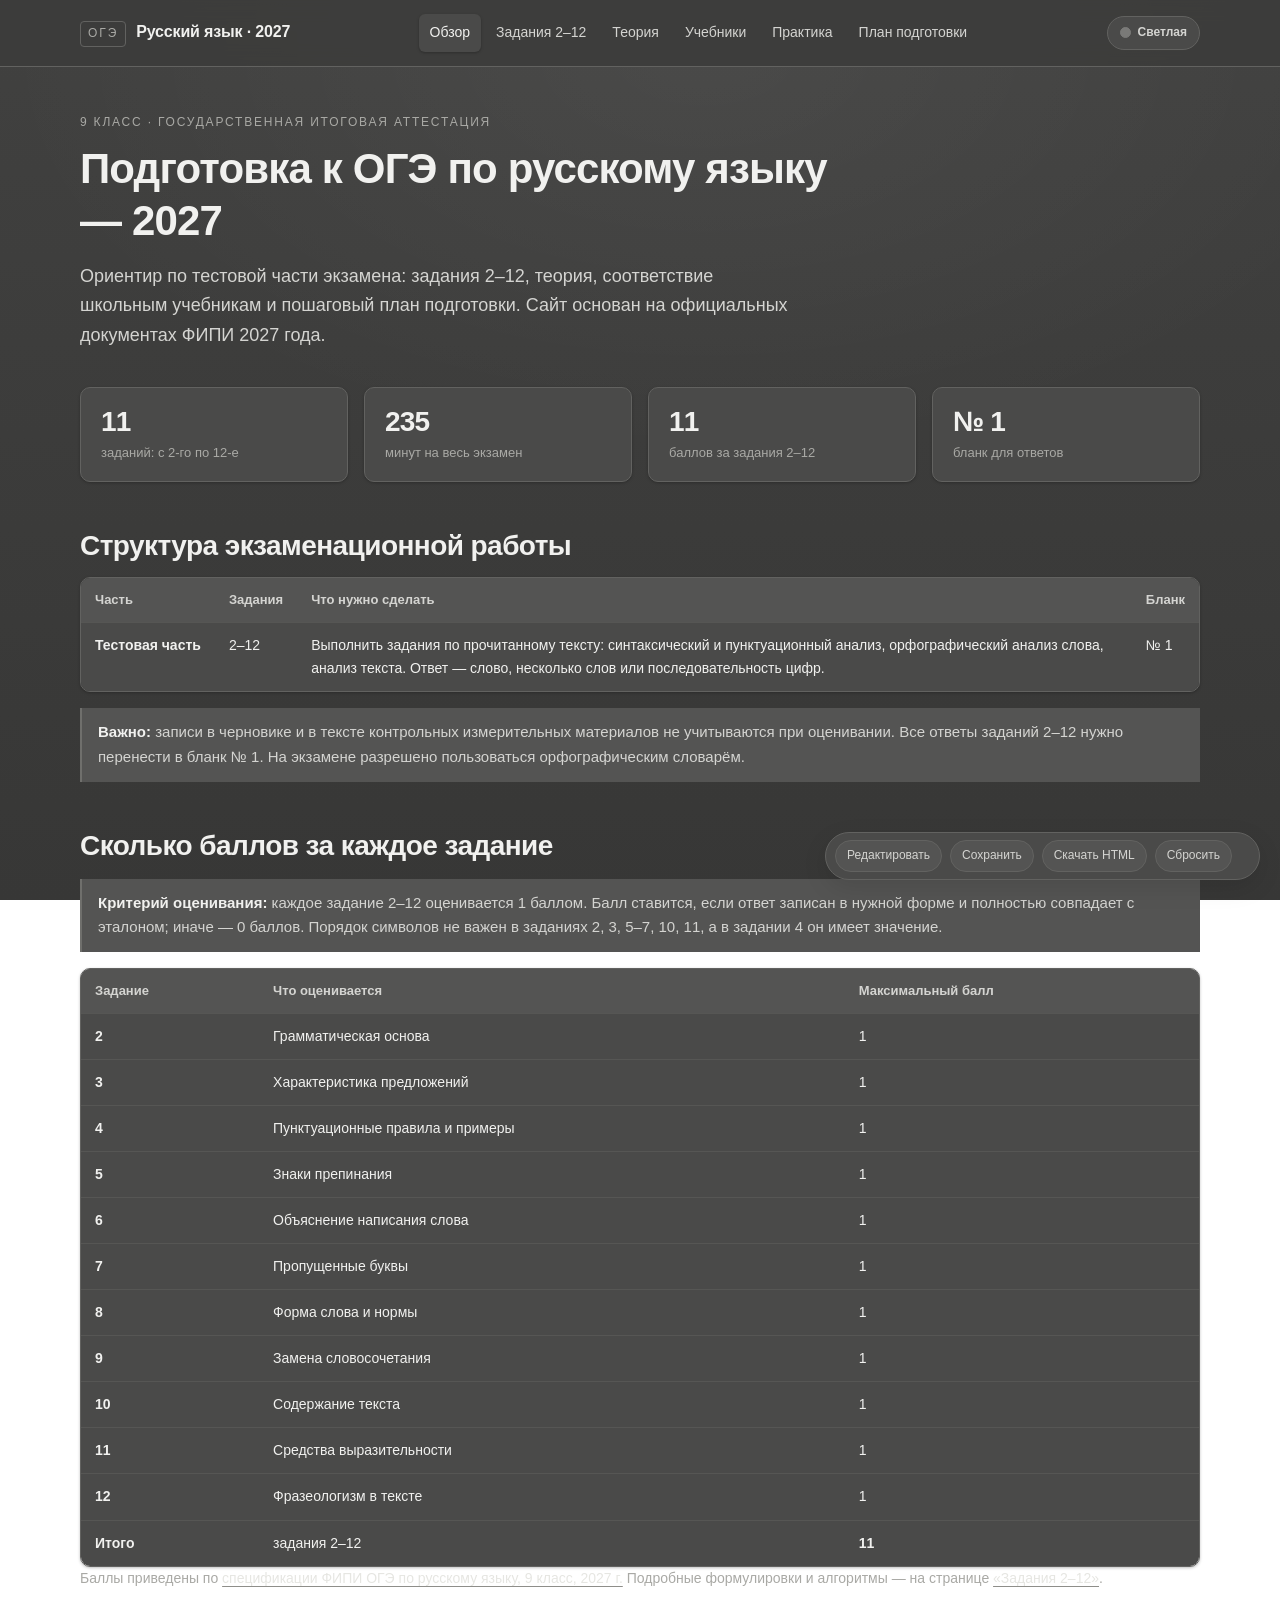
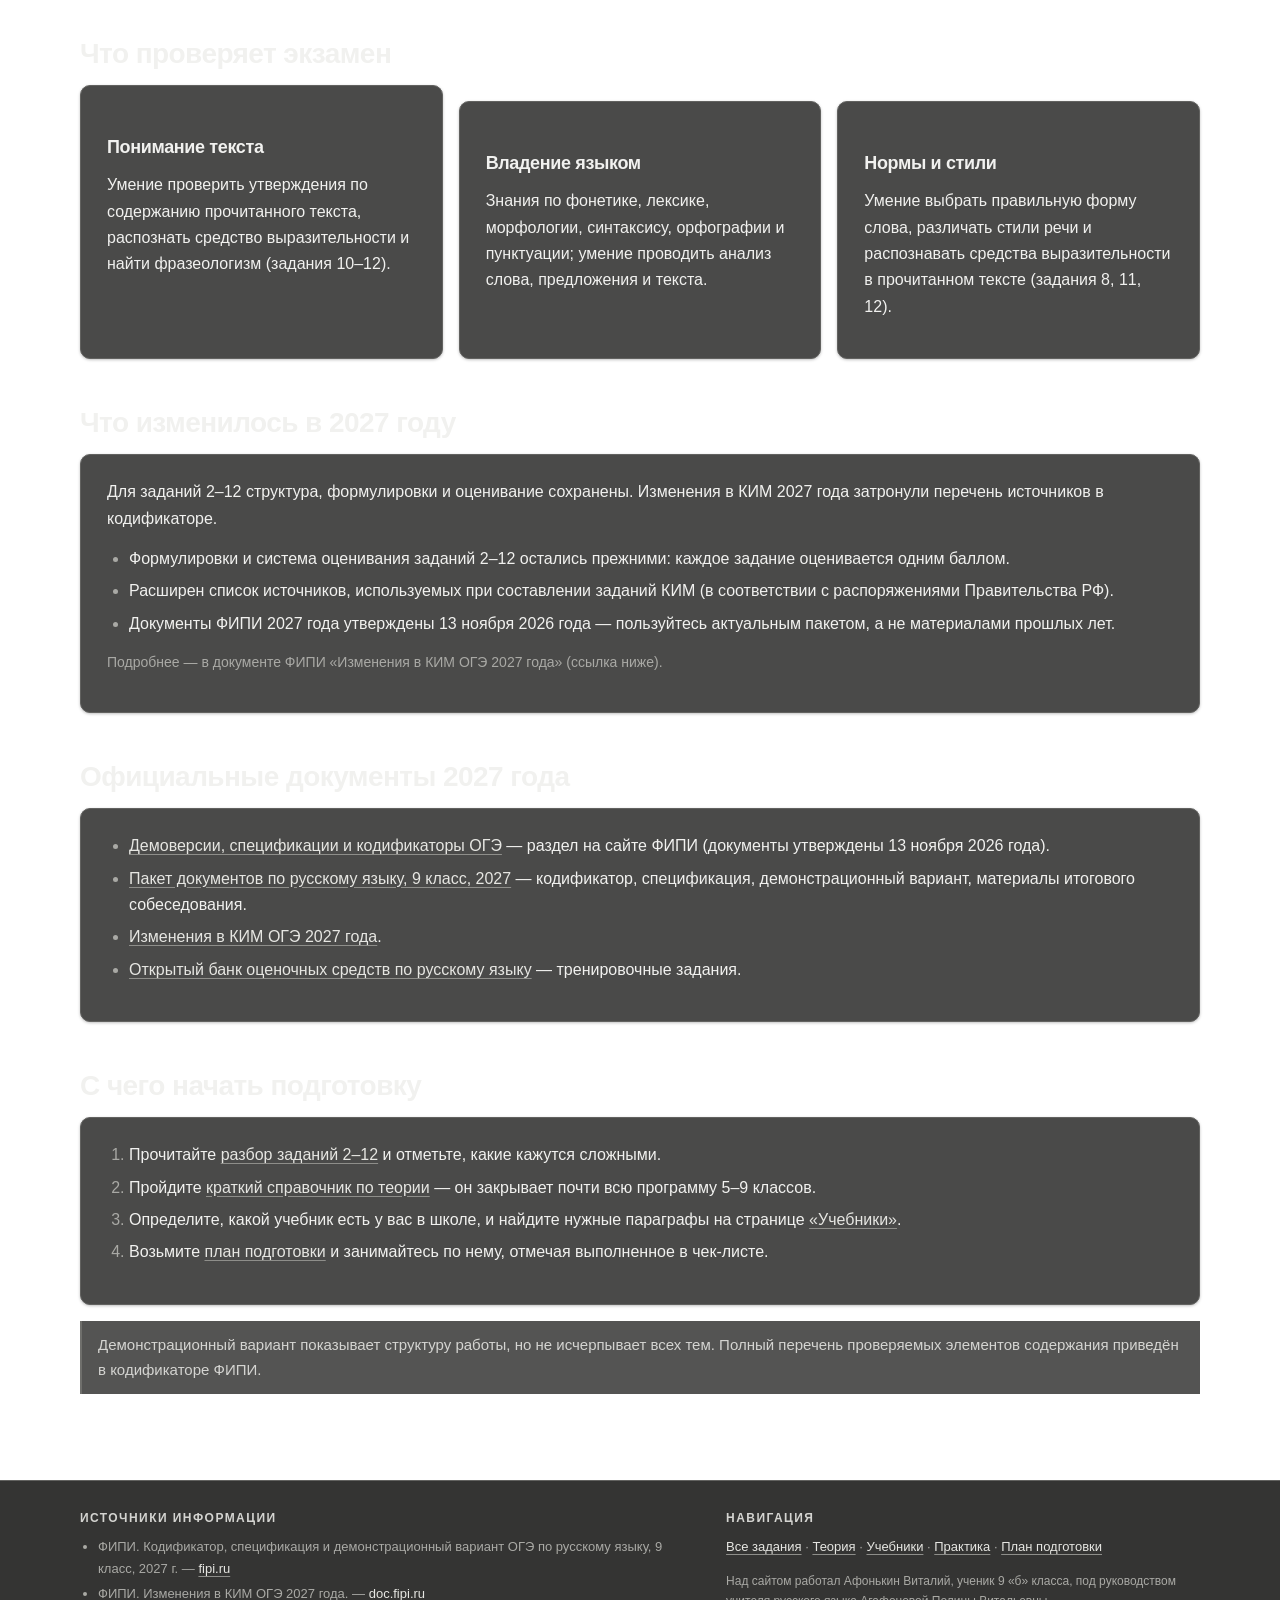
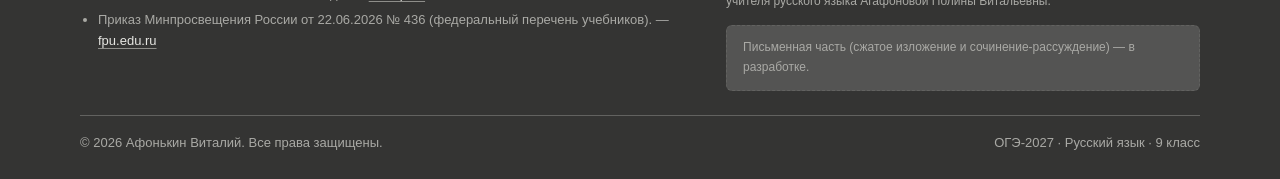
<file: index.html>
<!doctype html>
<html lang="ru">
<head>
  <meta charset="utf-8">
  <meta name="viewport" content="width=device-width, initial-scale=1">
  <meta name="description" content="Подготовка к ОГЭ по русскому языку в 9 классе в 2027 году: задания 2–12, баллы за каждое задание, теория, учебники и план подготовки.">
  <title>ОГЭ‑2027 · Русский язык · Обзор экзамена</title>
  <link rel="stylesheet" href="assets/styles.css">
  <script src="assets/app.js" defer></script>
</head>
<body>

<header class="site-header">
  <div class="wrap header-inner">
    <a class="brand" href="index.html">
      <span class="brand-mark">ОГЭ</span>
      <span class="brand-name">Русский язык · 2027</span>
    </a>
    <button class="menu-toggle" aria-expanded="false">Меню</button>
    <nav class="nav" aria-label="Основная навигация">
      <a href="index.html">Обзор</a>
      <a href="tasks.html">Задания 2–12</a>
      <a href="theory.html">Теория</a>
      <a href="textbooks.html">Учебники</a>
      <a href="practice.html">Практика</a>
      <a href="plan.html">План подготовки</a>
    </nav>
  </div>
</header>

<main class="wrap">
  <div class="page-head">
    <p class="eyebrow" data-editable data-edit-id="index-eyebrow">9 класс · государственная итоговая аттестация</p>
    <h1 data-editable data-edit-id="index-title">Подготовка к ОГЭ по русскому языку — 2027</h1>
    <p class="lead" data-editable data-edit-id="index-lead">Ориентир по тестовой части экзамена: задания 2–12, теория, соответствие школьным учебникам и пошаговый план подготовки. Сайт основан на официальных документах ФИПИ 2027 года.</p>
  </div>

  <section class="grid grid-4" aria-label="Краткие сведения о тестовой части экзамена">
    <div class="fact"><div class="fact-value">11</div><div class="fact-label">заданий: с 2-го по 12-е</div></div>
    <div class="fact"><div class="fact-value">235</div><div class="fact-label">минут на весь экзамен</div></div>
    <div class="fact"><div class="fact-value">11</div><div class="fact-label">баллов за задания 2–12</div></div>
    <div class="fact"><div class="fact-value">№ 1</div><div class="fact-label">бланк для ответов</div></div>
  </section>

  <h2 data-editable data-edit-id="index-h2-structure">Структура экзаменационной работы</h2>
  <div class="table-wrap">
    <table>
      <thead>
        <tr><th>Часть</th><th>Задания</th><th>Что нужно сделать</th><th>Бланк</th></tr>
      </thead>
      <tbody>
        <tr>
          <td>Тестовая часть</td>
          <td>2–12</td>
          <td data-editable data-edit-id="index-part2">Выполнить задания по прочитанному тексту: синтаксический и пунктуационный анализ, орфографический анализ слова, анализ текста. Ответ — слово, несколько слов или последовательность цифр.</td>
          <td>№ 1</td>
        </tr>
      </tbody>
    </table>
  </div>

  <div class="rule" data-editable data-edit-id="index-rule">
    <strong>Важно:</strong> записи в черновике и в тексте контрольных измерительных материалов не учитываются при оценивании. Все ответы заданий 2–12 нужно перенести в бланк № 1. На экзамене разрешено пользоваться орфографическим словарём.
  </div>

  <h2 data-editable data-edit-id="index-h2-scores">Сколько баллов за каждое задание</h2>
  <div class="rule" data-editable data-edit-id="index-scores-rule">
    <strong>Критерий оценивания:</strong> каждое задание 2–12 оценивается 1 баллом. Балл ставится, если ответ записан в нужной форме и полностью совпадает с эталоном; иначе — 0 баллов. Порядок символов не важен в заданиях 2, 3, 5–7, 10, 11, а в задании 4 он имеет значение.
  </div>
  <div class="table-wrap">
    <table>
      <thead>
        <tr><th>Задание</th><th>Что оценивается</th><th>Максимальный балл</th></tr>
      </thead>
      <tbody>
        <tr><td data-editable data-edit-id="index-score-2-task">2</td><td data-editable data-edit-id="index-score-2-name">Грамматическая основа</td><td data-editable data-edit-id="index-score-2-points">1</td></tr>
        <tr><td data-editable data-edit-id="index-score-3-task">3</td><td data-editable data-edit-id="index-score-3-name">Характеристика предложений</td><td data-editable data-edit-id="index-score-3-points">1</td></tr>
        <tr><td data-editable data-edit-id="index-score-4-task">4</td><td data-editable data-edit-id="index-score-4-name">Пунктуационные правила и примеры</td><td data-editable data-edit-id="index-score-4-points">1</td></tr>
        <tr><td data-editable data-edit-id="index-score-5-task">5</td><td data-editable data-edit-id="index-score-5-name">Знаки препинания</td><td data-editable data-edit-id="index-score-5-points">1</td></tr>
        <tr><td data-editable data-edit-id="index-score-6-task">6</td><td data-editable data-edit-id="index-score-6-name">Объяснение написания слова</td><td data-editable data-edit-id="index-score-6-points">1</td></tr>
        <tr><td data-editable data-edit-id="index-score-7-task">7</td><td data-editable data-edit-id="index-score-7-name">Пропущенные буквы</td><td data-editable data-edit-id="index-score-7-points">1</td></tr>
        <tr><td data-editable data-edit-id="index-score-8-task">8</td><td data-editable data-edit-id="index-score-8-name">Форма слова и нормы</td><td data-editable data-edit-id="index-score-8-points">1</td></tr>
        <tr><td data-editable data-edit-id="index-score-9-task">9</td><td data-editable data-edit-id="index-score-9-name">Замена словосочетания</td><td data-editable data-edit-id="index-score-9-points">1</td></tr>
        <tr><td data-editable data-edit-id="index-score-10-task">10</td><td data-editable data-edit-id="index-score-10-name">Содержание текста</td><td data-editable data-edit-id="index-score-10-points">1</td></tr>
        <tr><td data-editable data-edit-id="index-score-11-task">11</td><td data-editable data-edit-id="index-score-11-name">Средства выразительности</td><td data-editable data-edit-id="index-score-11-points">1</td></tr>
        <tr><td data-editable data-edit-id="index-score-12-task">12</td><td data-editable data-edit-id="index-score-12-name">Фразеологизм в тексте</td><td data-editable data-edit-id="index-score-12-points">1</td></tr>
        <tr><td><strong>Итого</strong></td><td data-editable data-edit-id="index-score-total-name">задания 2–12</td><td><strong>11</strong></td></tr>
      </tbody>
    </table>
  </div>
  <p class="note" data-editable data-edit-id="index-scores-note">Баллы приведены по <a href="https://doc.fipi.ru/oge/demoversii-specifikacii-kodifikatory/2027/ru_9_2027.zip" target="_blank" rel="noopener">спецификации ФИПИ ОГЭ по русскому языку, 9 класс, 2027 г.</a> Подробные формулировки и алгоритмы — на странице <a href="tasks.html">«Задания 2–12»</a>.</p>

  <h2 data-editable data-edit-id="index-h2-what">Что проверяет экзамен</h2>
  <div class="grid grid-3">
    <div class="card">
      <h3>Понимание текста</h3>
      <p data-editable data-edit-id="index-card1">Умение проверить утверждения по содержанию прочитанного текста, распознать средство выразительности и найти фразеологизм (задания 10–12).</p>
    </div>
    <div class="card">
      <h3>Владение языком</h3>
      <p data-editable data-edit-id="index-card2">Знания по фонетике, лексике, морфологии, синтаксису, орфографии и пунктуации; умение проводить анализ слова, предложения и текста.</p>
    </div>
    <div class="card">
      <h3>Нормы и стили</h3>
      <p data-editable data-edit-id="index-card3">Умение выбрать правильную форму слова, различать стили речи и распознавать средства выразительности в прочитанном тексте (задания 8, 11, 12).</p>
    </div>
  </div>

  <h2 data-editable data-edit-id="index-h2-changes">Что изменилось в 2027 году</h2>
  <div class="card">
    <p data-editable data-edit-id="index-changes-intro">Для заданий 2–12 структура, формулировки и оценивание сохранены. Изменения в КИМ 2027 года затронули перечень источников в кодификаторе.</p>
    <ul data-editable data-edit-id="index-changes-list">
      <li>Формулировки и система оценивания заданий 2–12 остались прежними: каждое задание оценивается одним баллом.</li>
      <li>Расширен список источников, используемых при составлении заданий КИМ (в соответствии с распоряжениями Правительства РФ).</li>
      <li>Документы ФИПИ 2027 года утверждены 13 ноября 2026 года — пользуйтесь актуальным пакетом, а не материалами прошлых лет.</li>
    </ul>
    <p class="note">Подробнее — в документе ФИПИ «Изменения в КИМ ОГЭ 2027 года» (ссылка ниже).</p>
  </div>

  <h2 data-editable data-edit-id="index-h2-docs">Официальные документы 2027 года</h2>
  <div class="card">
    <ul data-editable data-edit-id="index-docs-list">
      <li><a href="https://fipi.ru/oge/demoversii-specifikacii-kodifikatory" target="_blank" rel="noopener">Демоверсии, спецификации и кодификаторы ОГЭ</a> — раздел на сайте ФИПИ (документы утверждены 13 ноября 2026 года).</li>
      <li><a href="https://doc.fipi.ru/oge/demoversii-specifikacii-kodifikatory/2027/ru_9_2027.zip" target="_blank" rel="noopener">Пакет документов по русскому языку, 9 класс, 2027</a> — кодификатор, спецификация, демонстрационный вариант, материалы итогового собеседования.</li>
      <li><a href="https://doc.fipi.ru/oge/demoversii-specifikacii-kodifikatory/2027/Izmeneniya_KIM_OGE_2027.pdf" target="_blank" rel="noopener">Изменения в КИМ ОГЭ 2027 года</a>.</li>
      <li><a href="https://oge.fipi.ru/bank/index.php?proj=BD98FF424631BFE24D6010A4B1266CA8" target="_blank" rel="noopener">Открытый банк оценочных средств по русскому языку</a> — тренировочные задания.</li>
    </ul>
  </div>

  <h2 data-editable data-edit-id="index-h2-start">С чего начать подготовку</h2>
  <div class="card">
    <ol data-editable data-edit-id="index-start-list">
      <li>Прочитайте <a href="tasks.html">разбор заданий 2–12</a> и отметьте, какие кажутся сложными.</li>
      <li>Пройдите <a href="theory.html">краткий справочник по теории</a> — он закрывает почти всю программу 5–9 классов.</li>
      <li>Определите, какой учебник есть у вас в школе, и найдите нужные параграфы на странице <a href="textbooks.html">«Учебники»</a>.</li>
      <li>Возьмите <a href="plan.html">план подготовки</a> и занимайтесь по нему, отмечая выполненное в чек-листе.</li>
    </ol>
  </div>

  <div class="rule" data-editable data-edit-id="index-note">
    Демонстрационный вариант показывает структуру работы, но не исчерпывает всех тем. Полный перечень проверяемых элементов содержания приведён в кодификаторе ФИПИ.
  </div>
</main>

<footer class="site-footer">
  <div class="wrap">
    <div class="footer-grid">
      <div>
        <h4>Источники информации</h4>
        <ul>
          <li>ФИПИ. Кодификатор, спецификация и демонстрационный вариант ОГЭ по русскому языку, 9 класс, 2027 г. — <a href="https://fipi.ru/oge/demoversii-specifikacii-kodifikatory" target="_blank" rel="noopener">fipi.ru</a></li>
          <li>ФИПИ. Изменения в КИМ ОГЭ 2027 года. — <a href="https://doc.fipi.ru/oge/demoversii-specifikacii-kodifikatory/2027/Izmeneniya_KIM_OGE_2027.pdf" target="_blank" rel="noopener">doc.fipi.ru</a></li>
          <li>Приказ Минпросвещения России от 22.06.2026 № 436 (федеральный перечень учебников). — <a href="https://fpu.edu.ru/" target="_blank" rel="noopener">fpu.edu.ru</a></li>
        </ul>
      </div>
      <div>
        <h4>Навигация</h4>
        <p><a href="tasks.html">Все задания</a> · <a href="theory.html">Теория</a> · <a href="textbooks.html">Учебники</a> · <a href="practice.html">Практика</a> · <a href="plan.html">План подготовки</a></p>
        <p class="credit">Над сайтом работал Афонькин Виталий, ученик 9 «б» класса, под руководством учителя русского языка Агафоновой Полины Витальевны.</p>
        <p class="dev-note footer-note">Письменная часть (сжатое изложение и сочинение-рассуждение) — в разработке.</p>
      </div>
    </div>
    <div class="footer-bottom">
      <span>© 2026 Афонькин Виталий. Все права защищены.</span>
      <span>ОГЭ‑2027 · Русский язык · 9 класс</span>
    </div>
  </div>
</footer>

<div class="edit-hint">Режим редактирования включён — нажимайте на текст и меняйте его</div>
<div class="edit-bar" id="editBar" role="toolbar" aria-label="Редактирование страницы">
  <button id="editToggle" type="button">Редактировать</button>
  <button id="editSave" type="button">Сохранить</button>
  <button id="editExport" type="button">Скачать HTML</button>
  <button id="editReset" type="button">Сбросить</button>
  <span id="editStatus" class="note" style="align-self:center;min-width:10px"></span>
</div>

</body>
</html>
</file>
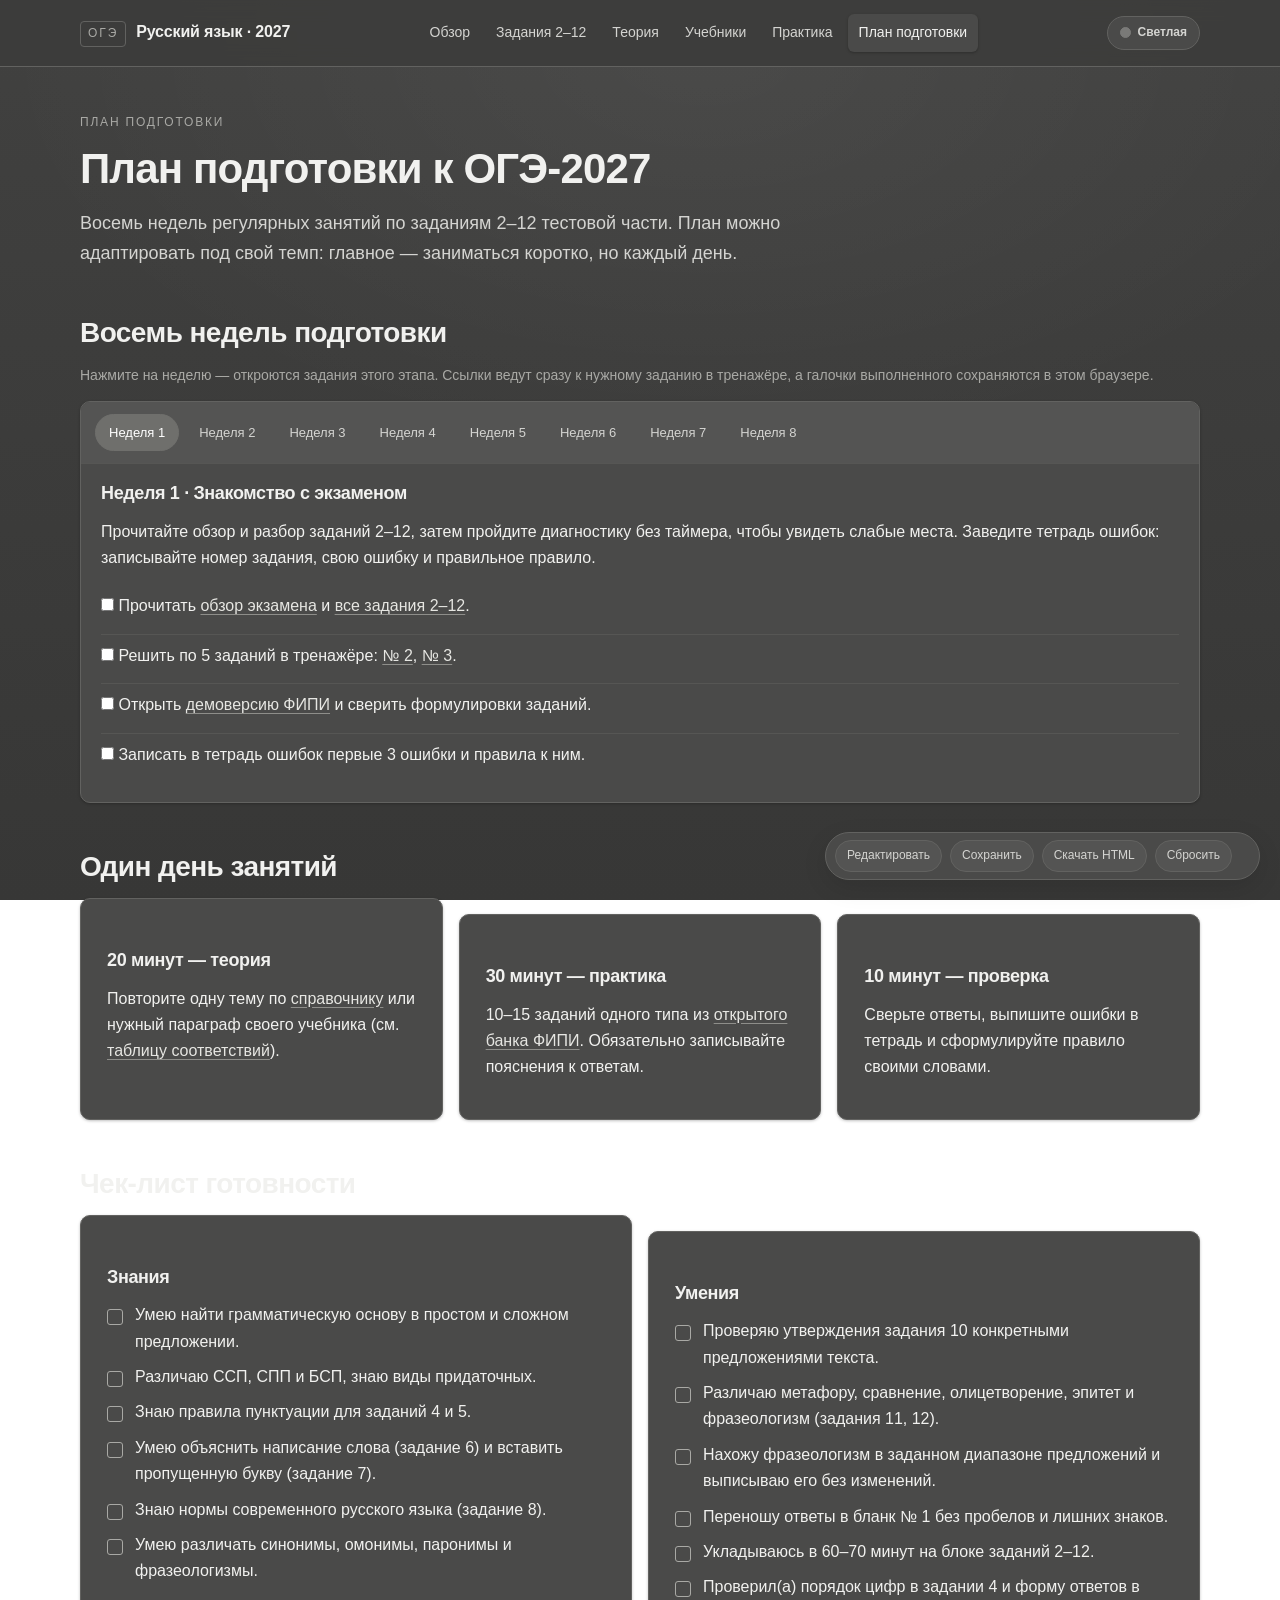
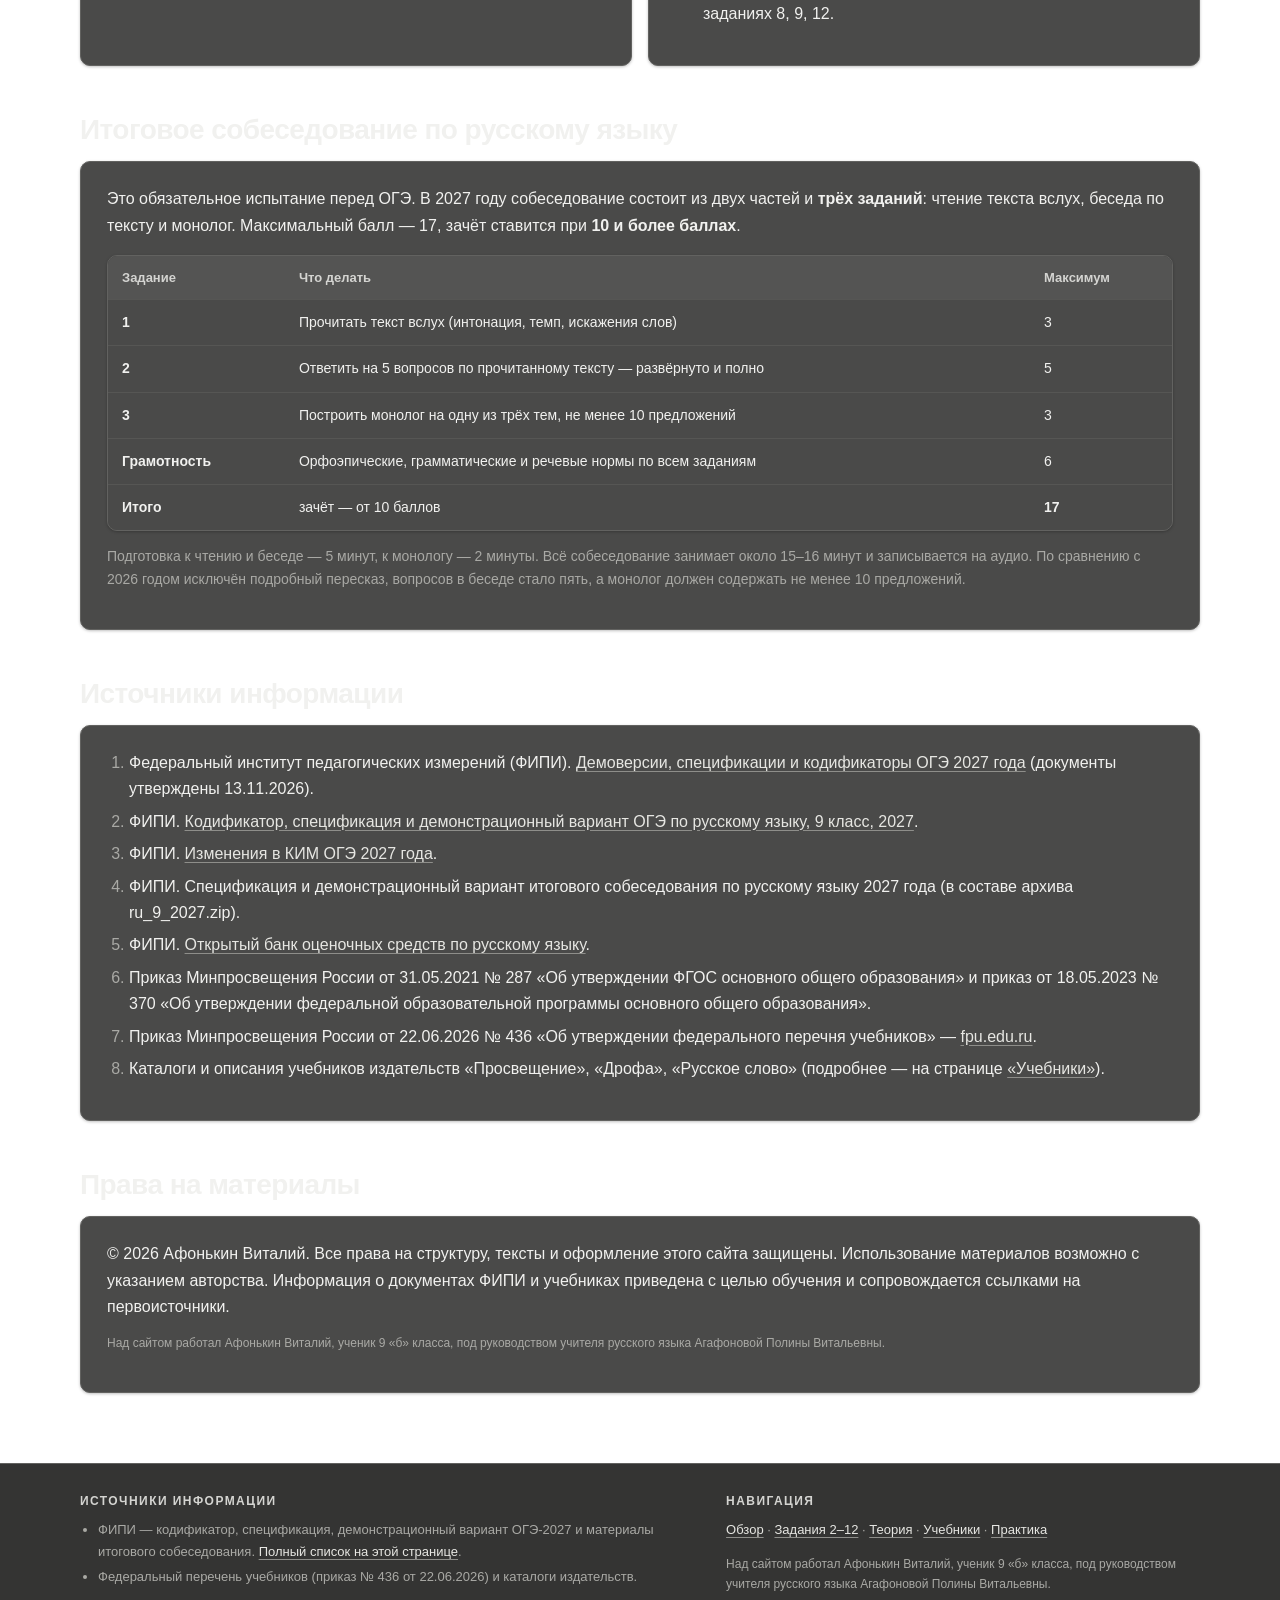
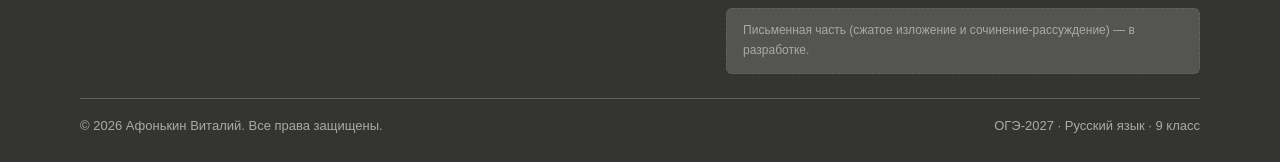
<file: plan.html>
<!doctype html>
<html lang="ru">
<head>
  <meta charset="utf-8">
  <meta name="viewport" content="width=device-width, initial-scale=1">
  <meta name="description" content="План подготовки к заданиям 2–12 ОГЭ по русскому языку 2027: 8 недель, ежедневный режим, чек-листы, источники.">
  <title>ОГЭ‑2027 · Русский язык · План подготовки</title>
  <link rel="stylesheet" href="assets/styles.css">
  <script src="assets/app.js" defer></script>
</head>
<body>

<header class="site-header">
  <div class="wrap header-inner">
    <a class="brand" href="index.html"><span class="brand-mark">ОГЭ</span><span class="brand-name">Русский язык · 2027</span></a>
    <button class="menu-toggle" aria-expanded="false">Меню</button>
    <nav class="nav" aria-label="Основная навигация">
      <a href="index.html">Обзор</a>
      <a href="tasks.html">Задания 2–12</a>
      <a href="theory.html">Теория</a>
      <a href="textbooks.html">Учебники</a>
      <a href="practice.html">Практика</a>
      <a href="plan.html">План подготовки</a>
    </nav>
  </div>
</header>

<main class="wrap">
  <div class="page-head">
    <p class="eyebrow" data-editable data-edit-id="plan-eyebrow">План подготовки</p>
    <h1 data-editable data-edit-id="plan-title">План подготовки к ОГЭ‑2027</h1>
    <p class="lead" data-editable data-edit-id="plan-lead">Восемь недель регулярных занятий по заданиям 2–12 тестовой части. План можно адаптировать под свой темп: главное — заниматься коротко, но каждый день.</p>
  </div>

  <h2 data-editable data-edit-id="plan-h2-weeks">Восемь недель подготовки</h2>
  <p class="note" data-editable data-edit-id="plan-weeks-hint">Нажмите на неделю — откроются задания этого этапа. Ссылки ведут сразу к нужному заданию в тренажёре, а галочки выполненного сохраняются в этом браузере.</p>
  <div class="tabs" data-tabs="plan-weeks">
    <div class="tab-list" role="tablist" aria-label="Недели подготовки">
      <button class="tab-btn is-active" type="button" role="tab" aria-selected="true" data-tab="week1">Неделя 1</button>
      <button class="tab-btn" type="button" role="tab" aria-selected="false" data-tab="week2">Неделя 2</button>
      <button class="tab-btn" type="button" role="tab" aria-selected="false" data-tab="week3">Неделя 3</button>
      <button class="tab-btn" type="button" role="tab" aria-selected="false" data-tab="week4">Неделя 4</button>
      <button class="tab-btn" type="button" role="tab" aria-selected="false" data-tab="week5">Неделя 5</button>
      <button class="tab-btn" type="button" role="tab" aria-selected="false" data-tab="week6">Неделя 6</button>
      <button class="tab-btn" type="button" role="tab" aria-selected="false" data-tab="week7">Неделя 7</button>
      <button class="tab-btn" type="button" role="tab" aria-selected="false" data-tab="week8">Неделя 8</button>
    </div>
    <div class="tab-panels">
      <section class="tab-panel" data-panel="week1" role="tabpanel">
        <h3>Неделя 1 · Знакомство с экзаменом</h3>
        <p data-editable data-edit-id="plan-week1">Прочитайте обзор и разбор заданий 2–12, затем пройдите диагностику без таймера, чтобы увидеть слабые места. Заведите тетрадь ошибок: записывайте номер задания, свою ошибку и правильное правило.</p>
        <ul class="week-task-list">
          <li><label><input type="checkbox" data-progress="w1a"> Прочитать <a href="index.html">обзор экзамена</a> и <a href="tasks.html">все задания 2–12</a>.</label></li>
          <li><label><input type="checkbox" data-progress="w1b"> Решить по 5 заданий в тренажёре: <a href="practice.html?task=2">№ 2</a>, <a href="practice.html?task=3">№ 3</a>.</label></li>
          <li><label><input type="checkbox" data-progress="w1c"> Открыть <a href="https://fipi.ru/oge/demoversii-specifikacii-kodifikatory" target="_blank" rel="noopener">демоверсию ФИПИ</a> и сверить формулировки заданий.</label></li>
          <li><label><input type="checkbox" data-progress="w1d"> Записать в тетрадь ошибок первые 3 ошибки и правила к ним.</label></li>
        </ul>
      </section>
      <section class="tab-panel" data-panel="week2" role="tabpanel" hidden>
        <h3>Неделя 2 · Лексика и выразительность (задания 11, 12)</h3>
        <p data-editable data-edit-id="plan-week2">Повторите лексику и средства выразительности. Составьте словарик тропов и фразеологизмов: метафора, сравнение, олицетворение, эпитет, гипербола. Ежедневно находите по 3–5 примеров в текстах и объясняйте их значение.</p>
        <ul class="week-task-list">
          <li><label><input type="checkbox" data-progress="w2a"> Прочитать <a href="theory.html#phonetics">лексику и тропы в справочнике</a>.</label></li>
          <li><label><input type="checkbox" data-progress="w2b"> Разобрать формулировки <a href="tasks.html#task11">задания 11</a> и <a href="tasks.html#task12">задания 12</a>.</label></li>
          <li><label><input type="checkbox" data-progress="w2c"> Решить по 10 заданий: <a href="practice.html?task=11">тренажёр № 11</a>, <a href="practice.html?task=12">тренажёр № 12</a>.</label></li>
          <li><label><input type="checkbox" data-progress="w2d"> Выписать 10 фразеологизмов и объяснить их значение.</label></li>
        </ul>
      </section>
      <section class="tab-panel" data-panel="week3" role="tabpanel" hidden>
        <h3>Неделя 3 · Синтаксис (задания 2, 3, 9)</h3>
        <p data-editable data-edit-id="plan-week3">Повторите грамматическую основу, типы предложений и виды связи. По 10–15 заданий в день на поиск основ и характеристику предложений. Для задания 9 тренируйте замену «управление → согласование».</p>
        <ul class="week-task-list">
          <li><label><input type="checkbox" data-progress="w3a"> Повторить <a href="theory.html#syntax">синтаксис в справочнике</a>.</label></li>
          <li><label><input type="checkbox" data-progress="w3b"> Выполнить <a href="practice.html?task=2">задания № 2</a> на грамматическую основу.</label></li>
          <li><label><input type="checkbox" data-progress="w3c"> Выполнить <a href="practice.html?task=3">задания № 3</a> на характеристику предложений.</label></li>
          <li><label><input type="checkbox" data-progress="w3d"> Потренировать <a href="practice.html?task=9">задание № 9</a> на замену словосочетания.</label></li>
        </ul>
      </section>
      <section class="tab-panel" data-panel="week4" role="tabpanel" hidden>
        <h3>Неделя 4 · Пунктуация (задания 4, 5)</h3>
        <p data-editable data-edit-id="plan-week4">Составьте таблицу правил и решайте задания на соответствие правила и примера. В задании 5 тренируйтесь расставлять знаки, а потом выписывать только цифры.</p>
        <ul class="week-task-list">
          <li><label><input type="checkbox" data-progress="w4a"> Составить таблицу по <a href="theory.html#punctuation">пунктуации</a>.</label></li>
          <li><label><input type="checkbox" data-progress="w4b"> Разобрать <a href="tasks.html#task4">задание 4</a> и сделать 10 заданий в <a href="practice.html?task=4">тренажёре № 4</a>.</label></li>
          <li><label><input type="checkbox" data-progress="w4c"> Разобрать <a href="tasks.html#task5">задание 5</a> и сделать 10 заданий в <a href="practice.html?task=5">тренажёре № 5</a>.</label></li>
          <li><label><input type="checkbox" data-progress="w4d"> Проверить порядок цифр в задании 4 по <a href="index.html">таблице баллов</a>.</label></li>
        </ul>
      </section>
      <section class="tab-panel" data-panel="week5" role="tabpanel" hidden>
        <h3>Неделя 5 · Орфография и нормы (задания 6, 7, 8)</h3>
        <p data-editable data-edit-id="plan-week5">Повторите корни, приставки и суффиксы. Заведите список «своих» слов, в которых ошибаетесь чаще всего. Задание 8 тренируйте как диктант: записывайте форму слова без подсказки.</p>
        <ul class="week-task-list">
          <li><label><input type="checkbox" data-progress="w5a"> Повторить <a href="theory.html#orthography">орфографию</a> и <a href="theory.html#morphology">морфологию</a>.</label></li>
          <li><label><input type="checkbox" data-progress="w5b"> Решить 10 заданий <a href="practice.html?task=6">№ 6</a> (объяснение написания).</label></li>
          <li><label><input type="checkbox" data-progress="w5c"> Решить 10 заданий <a href="practice.html?task=7">№ 7</a> (пропущенные буквы).</label></li>
          <li><label><input type="checkbox" data-progress="w5d"> Решить 10 заданий <a href="practice.html?task=8">№ 8</a> (форма слова и нормы).</label></li>
        </ul>
      </section>
      <section class="tab-panel" data-panel="week6" role="tabpanel" hidden>
        <h3>Неделя 6 · Анализ текста (задания 10, 11, 12)</h3>
        <p data-editable data-edit-id="plan-week6">Читайте текст дважды: сначала — о чём он, затем — как устроен. Выписывайте тропы и фразеологизмы в отдельный словарик. Проверяйте каждое утверждение задания 10 конкретным номером предложения.</p>
        <ul class="week-task-list">
          <li><label><input type="checkbox" data-progress="w6a"> Прочитать раздел <a href="theory.html#text">«Анализ текста»</a>.</label></li>
          <li><label><input type="checkbox" data-progress="w6b"> Проверить 10 утверждений в <a href="practice.html?task=10">тренажёре № 10</a>.</label></li>
          <li><label><input type="checkbox" data-progress="w6c"> Найти средства выразительности: <a href="practice.html?task=11">№ 11</a>.</label></li>
          <li><label><input type="checkbox" data-progress="w6d"> Выписать фразеологизмы: <a href="practice.html?task=12">№ 12</a>.</label></li>
        </ul>
      </section>
      <section class="tab-panel" data-panel="week7" role="tabpanel" hidden>
        <h3>Неделя 7 · Повторение по учебнику и смешанные задания</h3>
        <p data-editable data-edit-id="plan-week7">Откройте страницу учебников, найдите свой и повторите темы из таблицы соответствий. Затем решите 3–4 смешанных набора заданий 2–12, чтобы научиться переключаться между разделами.</p>
        <ul class="week-task-list">
          <li><label><input type="checkbox" data-progress="w7a"> Выбрать свой учебник на странице <a href="textbooks.html">«Учебники»</a> и открыть его.</label></li>
          <li><label><input type="checkbox" data-progress="w7b"> Повторить 3 темы по таблице соответствий в учебнике.</label></li>
          <li><label><input type="checkbox" data-progress="w7c"> Решить 20 случайных заданий в <a href="practice.html">общем тренажёре</a>.</label></li>
          <li><label><input type="checkbox" data-progress="w7d"> Записать в тетрадь ошибок всё, что не получилось с первого раза.</label></li>
        </ul>
      </section>
      <section class="tab-panel" data-panel="week8" role="tabpanel" hidden>
        <h3>Неделя 8 · Пробники и повторение</h3>
        <p data-editable data-edit-id="plan-week8">Решите 2–3 подборки заданий 2–12 за 60–70 минут с переносом ответов в бланк № 1. Разберите все ошибки, вернитесь к тетради ошибок. За день до экзамена — только повторение правил и отдых.</p>
        <ul class="week-task-list">
          <li><label><input type="checkbox" data-progress="w8a"> Пройти пробник из <a href="practice.html">тренажёра</a> на время (60–70 минут).</label></li>
          <li><label><input type="checkbox" data-progress="w8b"> Выполнить задания из <a href="https://oge.fipi.ru/bank/index.php?proj=BD98FF424631BFE24D6010A4B1266CA8" target="_blank" rel="noopener">открытого банка ФИПИ</a>.</label></li>
          <li><label><input type="checkbox" data-progress="w8c"> Проверить <a href="plan.html#checklist">чек-лист готовности</a> ниже.</label></li>
          <li><label><input type="checkbox" data-progress="w8d"> Ещё раз просмотреть <a href="index.html">таблицу баллов</a> и правила переноса ответов.</label></li>
        </ul>
      </section>
    </div>
  </div>

  <h2 data-editable data-edit-id="plan-h2-day">Один день занятий</h2>
  <div class="grid grid-3">
    <div class="card">
      <h3>20 минут — теория</h3>
      <p data-editable data-edit-id="plan-day-theory">Повторите одну тему по <a href="theory.html">справочнику</a> или нужный параграф своего учебника (см. <a href="textbooks.html">таблицу соответствий</a>).</p>
    </div>
    <div class="card">
      <h3>30 минут — практика</h3>
      <p data-editable data-edit-id="plan-day-practice">10–15 заданий одного типа из <a href="https://oge.fipi.ru/bank/index.php?proj=BD98FF424631BFE24D6010A4B1266CA8" target="_blank" rel="noopener">открытого банка ФИПИ</a>. Обязательно записывайте пояснения к ответам.</p>
    </div>
    <div class="card">
      <h3>10 минут — проверка</h3>
      <p data-editable data-edit-id="plan-day-check">Сверьте ответы, выпишите ошибки в тетрадь и сформулируйте правило своими словами.</p>
    </div>
  </div>

  <h2 id="checklist" data-editable data-edit-id="plan-h2-checklist">Чек-лист готовности</h2>
  <div class="grid grid-2">
    <div class="card">
      <h3>Знания</h3>
      <ul class="checklist" data-editable data-edit-id="plan-knowledge">
        <li>Умею найти грамматическую основу в простом и сложном предложении.</li>
        <li>Различаю ССП, СПП и БСП, знаю виды придаточных.</li>
        <li>Знаю правила пунктуации для заданий 4 и 5.</li>
        <li>Умею объяснить написание слова (задание 6) и вставить пропущенную букву (задание 7).</li>
        <li>Знаю нормы современного русского языка (задание 8).</li>
        <li>Умею различать синонимы, омонимы, паронимы и фразеологизмы.</li>
      </ul>
    </div>
    <div class="card">
      <h3>Умения</h3>
      <ul class="checklist" data-editable data-edit-id="plan-skills">
        <li>Проверяю утверждения задания 10 конкретными предложениями текста.</li>
        <li>Различаю метафору, сравнение, олицетворение, эпитет и фразеологизм (задания 11, 12).</li>
        <li>Нахожу фразеологизм в заданном диапазоне предложений и выписываю его без изменений.</li>
        <li>Переношу ответы в бланк № 1 без пробелов и лишних знаков.</li>
        <li>Укладываюсь в 60–70 минут на блоке заданий 2–12.</li>
        <li>Проверил(а) порядок цифр в задании 4 и форму ответов в заданиях 8, 9, 12.</li>
      </ul>
    </div>
  </div>

  <h2 data-editable data-edit-id="plan-h2-sobesed">Итоговое собеседование по русскому языку</h2>
  <div class="card">
    <p data-editable data-edit-id="plan-sobesed-intro">Это обязательное испытание перед ОГЭ. В 2027 году собеседование состоит из двух частей и <strong>трёх заданий</strong>: чтение текста вслух, беседа по тексту и монолог. Максимальный балл — 17, зачёт ставится при <strong>10 и более баллах</strong>.</p>
    <div class="table-wrap" style="margin-top:16px">
      <table>
        <thead><tr><th>Задание</th><th>Что делать</th><th>Максимум</th></tr></thead>
        <tbody>
          <tr><td>1</td><td>Прочитать текст вслух (интонация, темп, искажения слов)</td><td>3</td></tr>
          <tr><td>2</td><td>Ответить на 5 вопросов по прочитанному тексту — развёрнуто и полно</td><td>5</td></tr>
          <tr><td>3</td><td>Построить монолог на одну из трёх тем, не менее 10 предложений</td><td>3</td></tr>
          <tr><td>Грамотность</td><td>Орфоэпические, грамматические и речевые нормы по всем заданиям</td><td>6</td></tr>
          <tr><td><strong>Итого</strong></td><td>зачёт — от 10 баллов</td><td><strong>17</strong></td></tr>
        </tbody>
      </table>
    </div>
    <p class="note" style="margin-top:14px" data-editable data-edit-id="plan-sobesed-note">Подготовка к чтению и беседе — 5 минут, к монологу — 2 минуты. Всё собеседование занимает около 15–16 минут и записывается на аудио. По сравнению с 2026 годом исключён подробный пересказ, вопросов в беседе стало пять, а монолог должен содержать не менее 10 предложений.</p>
  </div>

  <h2 id="sources" data-editable data-edit-id="plan-h2-sources">Источники информации</h2>
  <div class="card">
    <ol data-editable data-edit-id="plan-sources">
      <li>Федеральный институт педагогических измерений (ФИПИ). <a href="https://fipi.ru/oge/demoversii-specifikacii-kodifikatory" target="_blank" rel="noopener">Демоверсии, спецификации и кодификаторы ОГЭ 2027 года</a> (документы утверждены 13.11.2026).</li>
      <li>ФИПИ. <a href="https://doc.fipi.ru/oge/demoversii-specifikacii-kodifikatory/2027/ru_9_2027.zip" target="_blank" rel="noopener">Кодификатор, спецификация и демонстрационный вариант ОГЭ по русскому языку, 9 класс, 2027</a>.</li>
      <li>ФИПИ. <a href="https://doc.fipi.ru/oge/demoversii-specifikacii-kodifikatory/2027/Izmeneniya_KIM_OGE_2027.pdf" target="_blank" rel="noopener">Изменения в КИМ ОГЭ 2027 года</a>.</li>
      <li>ФИПИ. Спецификация и демонстрационный вариант итогового собеседования по русскому языку 2027 года (в составе архива ru_9_2027.zip).</li>
      <li>ФИПИ. <a href="https://oge.fipi.ru/bank/index.php?proj=BD98FF424631BFE24D6010A4B1266CA8" target="_blank" rel="noopener">Открытый банк оценочных средств по русскому языку</a>.</li>
      <li>Приказ Минпросвещения России от 31.05.2021 № 287 «Об утверждении ФГОС основного общего образования» и приказ от 18.05.2023 № 370 «Об утверждении федеральной образовательной программы основного общего образования».</li>
      <li>Приказ Минпросвещения России от 22.06.2026 № 436 «Об утверждении федерального перечня учебников» — <a href="https://fpu.edu.ru/" target="_blank" rel="noopener">fpu.edu.ru</a>.</li>
      <li>Каталоги и описания учебников издательств «Просвещение», «Дрофа», «Русское слово» (подробнее — на странице <a href="textbooks.html">«Учебники»</a>).</li>
    </ol>
  </div>

  <h2 data-editable data-edit-id="plan-h2-rights">Права на материалы</h2>
  <div class="card">
    <p data-editable data-edit-id="plan-rights">© 2026 Афонькин Виталий. Все права на структуру, тексты и оформление этого сайта защищены. Использование материалов возможно с указанием авторства. Информация о документах ФИПИ и учебниках приведена с целью обучения и сопровождается ссылками на первоисточники.</p>
    <p class="credit" data-editable data-edit-id="plan-credit">Над сайтом работал Афонькин Виталий, ученик 9 «б» класса, под руководством учителя русского языка Агафоновой Полины Витальевны.</p>
  </div>
</main>

<footer class="site-footer">
  <div class="wrap">
    <div class="footer-grid">
      <div>
        <h4>Источники информации</h4>
        <ul>
          <li>ФИПИ — кодификатор, спецификация, демонстрационный вариант ОГЭ‑2027 и материалы итогового собеседования. <a href="#sources">Полный список на этой странице</a>.</li>
          <li>Федеральный перечень учебников (приказ № 436 от 22.06.2026) и каталоги издательств.</li>
        </ul>
      </div>
      <div>
        <h4>Навигация</h4>
        <p><a href="index.html">Обзор</a> · <a href="tasks.html">Задания 2–12</a> · <a href="theory.html">Теория</a> · <a href="textbooks.html">Учебники</a> · <a href="practice.html">Практика</a></p>
        <p class="credit">Над сайтом работал Афонькин Виталий, ученик 9 «б» класса, под руководством учителя русского языка Агафоновой Полины Витальевны.</p>
        <p class="dev-note footer-note">Письменная часть (сжатое изложение и сочинение-рассуждение) — в разработке.</p>
      </div>
    </div>
    <div class="footer-bottom">
      <span>© 2026 Афонькин Виталий. Все права защищены.</span>
      <span>ОГЭ‑2027 · Русский язык · 9 класс</span>
    </div>
  </div>
</footer>

<div class="edit-hint">Режим редактирования включён — нажимайте на текст и меняйте его</div>
<div class="edit-bar" id="editBar" role="toolbar" aria-label="Редактирование страницы">
  <button id="editToggle" type="button">Редактировать</button>
  <button id="editSave" type="button">Сохранить</button>
  <button id="editExport" type="button">Скачать HTML</button>
  <button id="editReset" type="button">Сбросить</button>
  <span id="editStatus" class="note" style="align-self:center;min-width:10px"></span>
</div>

</body>
</html>
</file>
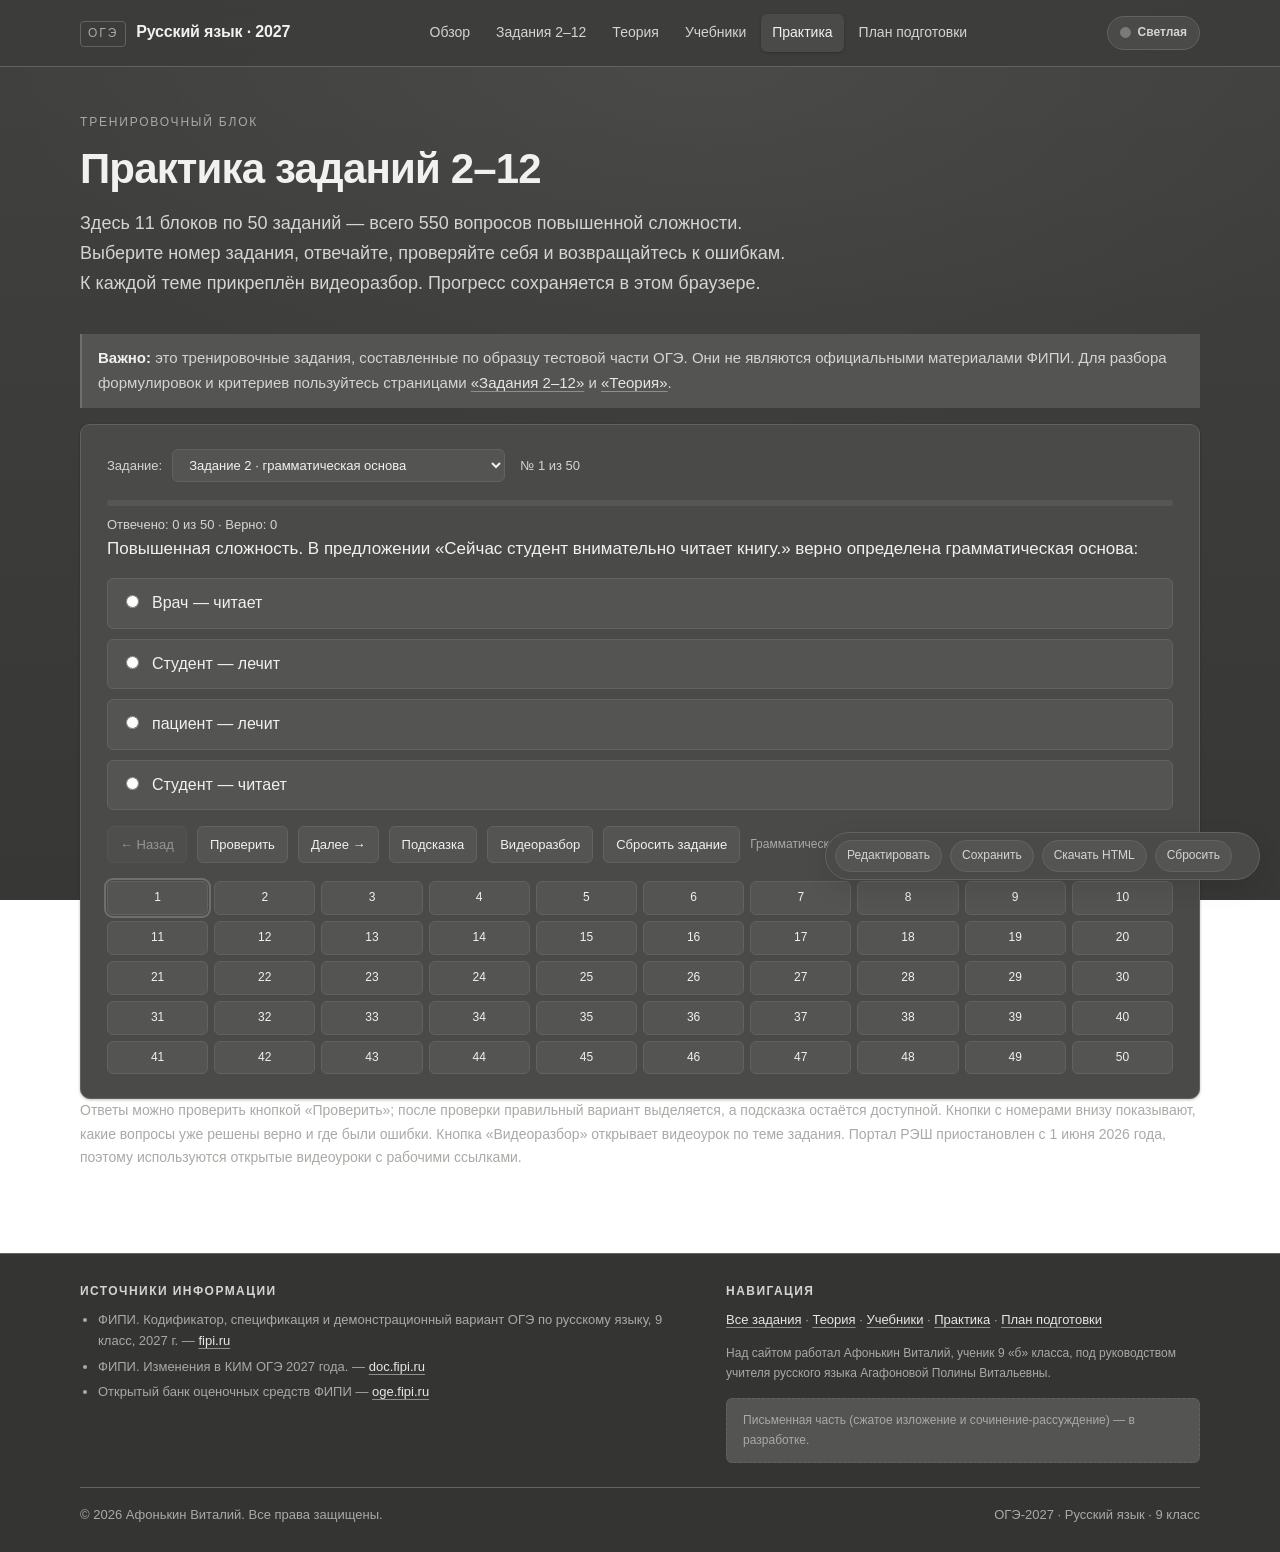
<file: practice.html>
<!doctype html>
<html lang="ru">
<head>
  <meta charset="utf-8">
  <meta name="viewport" content="width=device-width, initial-scale=1">
  <meta name="description" content="Практика по заданиям 2–12 ОГЭ по русскому языку 2027: по 50 тренировочных заданий на каждое задание с проверкой ответов и сохранением прогресса.">
  <title>ОГЭ‑2027 · Русский язык · Практика заданий 2–12</title>
  <link rel="stylesheet" href="assets/styles.css">
  <script src="assets/practice-data.js" defer></script>
  <script src="assets/practice-video.js" defer></script>
  <script src="assets/app.js" defer></script>
  <script src="assets/practice.js" defer></script>
</head>
<body>

<header class="site-header">
  <div class="wrap header-inner">
    <a class="brand" href="index.html"><span class="brand-mark">ОГЭ</span><span class="brand-name">Русский язык · 2027</span></a>
    <button class="menu-toggle" aria-expanded="false">Меню</button>
    <nav class="nav" aria-label="Основная навигация">
      <a href="index.html">Обзор</a>
      <a href="tasks.html">Задания 2–12</a>
      <a href="theory.html">Теория</a>
      <a href="textbooks.html">Учебники</a>
      <a href="practice.html">Практика</a>
      <a href="plan.html">План подготовки</a>
    </nav>
  </div>
</header>

<main class="wrap">
  <div class="page-head">
    <p class="eyebrow" data-editable data-edit-id="practice-eyebrow">Тренировочный блок</p>
    <h1 data-editable data-edit-id="practice-title">Практика заданий 2–12</h1>
    <p class="lead" data-editable data-edit-id="practice-lead">Здесь 11 блоков по 50 заданий — всего 550 вопросов повышенной сложности. Выберите номер задания, отвечайте, проверяйте себя и возвращайтесь к ошибкам. К каждой теме прикреплён видеоразбор. Прогресс сохраняется в этом браузере.</p>
  </div>

  <div class="rule" data-editable data-edit-id="practice-note">
    <strong>Важно:</strong> это тренировочные задания, составленные по образцу тестовой части ОГЭ. Они не являются официальными материалами ФИПИ. Для разбора формулировок и критериев пользуйтесь страницами <a href="tasks.html">«Задания 2–12»</a> и <a href="theory.html">«Теория»</a>.
  </div>

  <section class="card" aria-label="Тренажёр по заданиям 2–12">
    <div class="practice-toolbar">
      <label for="taskSelect">Задание:</label>
      <select id="taskSelect">
        <option value="2">Задание 2 · грамматическая основа</option>
        <option value="3">Задание 3 · характеристика предложения</option>
        <option value="4">Задание 4 · пунктуационное правило</option>
        <option value="5">Задание 5 · знаки под номерами</option>
        <option value="6">Задание 6 · объяснение написания</option>
        <option value="7">Задание 7 · буква на месте пропуска</option>
        <option value="8">Задание 8 · форма слова</option>
        <option value="9">Задание 9 · замена управления согласованием</option>
        <option value="10">Задание 10 · соответствие тексту</option>
        <option value="11">Задание 11 · средство выразительности</option>
        <option value="12">Задание 12 · фразеологизм</option>
      </select>
      <span class="practice-counter" id="qCounter">№ 1 из 50</span>
    </div>

    <div class="practice-progress"><div class="practice-bar" id="progressBar"></div></div>
    <p class="practice-stats" id="practiceStats">Отвечено: 0 из 50 · Верно: 0</p>

    <p class="practice-question" id="questionText">Загрузка заданий…</p>

    <div class="practice-options" id="options" role="group" aria-label="Варианты ответа"></div>
    <p class="practice-hint" id="hintText" hidden></p>

    <div class="practice-controls">
      <button id="prevBtn" type="button">← Назад</button>
      <button id="checkBtn" type="button">Проверить</button>
      <button id="nextBtn" type="button">Далее →</button>
      <button id="hintBtn" type="button">Подсказка</button>
      <button id="videoBtn" type="button">Видеоразбор</button>
      <button id="resetBtn" type="button">Сбросить задание</button>
      <span class="practice-video-label" id="videoLabel"></span>
    </div>

    <div class="feedback" id="feedback" hidden></div>

    <div class="q-grid" id="qGrid" aria-label="Переход к вопросу"></div>
  </section>

  <p class="note" data-editable data-edit-id="practice-bottom-note">Ответы можно проверить кнопкой «Проверить»; после проверки правильный вариант выделяется, а подсказка остаётся доступной. Кнопки с номерами внизу показывают, какие вопросы уже решены верно и где были ошибки. Кнопка «Видеоразбор» открывает видеоурок по теме задания. Портал РЭШ приостановлен с 1 июня 2026 года, поэтому используются открытые видеоуроки с рабочими ссылками.</p>
</main>

<footer class="site-footer">
  <div class="wrap">
    <div class="footer-grid">
      <div>
        <h4>Источники информации</h4>
        <ul>
          <li>ФИПИ. Кодификатор, спецификация и демонстрационный вариант ОГЭ по русскому языку, 9 класс, 2027 г. — <a href="https://fipi.ru/oge/demoversii-specifikacii-kodifikatory" target="_blank" rel="noopener">fipi.ru</a></li>
          <li>ФИПИ. Изменения в КИМ ОГЭ 2027 года. — <a href="https://doc.fipi.ru/oge/demoversii-specifikacii-kodifikatory/2027/Izmeneniya_KIM_OGE_2027.pdf" target="_blank" rel="noopener">doc.fipi.ru</a></li>
          <li>Открытый банк оценочных средств ФИПИ — <a href="https://oge.fipi.ru/bank/index.php?proj=BD98FF424631BFE24D6010A4B1266CA8" target="_blank" rel="noopener">oge.fipi.ru</a></li>
        </ul>
      </div>
      <div>
        <h4>Навигация</h4>
        <p><a href="tasks.html">Все задания</a> · <a href="theory.html">Теория</a> · <a href="textbooks.html">Учебники</a> · <a href="practice.html">Практика</a> · <a href="plan.html">План подготовки</a></p>
        <p class="credit">Над сайтом работал Афонькин Виталий, ученик 9 «б» класса, под руководством учителя русского языка Агафоновой Полины Витальевны.</p>
        <p class="dev-note footer-note">Письменная часть (сжатое изложение и сочинение-рассуждение) — в разработке.</p>
      </div>
    </div>
    <div class="footer-bottom">
      <span>© 2026 Афонькин Виталий. Все права защищены.</span>
      <span>ОГЭ‑2027 · Русский язык · 9 класс</span>
    </div>
  </div>
</footer>

<div class="edit-hint">Режим редактирования включён — нажимайте на текст и меняйте его</div>
<div class="edit-bar" id="editBar" role="toolbar" aria-label="Редактирование страницы">
  <button id="editToggle" type="button">Редактировать</button>
  <button id="editSave" type="button">Сохранить</button>
  <button id="editExport" type="button">Скачать HTML</button>
  <button id="editReset" type="button">Сбросить</button>
  <span id="editStatus" class="note" style="align-self:center;min-width:10px"></span>
</div>

</body>
</html>
</file>
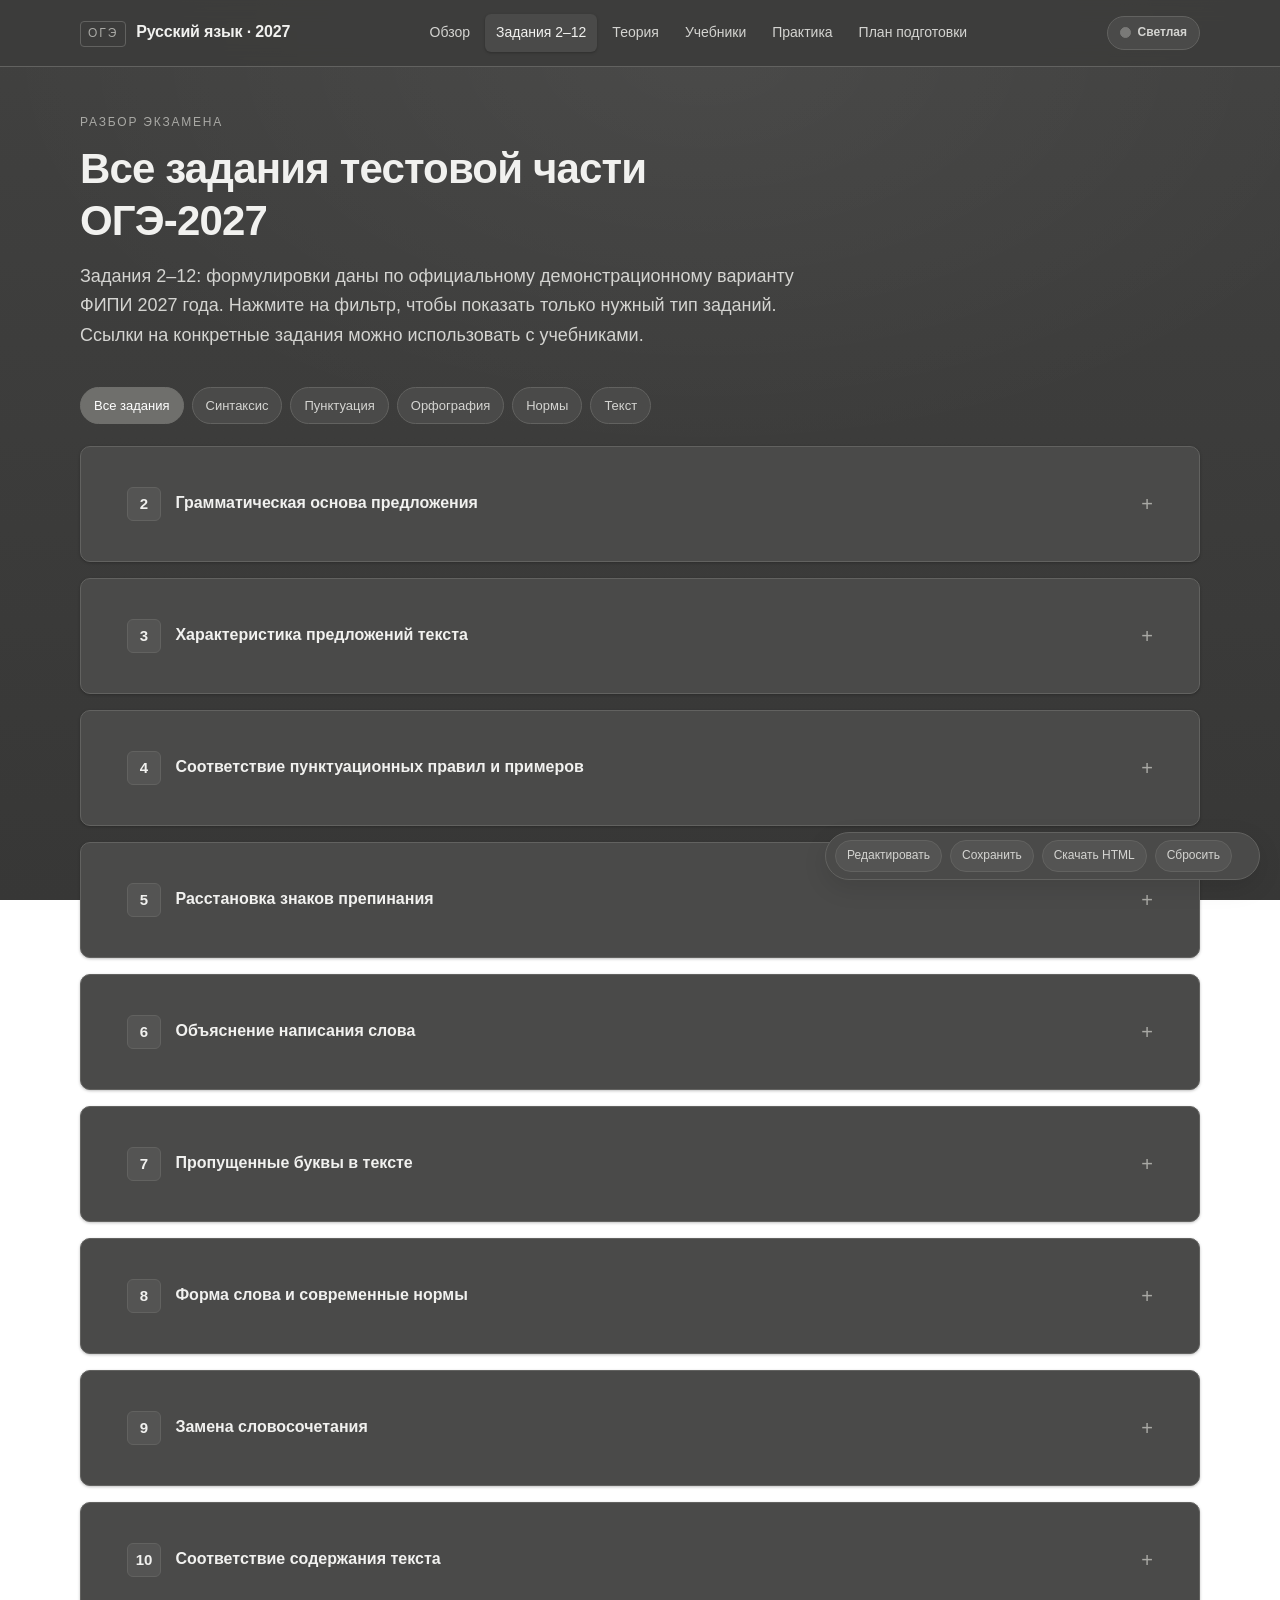
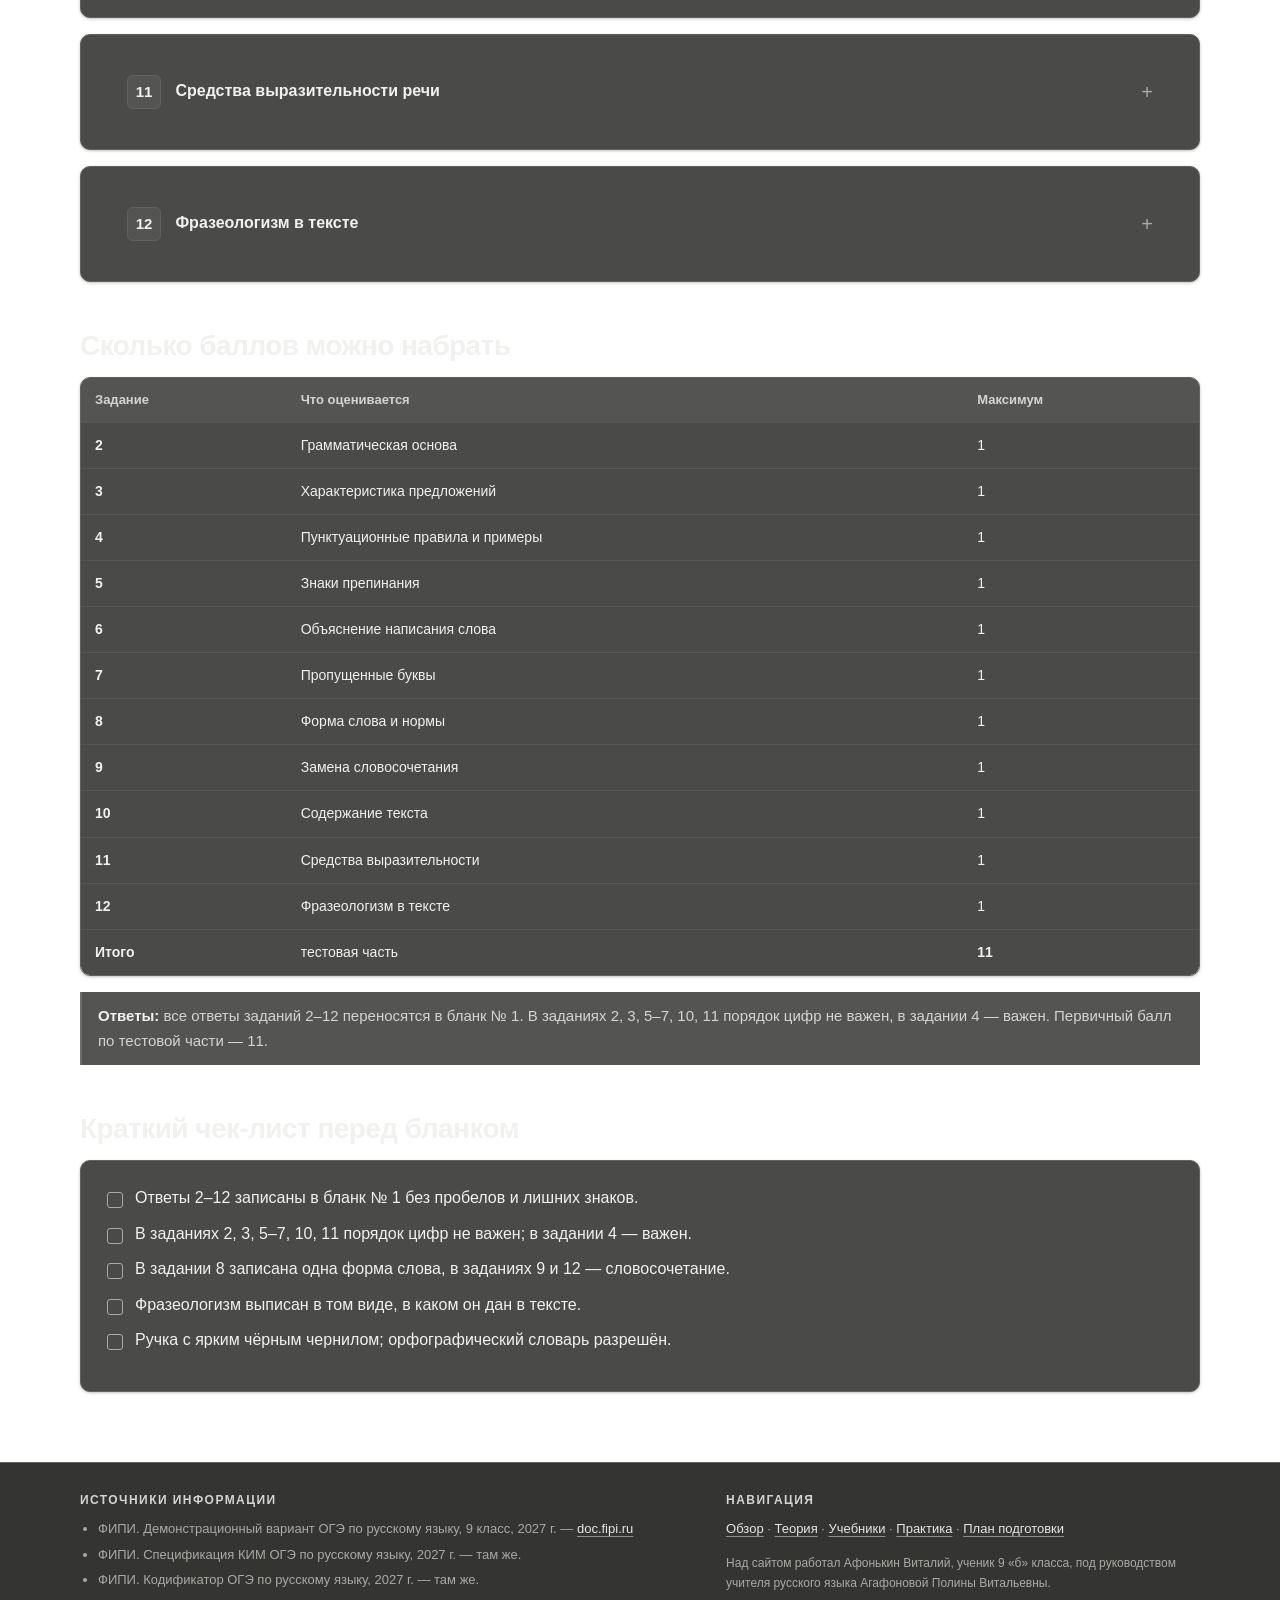
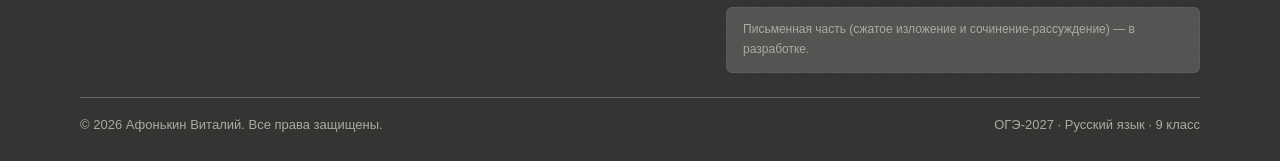
<file: tasks.html>
<!doctype html>
<html lang="ru">
<head>
  <meta charset="utf-8">
  <meta name="viewport" content="width=device-width, initial-scale=1">
  <meta name="description" content="Все задания тестовой части ОГЭ по русскому языку 2027 (2–12): формулировки, алгоритмы выполнения, типичные ошибки и баллы.">
  <title>ОГЭ‑2027 · Русский язык · Задания 2–12</title>
  <link rel="stylesheet" href="assets/styles.css">
  <script src="assets/app.js" defer></script>
</head>
<body>

<header class="site-header">
  <div class="wrap header-inner">
    <a class="brand" href="index.html"><span class="brand-mark">ОГЭ</span><span class="brand-name">Русский язык · 2027</span></a>
    <button class="menu-toggle" aria-expanded="false">Меню</button>
    <nav class="nav" aria-label="Основная навигация">
      <a href="index.html">Обзор</a>
      <a href="tasks.html">Задания 2–12</a>
      <a href="theory.html">Теория</a>
      <a href="textbooks.html">Учебники</a>
      <a href="practice.html">Практика</a>
      <a href="plan.html">План подготовки</a>
    </nav>
  </div>
</header>

<main class="wrap">
  <div class="page-head">
    <p class="eyebrow" data-editable data-edit-id="tasks-eyebrow">Разбор экзамена</p>
    <h1 data-editable data-edit-id="tasks-title">Все задания тестовой части ОГЭ‑2027</h1>
    <p class="lead" data-editable data-edit-id="tasks-lead">Задания 2–12: формулировки даны по официальному демонстрационному варианту ФИПИ 2027 года. Нажмите на фильтр, чтобы показать только нужный тип заданий. Ссылки на конкретные задания можно использовать с учебниками.</p>
  </div>

  <div class="filters" data-filter-group="tasks">
    <button class="filter-btn active" type="button" data-filter-group="tasks" data-filter="all">Все задания</button>
    <button class="filter-btn" type="button" data-filter-group="tasks" data-filter="syntax">Синтаксис</button>
    <button class="filter-btn" type="button" data-filter-group="tasks" data-filter="punctuation">Пунктуация</button>
    <button class="filter-btn" type="button" data-filter-group="tasks" data-filter="orthography">Орфография</button>
    <button class="filter-btn" type="button" data-filter-group="tasks" data-filter="norms">Нормы</button>
    <button class="filter-btn" type="button" data-filter-group="tasks" data-filter="text">Текст</button>
  </div>

  <div data-filter-target="tasks">

    <!-- 2 -->
    <details class="card task-card" id="task2" data-tags="syntax">
      <summary><span><span class="task-num" style="display:inline-grid;width:34px;height:34px;vertical-align:middle;margin-right:10px">2</span> Грамматическая основа предложения</span></summary>
      <div class="details-body task-body">
        <p class="task-meta">1 балл · ответ — номера вариантов</p>
        <h4>Формулировка</h4>
        <p data-editable data-edit-id="task2-text">Укажите варианты ответов, в которых верно определена грамматическая основа в одном из предложений или в одной из частей сложного предложения текста. Запишите номера ответов.</p>
        <h4>Как выполнять</h4>
        <ol data-editable data-edit-id="task2-alg">
          <li>Найдите в тексте предложение, указанное в варианте ответа.</li>
          <li>Выделите подлежащее и сказуемое; для сложного предложения — в каждой части отдельно.</li>
          <li>Помните: основа не включает союзы, частицы и вводные слова; сказуемое может быть составным глагольным или именным.</li>
          <li>Сверьте свою пару с предложенным вариантом.</li>
        </ol>
        <p class="note">Порядок цифр в ответе значения не имеет.</p>
      </div>
    </details>

    <!-- 3 -->
    <details class="card task-card" id="task3" data-tags="syntax">
      <summary><span><span class="task-num" style="display:inline-grid;width:34px;height:34px;vertical-align:middle;margin-right:10px">3</span> Характеристика предложений текста</span></summary>
      <div class="details-body task-body">
        <p class="task-meta">1 балл</p>
        <h4>Формулировка</h4>
        <p data-editable data-edit-id="task3-text">Укажите варианты ответов, в которых даны верные характеристики предложений текста. Запишите номера ответов.</p>
        <h4>Что нужно знать</h4>
        <ul data-editable data-edit-id="task3-alg">
          <li>Вид предложения по цели высказывания и эмоциональной окраске.</li>
          <li>Простое или сложное; осложнённое или неосложнённое.</li>
          <li>Вид сложного предложения: союзное (ССП, СПП) или бессоюзное; вид придаточного.</li>
          <li>Состав сказуемого, обособленные члены, вводные конструкции, прямая речь.</li>
        </ul>
        <h4>Типичные ошибки</h4>
        <p data-editable data-edit-id="task3-err">Путаница между ССП и БСП, неверное определение вида придаточного, причисление однородных членов к осложнениям простого предложения.</p>
      </div>
    </details>

    <!-- 4 -->
    <details class="card task-card" id="task4" data-tags="punctuation">
      <summary><span><span class="task-num" style="display:inline-grid;width:34px;height:34px;vertical-align:middle;margin-right:10px">4</span> Соответствие пунктуационных правил и примеров</span></summary>
      <div class="details-body task-body">
        <p class="task-meta">1 балл · порядок цифр имеет значение</p>
        <h4>Формулировка</h4>
        <p data-editable data-edit-id="task4-text">Установите соответствие между пунктуационными правилами и предложениями, которые могут служить примерами для приведённых правил. К каждой позиции первого столбца подберите соответствующую позицию из второго столбца. Запишите цифры под буквами.</p>
        <h4>Алгоритм</h4>
        <ol data-editable data-edit-id="task4-alg">
          <li>Прочитайте правило А и найдите пример, где знак объясняется именно этим правилом.</li>
          <li>Проверьте остальные правила, исключая уже использованные примеры.</li>
          <li>Запишите ответ в виде трёх цифр под буквами А, Б, В строго в этом порядке.</li>
        </ol>
        <p class="note">Источником языкового материала могут быть не только предложения из микротекста к заданиям 2, 3.</p>
      </div>
    </details>

    <!-- 5 -->
    <details class="card task-card" id="task5" data-tags="punctuation">
      <summary><span><span class="task-num" style="display:inline-grid;width:34px;height:34px;vertical-align:middle;margin-right:10px">5</span> Расстановка знаков препинания</span></summary>
      <div class="details-body task-body">
        <p class="task-meta">1 балл</p>
        <h4>Формулировка</h4>
        <p data-editable data-edit-id="task5-text">Расставьте знаки препинания. Укажите все цифры, на месте которых должны стоять запятые (в формулировке может быть указан и другой знак).</p>
        <h4>Алгоритм</h4>
        <ol data-editable data-edit-id="task5-alg">
          <li>Определите грамматические основы — границы предложений.</li>
          <li>Отметьте союзы, союзные слова, причастные и деепричастные обороты, однородные члены, вводные слова.</li>
          <li>Для каждого номера решите: нужен знак или нет. Не пропускайте номера, стоящие перед союзом «и» или «что».</li>
          <li>Запишите все подходящие цифры без пробелов и запятых.</li>
        </ol>
        <p class="note">В демоверсии 2027 правильный ответ на задание 5 — 1234568.</p>
      </div>
    </details>

    <!-- 6 -->
    <details class="card task-card" id="task6" data-tags="orthography">
      <summary><span><span class="task-num" style="display:inline-grid;width:34px;height:34px;vertical-align:middle;margin-right:10px">6</span> Объяснение написания слова</span></summary>
      <div class="details-body task-body">
        <p class="task-meta">1 балл</p>
        <h4>Формулировка</h4>
        <p data-editable data-edit-id="task6-text">Укажите варианты ответов, в которых дано верное объяснение написания выделенного слова. Запишите номера ответов.</p>
        <h4>Что проверяется</h4>
        <ul data-editable data-edit-id="task6-alg">
          <li>Приставки на З/С перед глухими и звонкими согласными.</li>
          <li>Ь после шипящих, сочетания ЧН/ЩН, чередующиеся и безударные гласные корня.</li>
          <li>Написание Н/НН в причастиях и прилагательных.</li>
          <li>Слитное, дефисное и раздельное написание НЕ, а также правила для частей речи.</li>
        </ul>
        <p class="note">В ответе может быть несколько верных номеров; порядок не важен.</p>
      </div>
    </details>

    <!-- 7 -->
    <details class="card task-card" id="task7" data-tags="orthography">
      <summary><span><span class="task-num" style="display:inline-grid;width:34px;height:34px;vertical-align:middle;margin-right:10px">7</span> Пропущенные буквы в тексте</span></summary>
      <div class="details-body task-body">
        <p class="task-meta">1 балл</p>
        <h4>Формулировка</h4>
        <p data-editable data-edit-id="task7-text">Прочитайте текст. Вставьте пропущенные буквы. Укажите все цифры, на месте которых пишется буква И (в формулировке может быть названа другая гласная).</p>
        <h4>Алгоритм</h4>
        <ol data-editable data-edit-id="task7-alg">
          <li>Определите часть речи и морфему, в которой пропущена буква.</li>
          <li>Подберите проверочное слово или примените правило (чередование, суффикс, окончание).</li>
          <li>Выпишите только те номера, где нужна именно указанная в задании буква.</li>
        </ol>
      </div>
    </details>

    <!-- 8 -->
    <details class="card task-card" id="task8" data-tags="norms">
      <summary><span><span class="task-num" style="display:inline-grid;width:34px;height:34px;vertical-align:middle;margin-right:10px">8</span> Форма слова и современные нормы</span></summary>
      <div class="details-body task-body">
        <p class="task-meta">1 балл · ответ — одно слово</p>
        <h4>Формулировка</h4>
        <p data-editable data-edit-id="task8-text">Раскройте скобки и запишите слово в соответствующей форме, соблюдая нормы современного русского литературного языка.</p>
        <h4>Пример из демоверсии</h4>
        <p data-editable data-edit-id="task8-example">«Собирайте крапиву в перчатках: она обычно очень больно (жечься)». Правильный ответ: <strong>жжётся</strong>.</p>
        <h4>Что тренировать</h4>
        <ul data-editable data-edit-id="task8-alg">
          <li>Возвратные глаголы и их формы (мыться, жечься, купаться).</li>
          <li>Ударения и формы прилагательных, числительных, местоимений.</li>
          <li>Согласование и управление в словосочетаниях.</li>
        </ul>
      </div>
    </details>

    <!-- 9 -->
    <details class="card task-card" id="task9" data-tags="syntax">
      <summary><span><span class="task-num" style="display:inline-grid;width:34px;height:34px;vertical-align:middle;margin-right:10px">9</span> Замена словосочетания</span></summary>
      <div class="details-body task-body">
        <p class="task-meta">1 балл · ответ — словосочетание</p>
        <h4>Формулировка</h4>
        <p data-editable data-edit-id="task9-text">Замените словосочетание, построенное на основе управления, синонимичным словосочетанием со связью согласование. Напишите получившееся словосочетание, соблюдая нормы современного русского литературного языка.</p>
        <h4>Пример из демоверсии</h4>
        <p data-editable data-edit-id="task9-example">«река без имени» → <strong>безымянная река</strong> (или <strong>река безымянная</strong>).</p>
        <h4>Алгоритм</h4>
        <ol data-editable data-edit-id="task9-alg">
          <li>Найдите главное и зависимое слово, определите тип связи.</li>
          <li>Подберите синоним, который согласуется с главным словом в роде, числе и падеже.</li>
          <li>Проверьте, не изменилось ли значение и не возникла ли речевая ошибка.</li>
        </ol>
      </div>
    </details>

    <!-- 10 -->
    <details class="card task-card" id="task10" data-tags="text">
      <summary><span><span class="task-num" style="display:inline-grid;width:34px;height:34px;vertical-align:middle;margin-right:10px">10</span> Соответствие содержания текста</span></summary>
      <div class="details-body task-body">
        <p class="task-meta">1 балл</p>
        <h4>Формулировка</h4>
        <p data-editable data-edit-id="task10-text">Какие из высказываний соответствуют содержанию текста? Укажите номера ответов.</p>
        <h4>Как выполнять</h4>
        <ol data-editable data-edit-id="task10-alg">
          <li>Прочитайте каждое высказывание и найдите подтверждение в тексте.</li>
          <li>Сверьте детали: время, место, имя героя, кто именно совершил действие.</li>
          <li>Отбросьте варианты с подменой героя или преувеличением.</li>
        </ol>
        <p class="note">Обращайте внимание на слова «всегда», «никогда», «только» — они часто делают утверждение неверным.</p>
      </div>
    </details>

    <!-- 11 -->
    <details class="card task-card" id="task11" data-tags="text">
      <summary><span><span class="task-num" style="display:inline-grid;width:34px;height:34px;vertical-align:middle;margin-right:10px">11</span> Средства выразительности речи</span></summary>
      <div class="details-body task-body">
        <p class="task-meta">1 балл</p>
        <h4>Формулировка</h4>
        <p data-editable data-edit-id="task11-text">Укажите варианты ответов, в которых средством выразительности речи является метафора (также могут спрашивать сравнение, олицетворение, эпитет, гиперболу и др.). Запишите номера ответов.</p>
        <h4>Как отличить</h4>
        <ul data-editable data-edit-id="task11-alg">
          <li><strong>Метафора</strong> — переносное значение на основе сходства: «чёрным шатром поднималась чаща».</li>
          <li><strong>Сравнение</strong> — есть «как», «точно», «словно»: «ели как большие птицы».</li>
          <li><strong>Олицетворение</strong> — неодушевлённому приписываются действия человека: «лес двигается навстречу».</li>
          <li><strong>Фразеологизм</strong> — устойчивое сочетание с цельным значением.</li>
        </ul>
      </div>
    </details>

    <!-- 12 -->
    <details class="card task-card" id="task12" data-tags="text">
      <summary><span><span class="task-num" style="display:inline-grid;width:34px;height:34px;vertical-align:middle;margin-right:10px">12</span> Фразеологизм в тексте</span></summary>
      <div class="details-body task-body">
        <p class="task-meta">1 балл · ответ — словосочетание</p>
        <h4>Формулировка</h4>
        <p data-editable data-edit-id="task12-text">В предложениях 1–5 найдите один фразеологизм. Выпишите этот фразеологизм.</p>
        <h4>Пример из демоверсии</h4>
        <p data-editable data-edit-id="task12-example">В тексте М. Горького таким фразеологизмом является <strong>чуть свет</strong> — «очень рано, на рассвете».</p>
        <h4>Памятка</h4>
        <ul data-editable data-edit-id="task12-alg">
          <li>Фразеологизм воспроизводится готовым, а не создаётся в речи.</li>
          <li>Его значение не равно сумме значений слов.</li>
          <li>Выписывайте именно тот оборот, который есть в тексте, без изменений.</li>
        </ul>
      </div>
    </details>

  </div>

  <h2 data-editable data-edit-id="tasks-h2-scores">Сколько баллов можно набрать</h2>
  <div class="table-wrap">
    <table>
      <thead><tr><th>Задание</th><th>Что оценивается</th><th>Максимум</th></tr></thead>
      <tbody>
        <tr><td>2</td><td>Грамматическая основа</td><td>1</td></tr>
        <tr><td>3</td><td>Характеристика предложений</td><td>1</td></tr>
        <tr><td>4</td><td>Пунктуационные правила и примеры</td><td>1</td></tr>
        <tr><td>5</td><td>Знаки препинания</td><td>1</td></tr>
        <tr><td>6</td><td>Объяснение написания слова</td><td>1</td></tr>
        <tr><td>7</td><td>Пропущенные буквы</td><td>1</td></tr>
        <tr><td>8</td><td>Форма слова и нормы</td><td>1</td></tr>
        <tr><td>9</td><td>Замена словосочетания</td><td>1</td></tr>
        <tr><td>10</td><td>Содержание текста</td><td>1</td></tr>
        <tr><td>11</td><td>Средства выразительности</td><td>1</td></tr>
        <tr><td>12</td><td>Фразеологизм в тексте</td><td>1</td></tr>
        <tr><td><strong>Итого</strong></td><td>тестовая часть</td><td><strong>11</strong></td></tr>
      </tbody>
    </table>
  </div>

  <div class="rule" data-editable data-edit-id="tasks-note">
    <strong>Ответы:</strong> все ответы заданий 2–12 переносятся в бланк № 1. В заданиях 2, 3, 5–7, 10, 11 порядок цифр не важен, в задании 4 — важен. Первичный балл по тестовой части — 11.
  </div>

  <h2 data-editable data-edit-id="tasks-h2-check">Краткий чек-лист перед бланком</h2>
  <div class="card">
    <ul class="checklist" data-editable data-edit-id="tasks-checklist">
      <li>Ответы 2–12 записаны в бланк № 1 без пробелов и лишних знаков.</li>
      <li>В заданиях 2, 3, 5–7, 10, 11 порядок цифр не важен; в задании 4 — важен.</li>
      <li>В задании 8 записана одна форма слова, в заданиях 9 и 12 — словосочетание.</li>
      <li>Фразеологизм выписан в том виде, в каком он дан в тексте.</li>
      <li>Ручка с ярким чёрным чернилом; орфографический словарь разрешён.</li>
    </ul>
  </div>
</main>

<footer class="site-footer">
  <div class="wrap">
    <div class="footer-grid">
      <div>
        <h4>Источники информации</h4>
        <ul>
          <li>ФИПИ. Демонстрационный вариант ОГЭ по русскому языку, 9 класс, 2027 г. — <a href="https://doc.fipi.ru/oge/demoversii-specifikacii-kodifikatory/2027/ru_9_2027.zip" target="_blank" rel="noopener">doc.fipi.ru</a></li>
          <li>ФИПИ. Спецификация КИМ ОГЭ по русскому языку, 2027 г. — там же.</li>
          <li>ФИПИ. Кодификатор ОГЭ по русскому языку, 2027 г. — там же.</li>
        </ul>
      </div>
      <div>
        <h4>Навигация</h4>
        <p><a href="index.html">Обзор</a> · <a href="theory.html">Теория</a> · <a href="textbooks.html">Учебники</a> · <a href="practice.html">Практика</a> · <a href="plan.html">План подготовки</a></p>
        <p class="credit">Над сайтом работал Афонькин Виталий, ученик 9 «б» класса, под руководством учителя русского языка Агафоновой Полины Витальевны.</p>
        <p class="dev-note footer-note">Письменная часть (сжатое изложение и сочинение-рассуждение) — в разработке.</p>
      </div>
    </div>
    <div class="footer-bottom">
      <span>© 2026 Афонькин Виталий. Все права защищены.</span>
      <span>ОГЭ‑2027 · Русский язык · 9 класс</span>
    </div>
  </div>
</footer>

<div class="edit-hint">Режим редактирования включён — нажимайте на текст и меняйте его</div>
<div class="edit-bar" id="editBar" role="toolbar" aria-label="Редактирование страницы">
  <button id="editToggle" type="button">Редактировать</button>
  <button id="editSave" type="button">Сохранить</button>
  <button id="editExport" type="button">Скачать HTML</button>
  <button id="editReset" type="button">Сбросить</button>
  <span id="editStatus" class="note" style="align-self:center;min-width:10px"></span>
</div>

</body>
</html>
</file>
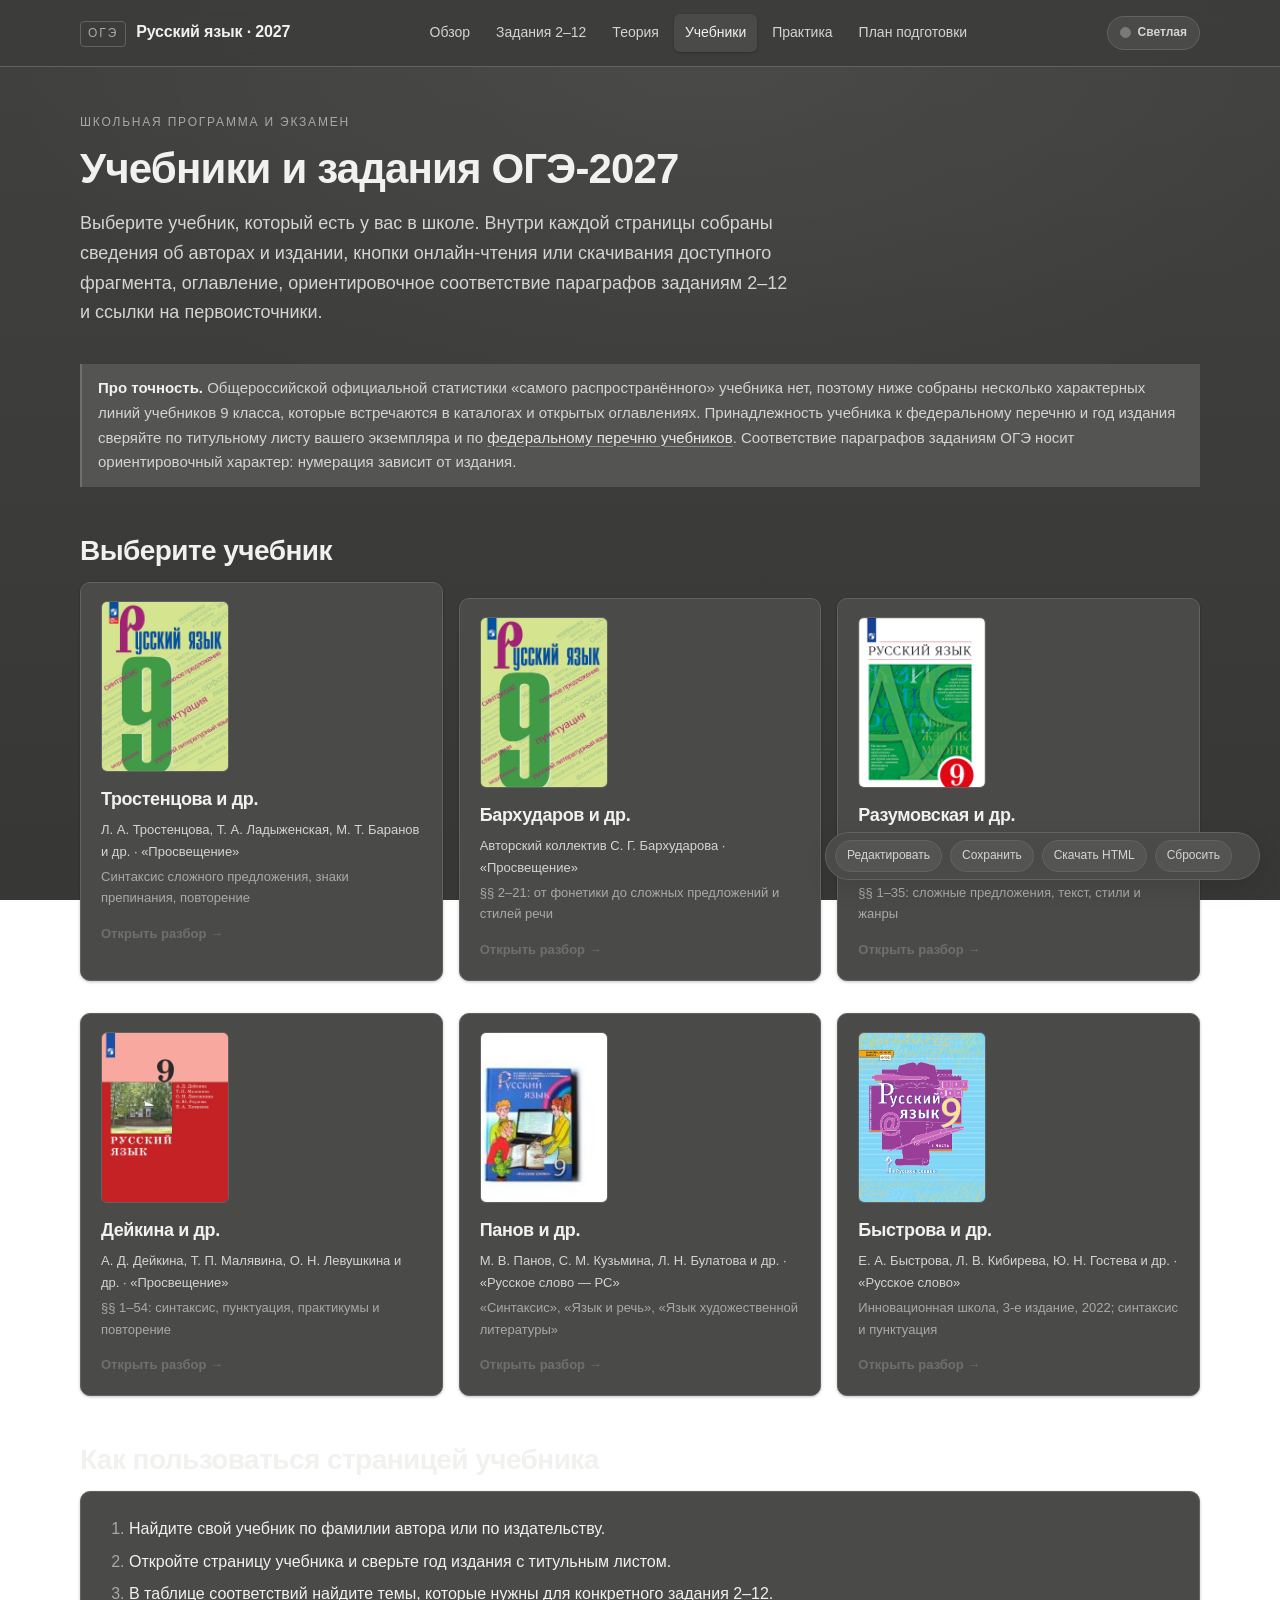
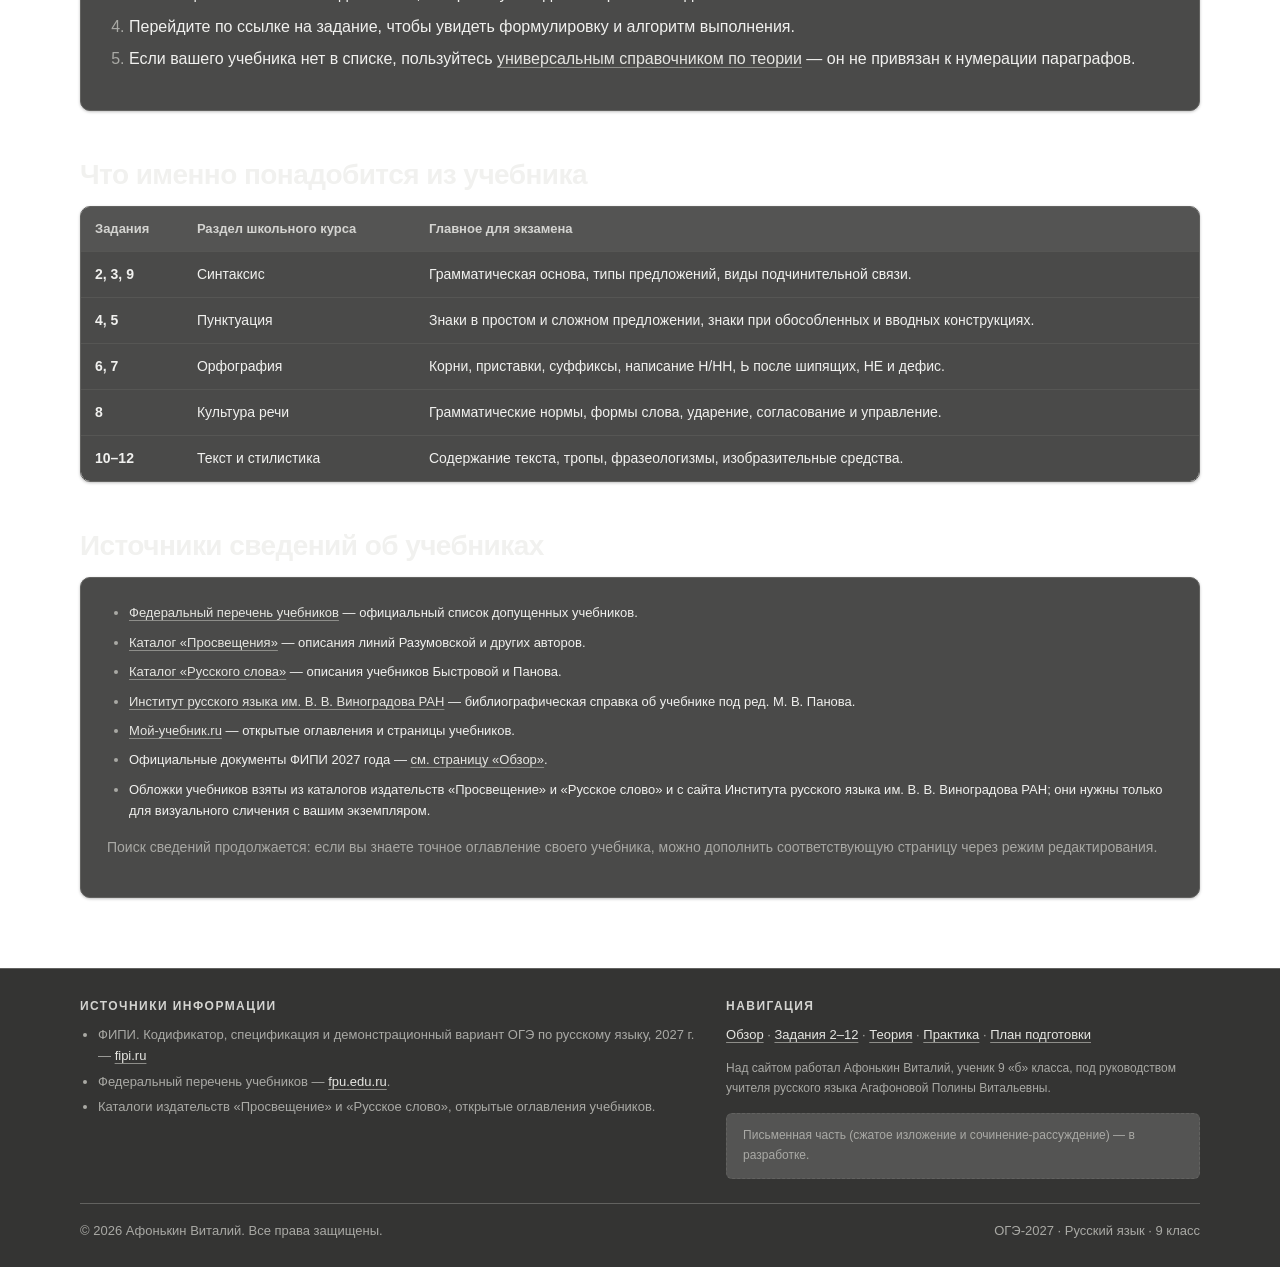
<file: textbooks.html>
<!doctype html>
<html lang="ru">
<head>
  <meta charset="utf-8">
  <meta name="viewport" content="width=device-width, initial-scale=1">
  <meta name="description" content="Школьные учебники и подготовка к заданиям 2–12 ОГЭ по русскому языку 2027: переходите внутрь учебника, чтобы увидеть оглавление и соответствие параграфов заданиям.">
  <title>ОГЭ‑2027 · Русский язык · Учебники</title>
  <link rel="stylesheet" href="assets/styles.css">
  <script src="assets/app.js" defer></script>
</head>
<body>

<header class="site-header">
  <div class="wrap header-inner">
    <a class="brand" href="index.html"><span class="brand-mark">ОГЭ</span><span class="brand-name">Русский язык · 2027</span></a>
    <button class="menu-toggle" aria-expanded="false">Меню</button>
    <nav class="nav" aria-label="Основная навигация">
      <a href="index.html">Обзор</a>
      <a href="tasks.html">Задания 2–12</a>
      <a href="theory.html">Теория</a>
      <a href="textbooks.html">Учебники</a>
      <a href="practice.html">Практика</a>
      <a href="plan.html">План подготовки</a>
    </nav>
  </div>
</header>

<main class="wrap">
  <div class="page-head">
    <p class="eyebrow" data-editable data-edit-id="books-eyebrow">Школьная программа и экзамен</p>
    <h1 data-editable data-edit-id="books-title">Учебники и задания ОГЭ‑2027</h1>
    <p class="lead" data-editable data-edit-id="books-lead">Выберите учебник, который есть у вас в школе. Внутри каждой страницы собраны сведения об авторах и издании, кнопки онлайн-чтения или скачивания доступного фрагмента, оглавление, ориентировочное соответствие параграфов заданиям 2–12 и ссылки на первоисточники.</p>
  </div>

  <div class="rule" data-editable data-edit-id="books-note">
    <strong>Про точность.</strong> Общероссийской официальной статистики «самого распространённого» учебника нет, поэтому ниже собраны несколько характерных линий учебников 9 класса, которые встречаются в каталогах и открытых оглавлениях. Принадлежность учебника к федеральному перечню и год издания сверяйте по титульному листу вашего экземпляра и по <a href="https://fpu.edu.ru/" target="_blank" rel="noopener">федеральному перечню учебников</a>. Соответствие параграфов заданиям ОГЭ носит ориентировочный характер: нумерация зависит от издания.
  </div>

  <h2 data-editable data-edit-id="books-h2-list">Выберите учебник</h2>
  <div class="grid grid-3">

    <a class="card fact book-card" href="books/trostentsova.html">
      <img class="book-cover" src="assets/books/trostentsova.jpg" alt="Обложка учебника под ред. Л. А. Тростенцовой, 9 класс">
      <div class="book-title">Тростенцова и др.</div>
      <div class="book-authors">Л. А. Тростенцова, Т. А. Ладыженская, М. Т. Баранов и др. · «Просвещение»</div>
      <div class="fact-label">Синтаксис сложного предложения, знаки препинания, повторение</div>
      <span class="book-cta">Открыть разбор →</span>
    </a>

    <a class="card fact book-card" href="books/barhudarov.html">
      <img class="book-cover" src="assets/books/barhudarov.jpg" alt="Обложка учебника авторского коллектива С. Г. Бархударова, 9 класс">
      <div class="book-title">Бархударов и др.</div>
      <div class="book-authors">Авторский коллектив С. Г. Бархударова · «Просвещение»</div>
      <div class="fact-label">§§ 2–21: от фонетики до сложных предложений и стилей речи</div>
      <span class="book-cta">Открыть разбор →</span>
    </a>

    <a class="card fact book-card" href="books/razumovskaya.html">
      <img class="book-cover" src="assets/books/razumovskaya.jpg" alt="Обложка учебника М. М. Разумовской и др., 9 класс">
      <div class="book-title">Разумовская и др.</div>
      <div class="book-authors">М. М. Разумовская, С. И. Львова, В. И. Капинос и др. · «Просвещение»</div>
      <div class="fact-label">§§ 1–35: сложные предложения, текст, стили и жанры</div>
      <span class="book-cta">Открыть разбор →</span>
    </a>

    <a class="card fact book-card" href="books/deikina.html">
      <img class="book-cover" src="assets/books/deikina.jpg" alt="Обложка учебника А. Д. Дейкиной и др., 9 класс">
      <div class="book-title">Дейкина и др.</div>
      <div class="book-authors">А. Д. Дейкина, Т. П. Малявина, О. Н. Левушкина и др. · «Просвещение»</div>
      <div class="fact-label">§§ 1–54: синтаксис, пунктуация, практикумы и повторение</div>
      <span class="book-cta">Открыть разбор →</span>
    </a>

    <a class="card fact book-card" href="books/panov.html">
      <img class="book-cover" src="assets/books/panov.jpg" alt="Обложка учебника под ред. М. В. Панова, 9 класс">
      <div class="book-title">Панов и др.</div>
      <div class="book-authors">М. В. Панов, С. М. Кузьмина, Л. Н. Булатова и др. · «Русское слово — РС»</div>
      <div class="fact-label">«Синтаксис», «Язык и речь», «Язык художественной литературы»</div>
      <span class="book-cta">Открыть разбор →</span>
    </a>

    <a class="card fact book-card" href="books/bystrova.html">
      <img class="book-cover" src="assets/books/bystrova.jpg" alt="Обложка учебника Е. А. Быстровой и др., 9 класс, часть 1">
      <div class="book-title">Быстрова и др.</div>
      <div class="book-authors">Е. А. Быстрова, Л. В. Кибирева, Ю. Н. Гостева и др. · «Русское слово»</div>
      <div class="fact-label">Инновационная школа, 3-е издание, 2022; синтаксис и пунктуация</div>
      <span class="book-cta">Открыть разбор →</span>
    </a>

  </div>

  <h2 data-editable data-edit-id="books-h2-how">Как пользоваться страницей учебника</h2>
  <div class="card">
    <ol data-editable data-edit-id="books-how-list">
      <li>Найдите свой учебник по фамилии автора или по издательству.</li>
      <li>Откройте страницу учебника и сверьте год издания с титульным листом.</li>
      <li>В таблице соответствий найдите темы, которые нужны для конкретного задания 2–12.</li>
      <li>Перейдите по ссылке на задание, чтобы увидеть формулировку и алгоритм выполнения.</li>
      <li>Если вашего учебника нет в списке, пользуйтесь <a href="theory.html">универсальным справочником по теории</a> — он не привязан к нумерации параграфов.</li>
    </ol>
  </div>

  <h2 data-editable data-edit-id="books-h2-map">Что именно понадобится из учебника</h2>
  <div class="table-wrap">
    <table>
      <thead><tr><th>Задания</th><th>Раздел школьного курса</th><th>Главное для экзамена</th></tr></thead>
      <tbody>
        <tr><td>2, 3, 9</td><td>Синтаксис</td><td>Грамматическая основа, типы предложений, виды подчинительной связи.</td></tr>
        <tr><td>4, 5</td><td>Пунктуация</td><td>Знаки в простом и сложном предложении, знаки при обособленных и вводных конструкциях.</td></tr>
        <tr><td>6, 7</td><td>Орфография</td><td>Корни, приставки, суффиксы, написание Н/НН, Ь после шипящих, НЕ и дефис.</td></tr>
        <tr><td>8</td><td>Культура речи</td><td>Грамматические нормы, формы слова, ударение, согласование и управление.</td></tr>
        <tr><td>10–12</td><td>Текст и стилистика</td><td>Содержание текста, тропы, фразеологизмы, изобразительные средства.</td></tr>
      </tbody>
    </table>
  </div>

  <h2 data-editable data-edit-id="books-h2-sources">Источники сведений об учебниках</h2>
  <div class="card">
    <ul class="source-list" data-editable data-edit-id="books-sources">
      <li><a href="https://fpu.edu.ru/" target="_blank" rel="noopener">Федеральный перечень учебников</a> — официальный список допущенных учебников.</li>
      <li><a href="https://prosv.ru/catalog/uchebniki-9-kl-russkii-yazik-razumovskaya-m-m-5-9/" target="_blank" rel="noopener">Каталог «Просвещения»</a> — описания линий Разумовской и других авторов.</li>
      <li><a href="https://russkoe-slovo.ru/catalog/352/" target="_blank" rel="noopener">Каталог «Русского слова»</a> — описания учебников Быстровой и Панова.</li>
      <li><a href="https://ruslang.ru/book/m-v-panov-s-m-kuzmina-l-n-bulatova-n-e-ilina-e-v-krasilnikova-t-rochko-russkiy-yazyk-1" target="_blank" rel="noopener">Институт русского языка им. В. В. Виноградова РАН</a> — библиографическая справка об учебнике под ред. М. В. Панова.</li>
      <li><a href="https://my-uchebnik.ru/book/russian/5/russian-00000027.htm" target="_blank" rel="noopener">Мой-учебник.ru</a> — открытые оглавления и страницы учебников.</li>
      <li>Официальные документы ФИПИ 2027 года — <a href="index.html">см. страницу «Обзор»</a>.</li>
      <li>Обложки учебников взяты из каталогов издательств «Просвещение» и «Русское слово» и с сайта Института русского языка им. В. В. Виноградова РАН; они нужны только для визуального сличения с вашим экземпляром.</li>
    </ul>
    <p class="note" data-editable data-edit-id="books-sources-note">Поиск сведений продолжается: если вы знаете точное оглавление своего учебника, можно дополнить соответствующую страницу через режим редактирования.</p>
  </div>
</main>

<footer class="site-footer">
  <div class="wrap">
    <div class="footer-grid">
      <div>
        <h4>Источники информации</h4>
        <ul>
          <li>ФИПИ. Кодификатор, спецификация и демонстрационный вариант ОГЭ по русскому языку, 2027 г. — <a href="https://fipi.ru/oge/demoversii-specifikacii-kodifikatory" target="_blank" rel="noopener">fipi.ru</a></li>
          <li>Федеральный перечень учебников — <a href="https://fpu.edu.ru/" target="_blank" rel="noopener">fpu.edu.ru</a>.</li>
          <li>Каталоги издательств «Просвещение» и «Русское слово», открытые оглавления учебников.</li>
        </ul>
      </div>
      <div>
        <h4>Навигация</h4>
        <p><a href="index.html">Обзор</a> · <a href="tasks.html">Задания 2–12</a> · <a href="theory.html">Теория</a> · <a href="practice.html">Практика</a> · <a href="plan.html">План подготовки</a></p>
        <p class="credit">Над сайтом работал Афонькин Виталий, ученик 9 «б» класса, под руководством учителя русского языка Агафоновой Полины Витальевны.</p>
        <p class="dev-note footer-note">Письменная часть (сжатое изложение и сочинение-рассуждение) — в разработке.</p>
      </div>
    </div>
    <div class="footer-bottom">
      <span>© 2026 Афонькин Виталий. Все права защищены.</span>
      <span>ОГЭ‑2027 · Русский язык · 9 класс</span>
    </div>
  </div>
</footer>

<div class="edit-hint">Режим редактирования включён — нажимайте на текст и меняйте его</div>
<div class="edit-bar" id="editBar" role="toolbar" aria-label="Редактирование страницы">
  <button id="editToggle" type="button">Редактировать</button>
  <button id="editSave" type="button">Сохранить</button>
  <button id="editExport" type="button">Скачать HTML</button>
  <button id="editReset" type="button">Сбросить</button>
  <span id="editStatus" class="note" style="align-self:center;min-width:10px"></span>
</div>

</body>
</html>
</file>
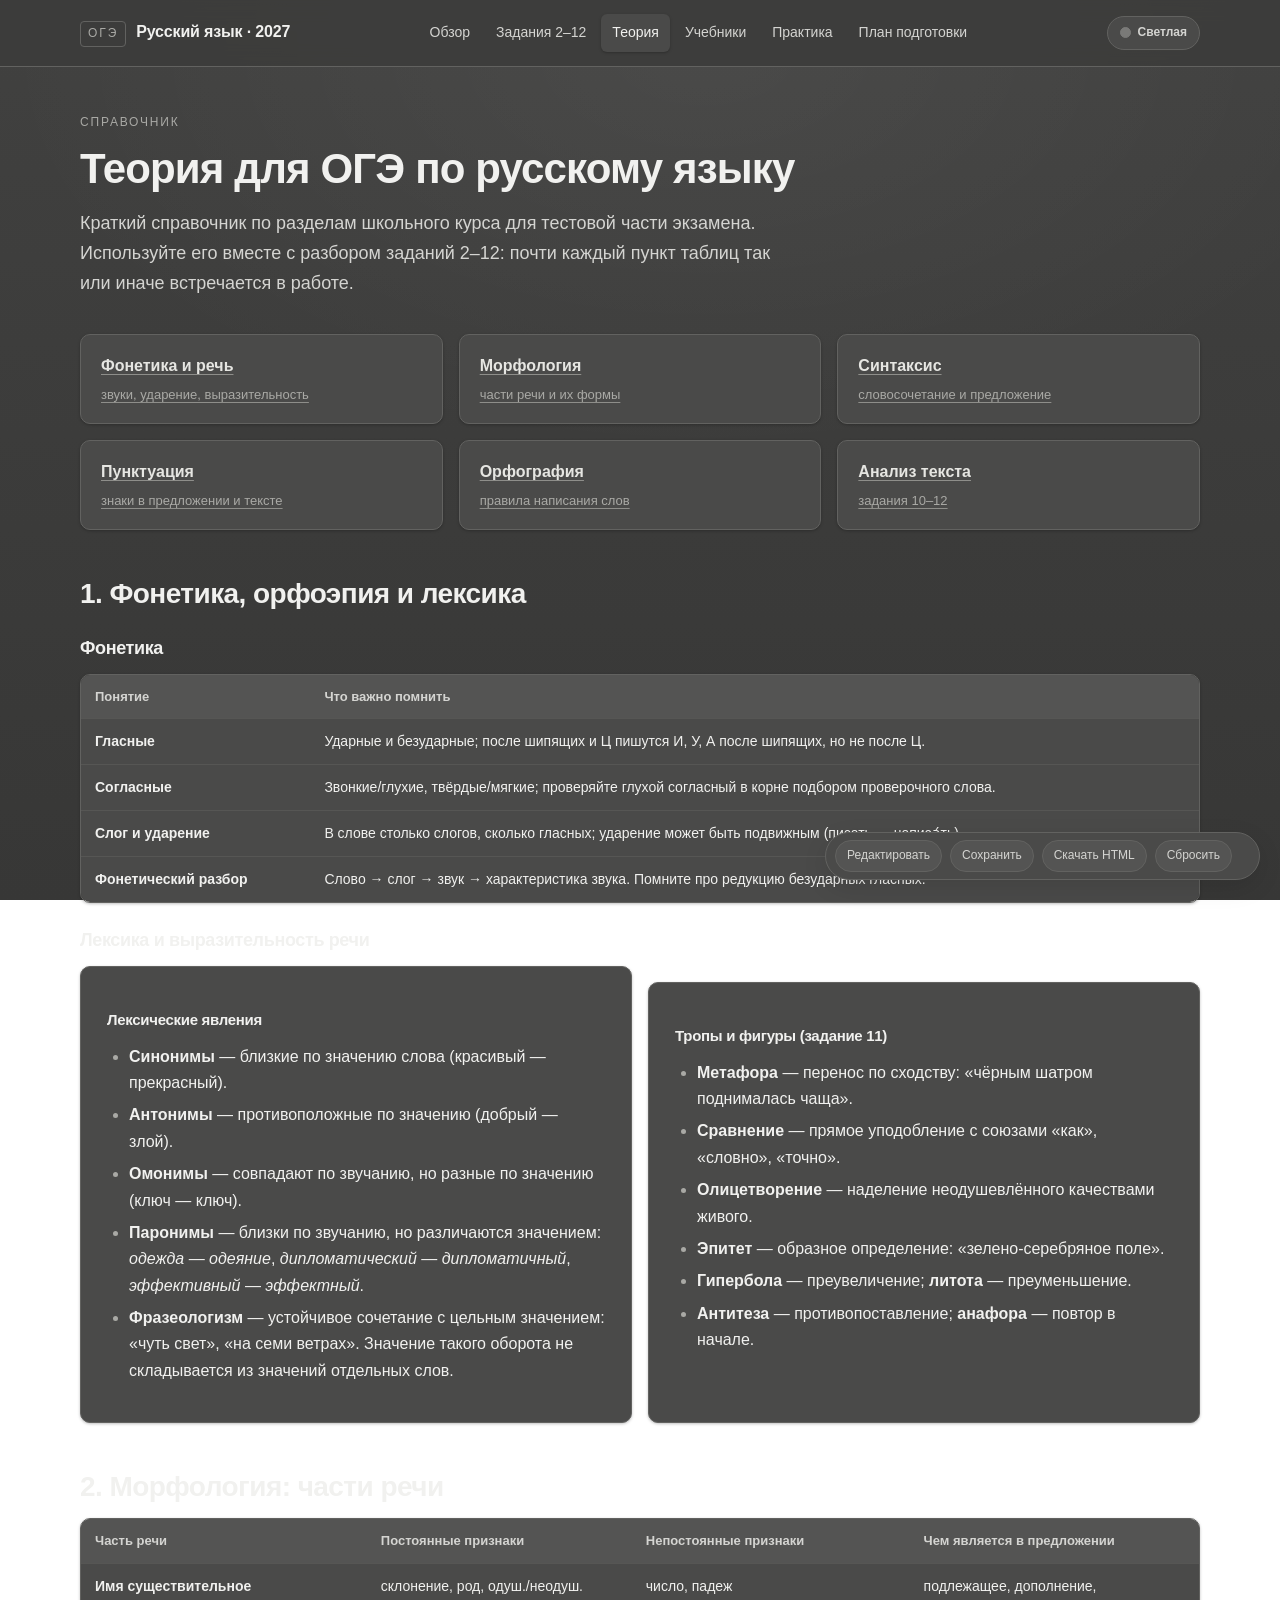
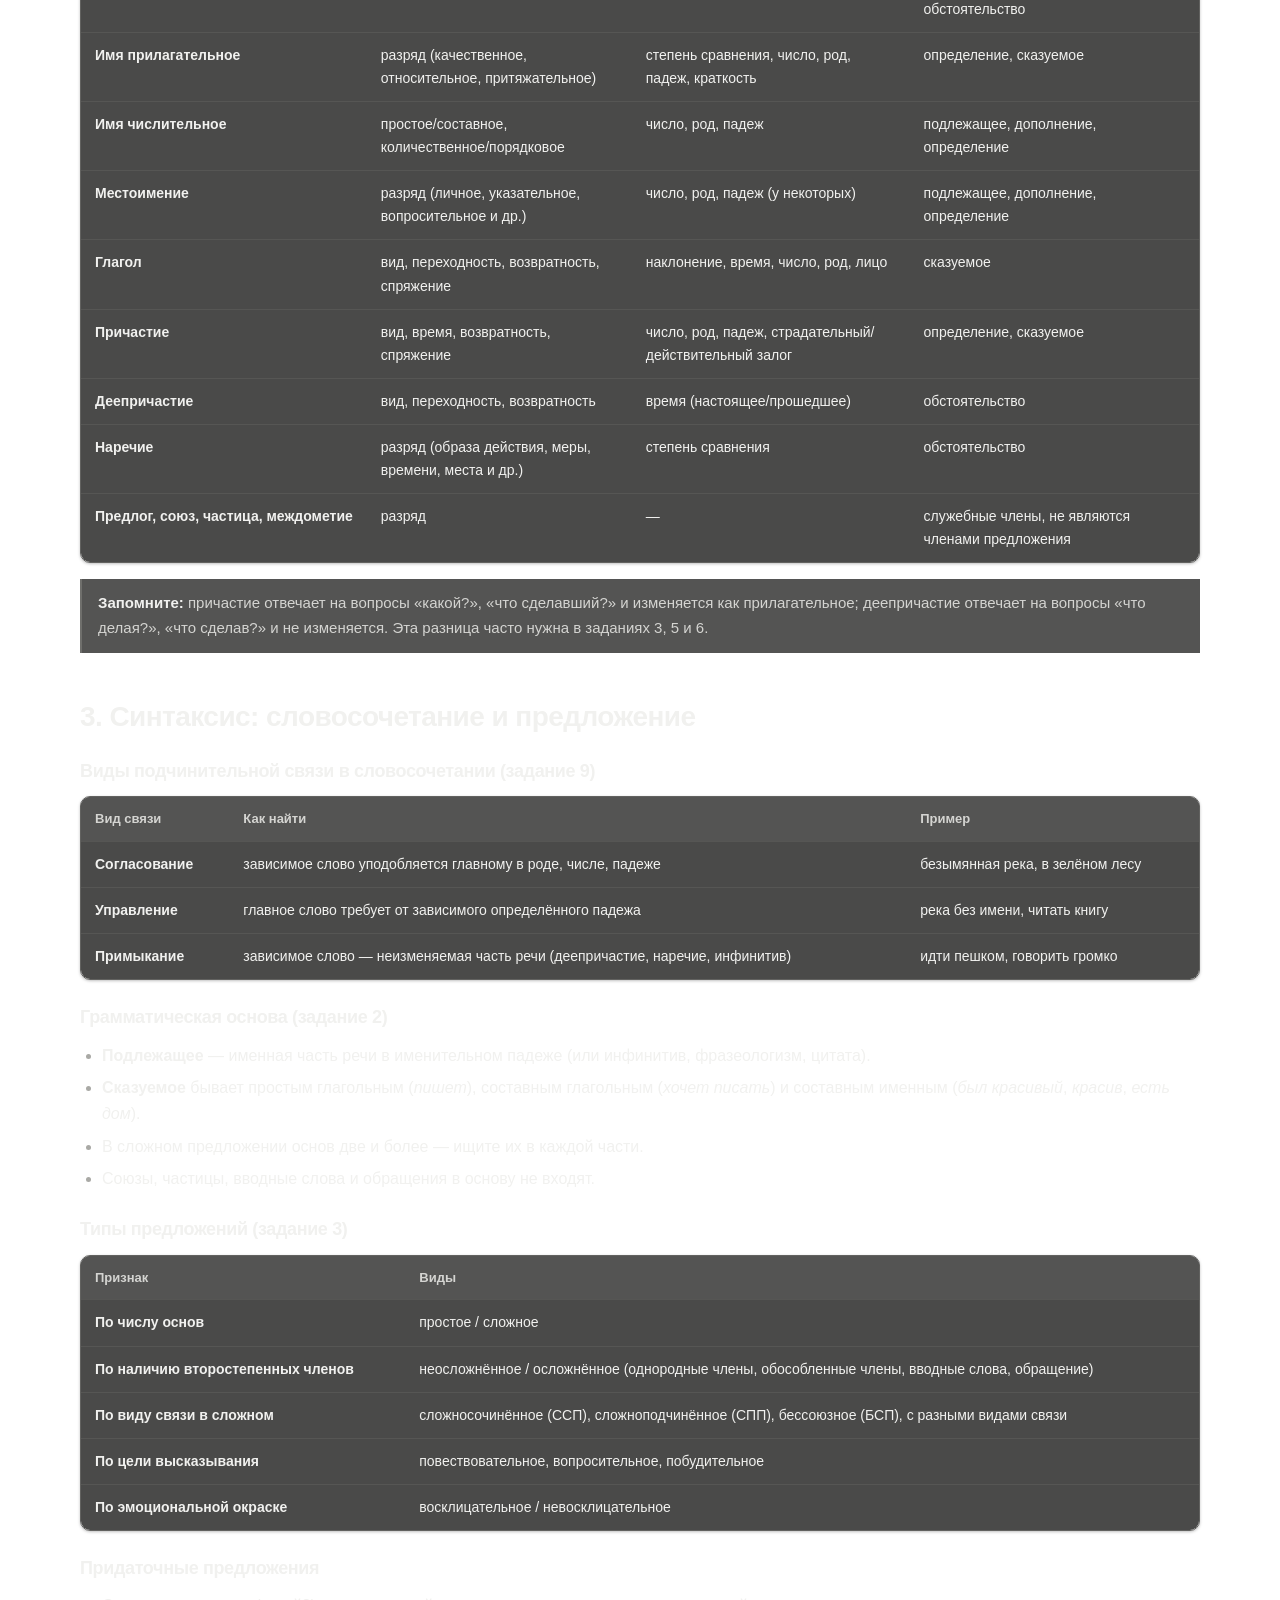
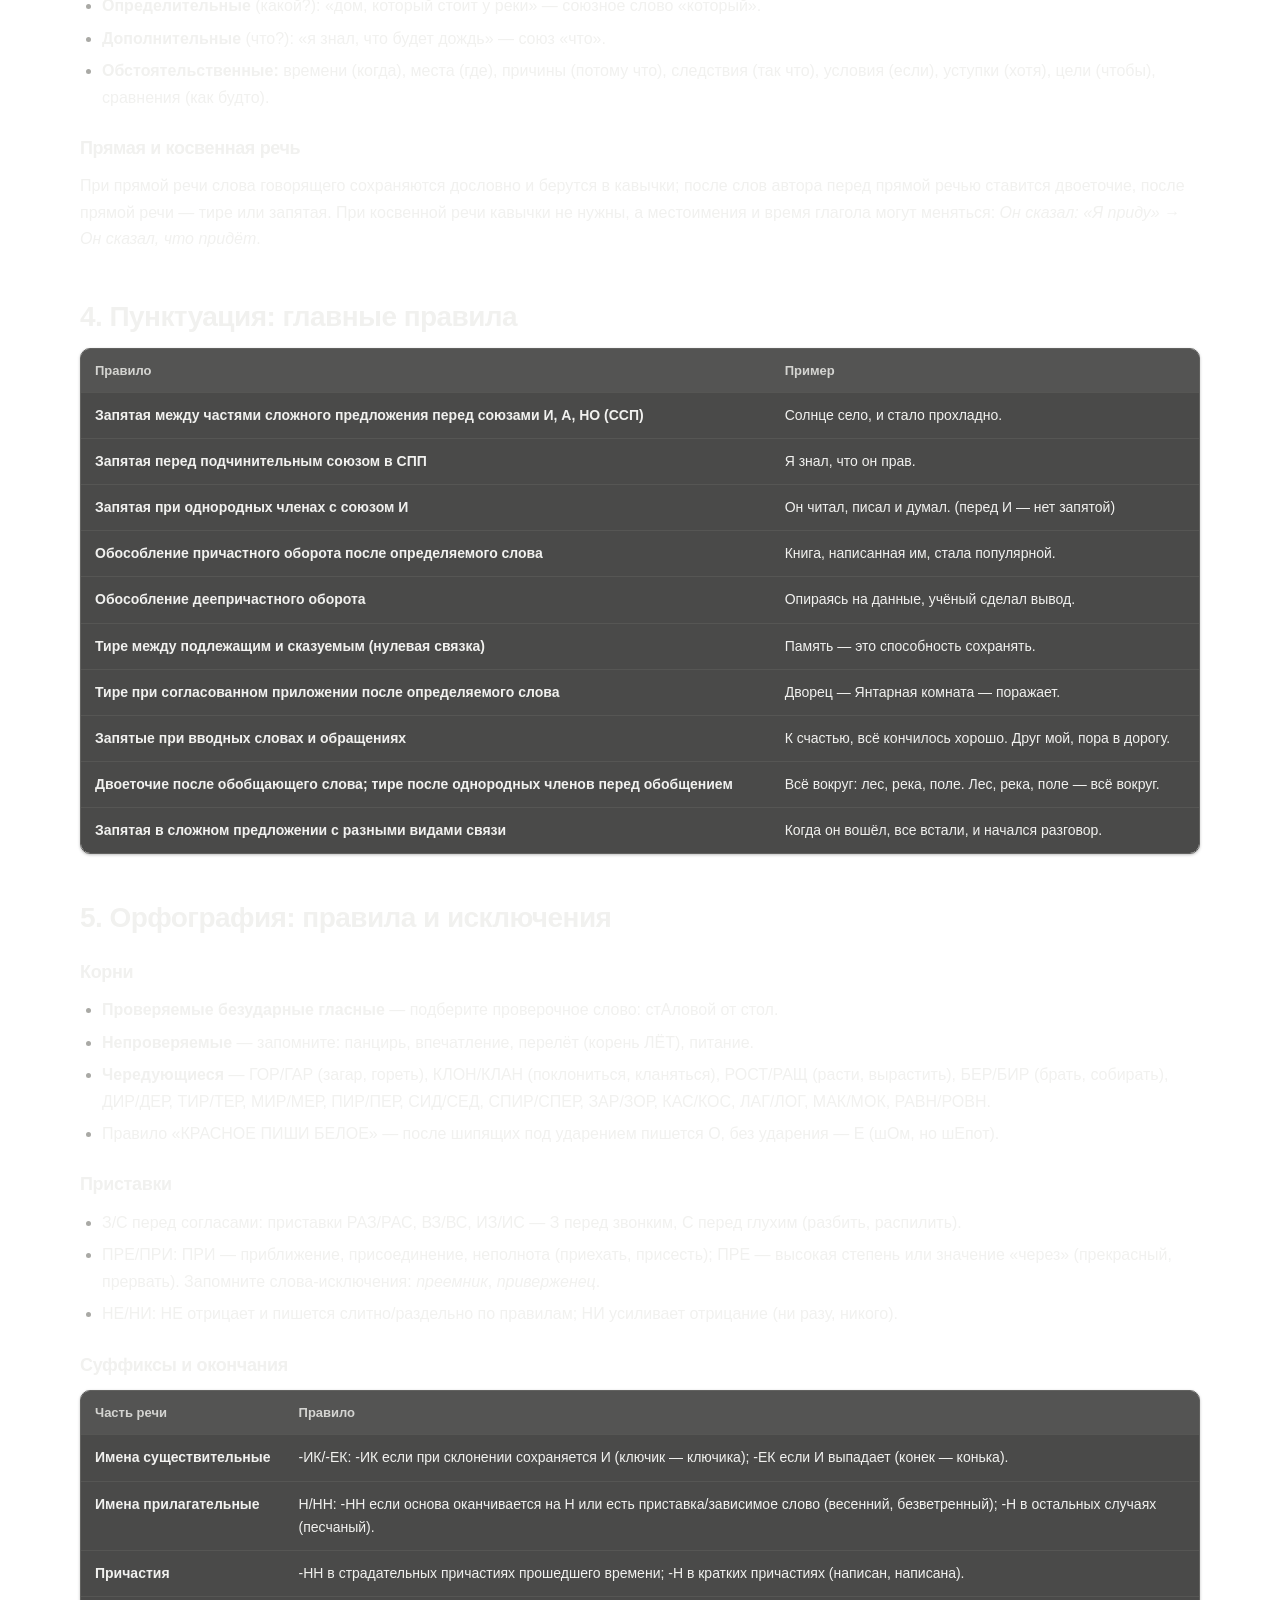
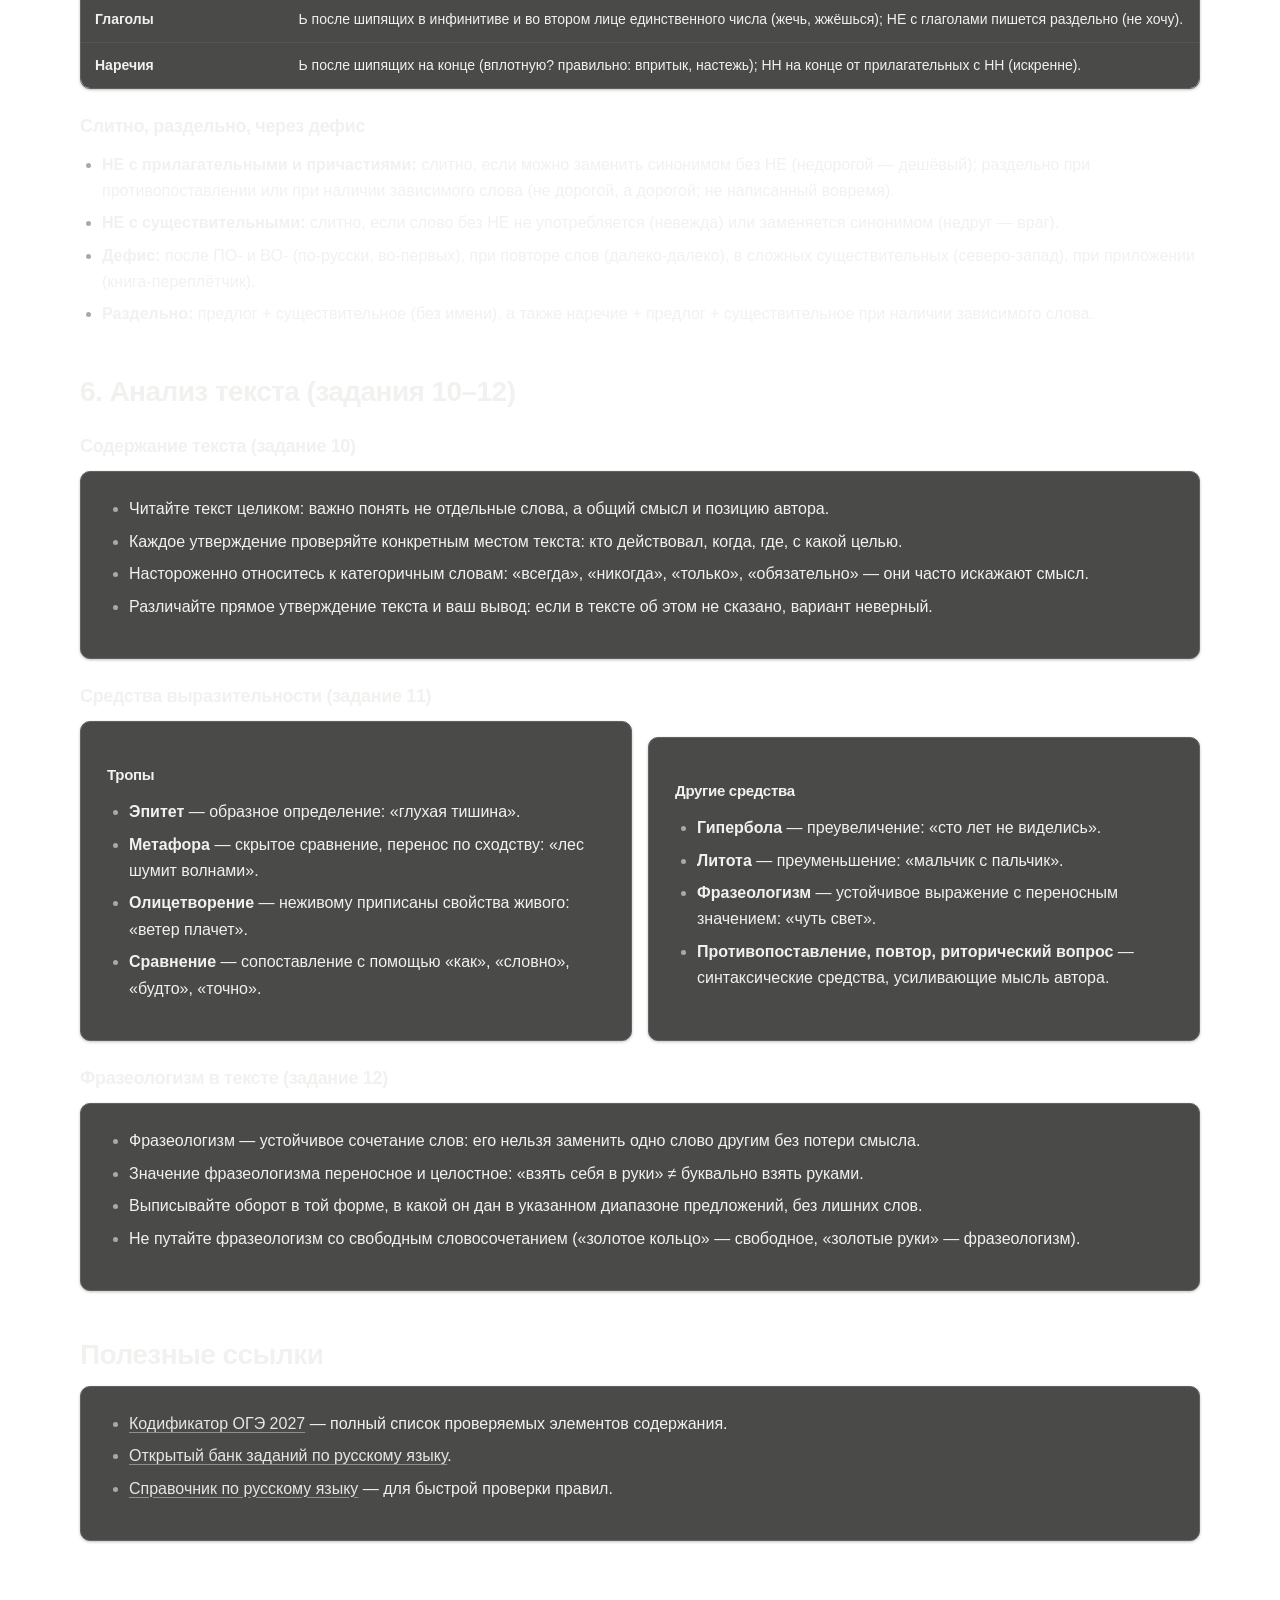
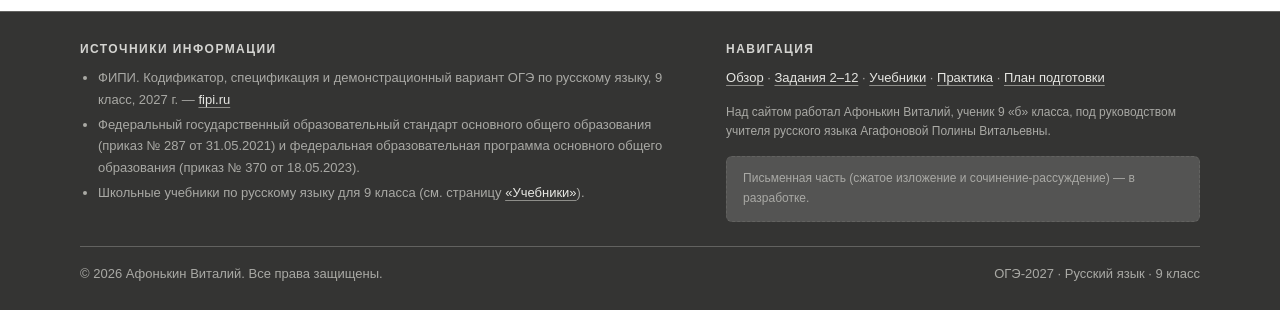
<file: theory.html>
<!doctype html>
<html lang="ru">
<head>
  <meta charset="utf-8">
  <meta name="viewport" content="width=device-width, initial-scale=1">
  <meta name="description" content="Теория для ОГЭ по русскому языку 2027 (задания 2–12): фонетика, лексика, морфология, синтаксис, пунктуация, орфография, анализ текста.">
  <title>ОГЭ‑2027 · Русский язык · Теория</title>
  <link rel="stylesheet" href="assets/styles.css">
  <script src="assets/app.js" defer></script>
</head>
<body>

<header class="site-header">
  <div class="wrap header-inner">
    <a class="brand" href="index.html"><span class="brand-mark">ОГЭ</span><span class="brand-name">Русский язык · 2027</span></a>
    <button class="menu-toggle" aria-expanded="false">Меню</button>
    <nav class="nav" aria-label="Основная навигация">
      <a href="index.html">Обзор</a>
      <a href="tasks.html">Задания 2–12</a>
      <a href="theory.html">Теория</a>
      <a href="textbooks.html">Учебники</a>
      <a href="practice.html">Практика</a>
      <a href="plan.html">План подготовки</a>
    </nav>
  </div>
</header>

<main class="wrap">
  <div class="page-head">
    <p class="eyebrow" data-editable data-edit-id="theory-eyebrow">Справочник</p>
    <h1 data-editable data-edit-id="theory-title">Теория для ОГЭ по русскому языку</h1>
    <p class="lead" data-editable data-edit-id="theory-lead">Краткий справочник по разделам школьного курса для тестовой части экзамена. Используйте его вместе с разбором заданий 2–12: почти каждый пункт таблиц так или иначе встречается в работе.</p>
  </div>

  <div class="grid grid-3">
    <a class="fact" href="#phonetics"><strong>Фонетика и речь</strong><div class="fact-label">звуки, ударение, выразительность</div></a>
    <a class="fact" href="#morphology"><strong>Морфология</strong><div class="fact-label">части речи и их формы</div></a>
    <a class="fact" href="#syntax"><strong>Синтаксис</strong><div class="fact-label">словосочетание и предложение</div></a>
    <a class="fact" href="#punctuation"><strong>Пунктуация</strong><div class="fact-label">знаки в предложении и тексте</div></a>
    <a class="fact" href="#orthography"><strong>Орфография</strong><div class="fact-label">правила написания слов</div></a>
    <a class="fact" href="#text"><strong>Анализ текста</strong><div class="fact-label">задания 10–12</div></a>
  </div>

  <h2 id="phonetics" data-editable data-edit-id="theory-h2-phonetics">1. Фонетика, орфоэпия и лексика</h2>

  <h3>Фонетика</h3>
  <div class="table-wrap">
    <table>
      <thead><tr><th>Понятие</th><th>Что важно помнить</th></tr></thead>
      <tbody>
        <tr><td>Гласные</td><td>Ударные и безударные; после шипящих и Ц пишутся И, У, А после шипящих, но не после Ц.</td></tr>
        <tr><td>Согласные</td><td>Звонкие/глухие, твёрдые/мягкие; проверяйте глухой согласный в корне подбором проверочного слова.</td></tr>
        <tr><td>Слог и ударение</td><td>В слове столько слогов, сколько гласных; ударение может быть подвижным (писать — написа́ть).</td></tr>
        <tr><td>Фонетический разбор</td><td>Слово → слог → звук → характеристика звука. Помните про редукцию безударных гласных.</td></tr>
      </tbody>
    </table>
  </div>

  <h3>Лексика и выразительность речи</h3>
  <div class="grid grid-2">
    <div class="card">
      <h4>Лексические явления</h4>
      <ul data-editable data-edit-id="theory-lex">
        <li><strong>Синонимы</strong> — близкие по значению слова (красивый — прекрасный).</li>
        <li><strong>Антонимы</strong> — противоположные по значению (добрый — злой).</li>
        <li><strong>Омонимы</strong> — совпадают по звучанию, но разные по значению (ключ — ключ).</li>
        <li><strong>Паронимы</strong> — близки по звучанию, но различаются значением: <em>одежда</em> — <em>одеяние</em>, <em>дипломатический</em> — <em>дипломатичный</em>, <em>эффективный</em> — <em>эффектный</em>.</li>
        <li><strong>Фразеологизм</strong> — устойчивое сочетание с цельным значением: «чуть свет», «на семи ветрах». Значение такого оборота не складывается из значений отдельных слов.</li>
      </ul>
    </div>
    <div class="card">
      <h4>Тропы и фигуры (задание 11)</h4>
      <ul data-editable data-edit-id="theory-tropy">
        <li><strong>Метафора</strong> — перенос по сходству: «чёрным шатром поднималась чаща».</li>
        <li><strong>Сравнение</strong> — прямое уподобление с союзами «как», «словно», «точно».</li>
        <li><strong>Олицетворение</strong> — наделение неодушевлённого качествами живого.</li>
        <li><strong>Эпитет</strong> — образное определение: «зелено-серебряное поле».</li>
        <li><strong>Гипербола</strong> — преувеличение; <strong>литота</strong> — преуменьшение.</li>
        <li><strong>Антитеза</strong> — противопоставление; <strong>анафора</strong> — повтор в начале.</li>
      </ul>
    </div>
  </div>

  <h2 id="morphology" data-editable data-edit-id="theory-h2-morphology">2. Морфология: части речи</h2>
  <div class="table-wrap">
    <table>
      <thead><tr><th>Часть речи</th><th>Постоянные признаки</th><th>Непостоянные признаки</th><th>Чем является в предложении</th></tr></thead>
      <tbody>
        <tr><td>Имя существительное</td><td>склонение, род, одуш./неодуш.</td><td>число, падеж</td><td>подлежащее, дополнение, обстоятельство</td></tr>
        <tr><td>Имя прилагательное</td><td>разряд (качественное, относительное, притяжательное)</td><td>степень сравнения, число, род, падеж, краткость</td><td>определение, сказуемое</td></tr>
        <tr><td>Имя числительное</td><td>простое/составное, количественное/порядковое</td><td>число, род, падеж</td><td>подлежащее, дополнение, определение</td></tr>
        <tr><td>Местоимение</td><td>разряд (личное, указательное, вопросительное и др.)</td><td>число, род, падеж (у некоторых)</td><td>подлежащее, дополнение, определение</td></tr>
        <tr><td>Глагол</td><td>вид, переходность, возвратность, спряжение</td><td>наклонение, время, число, род, лицо</td><td>сказуемое</td></tr>
        <tr><td>Причастие</td><td>вид, время, возвратность, спряжение</td><td>число, род, падеж, страдательный/действительный залог</td><td>определение, сказуемое</td></tr>
        <tr><td>Деепричастие</td><td>вид, переходность, возвратность</td><td>время (настоящее/прошедшее)</td><td>обстоятельство</td></tr>
        <tr><td>Наречие</td><td>разряд (образа действия, меры, времени, места и др.)</td><td>степень сравнения</td><td>обстоятельство</td></tr>
        <tr><td>Предлог, союз, частица, междометие</td><td>разряд</td><td>—</td><td>служебные члены, не являются членами предложения</td></tr>
      </tbody>
    </table>
  </div>

  <div class="rule" data-editable data-edit-id="theory-rule-morph">
    <strong>Запомните:</strong> причастие отвечает на вопросы «какой?», «что сделавший?» и изменяется как прилагательное; деепричастие отвечает на вопросы «что делая?», «что сделав?» и не изменяется. Эта разница часто нужна в заданиях 3, 5 и 6.
  </div>

  <h2 id="syntax" data-editable data-edit-id="theory-h2-syntax">3. Синтаксис: словосочетание и предложение</h2>

  <h3>Виды подчинительной связи в словосочетании (задание 9)</h3>
  <div class="table-wrap">
    <table>
      <thead><tr><th>Вид связи</th><th>Как найти</th><th>Пример</th></tr></thead>
      <tbody>
        <tr><td>Согласование</td><td>зависимое слово уподобляется главному в роде, числе, падеже</td><td>безымянная река, в зелёном лесу</td></tr>
        <tr><td>Управление</td><td>главное слово требует от зависимого определённого падежа</td><td>река без имени, читать книгу</td></tr>
        <tr><td>Примыкание</td><td>зависимое слово — неизменяемая часть речи (деепричастие, наречие, инфинитив)</td><td>идти пешком, говорить громко</td></tr>
      </tbody>
    </table>
  </div>

  <h3>Грамматическая основа (задание 2)</h3>
  <ul data-editable data-edit-id="theory-grund">
    <li><strong>Подлежащее</strong> — именная часть речи в именительном падеже (или инфинитив, фразеологизм, цитата).</li>
    <li><strong>Сказуемое</strong> бывает простым глагольным (<em>пишет</em>), составным глагольным (<em>хочет писать</em>) и составным именным (<em>был красивый</em>, <em>красив</em>, <em>есть дом</em>).</li>
    <li>В сложном предложении основ две и более — ищите их в каждой части.</li>
    <li>Союзы, частицы, вводные слова и обращения в основу не входят.</li>
  </ul>

  <h3>Типы предложений (задание 3)</h3>
  <div class="table-wrap">
    <table>
      <thead><tr><th>Признак</th><th>Виды</th></tr></thead>
      <tbody>
        <tr><td>По числу основ</td><td>простое / сложное</td></tr>
        <tr><td>По наличию второстепенных членов</td><td>неосложнённое / осложнённое (однородные члены, обособленные члены, вводные слова, обращение)</td></tr>
        <tr><td>По виду связи в сложном</td><td>сложносочинённое (ССП), сложноподчинённое (СПП), бессоюзное (БСП), с разными видами связи</td></tr>
        <tr><td>По цели высказывания</td><td>повествовательное, вопросительное, побудительное</td></tr>
        <tr><td>По эмоциональной окраске</td><td>восклицательное / невосклицательное</td></tr>
      </tbody>
    </table>
  </div>

  <h3>Придаточные предложения</h3>
  <ul data-editable data-edit-id="theory-pridatochnye">
    <li><strong>Определительные</strong> (какой?): «дом, который стоит у реки» — союзное слово «который».</li>
    <li><strong>Дополнительные</strong> (что?): «я знал, что будет дождь» — союз «что».</li>
    <li><strong>Обстоятельственные:</strong> времени (когда), места (где), причины (потому что), следствия (так что), условия (если), уступки (хотя), цели (чтобы), сравнения (как будто).</li>
  </ul>

  <h3>Прямая и косвенная речь</h3>
  <p data-editable data-edit-id="theory-rech">При прямой речи слова говорящего сохраняются дословно и берутся в кавычки; после слов автора перед прямой речью ставится двоеточие, после прямой речи — тире или запятая. При косвенной речи кавычки не нужны, а местоимения и время глагола могут меняться: <em>Он сказал: «Я приду»</em> → <em>Он сказал, что придёт</em>.</p>

  <h2 id="punctuation" data-editable data-edit-id="theory-h2-punctuation">4. Пунктуация: главные правила</h2>
  <div class="table-wrap">
    <table>
      <thead><tr><th>Правило</th><th>Пример</th></tr></thead>
      <tbody>
        <tr><td>Запятая между частями сложного предложения перед союзами И, А, НО (ССП)</td><td>Солнце село, и стало прохладно.</td></tr>
        <tr><td>Запятая перед подчинительным союзом в СПП</td><td>Я знал, что он прав.</td></tr>
        <tr><td>Запятая при однородных членах с союзом И</td><td>Он читал, писал и думал. (перед И — нет запятой)</td></tr>
        <tr><td>Обособление причастного оборота после определяемого слова</td><td>Книга, написанная им, стала популярной.</td></tr>
        <tr><td>Обособление деепричастного оборота</td><td>Опираясь на данные, учёный сделал вывод.</td></tr>
        <tr><td>Тире между подлежащим и сказуемым (нулевая связка)</td><td>Память — это способность сохранять.</td></tr>
        <tr><td>Тире при согласованном приложении после определяемого слова</td><td>Дворец — Янтарная комната — поражает.</td></tr>
        <tr><td>Запятые при вводных словах и обращениях</td><td>К счастью, всё кончилось хорошо. Друг мой, пора в дорогу.</td></tr>
        <tr><td>Двоеточие после обобщающего слова; тире после однородных членов перед обобщением</td><td>Всё вокруг: лес, река, поле. Лес, река, поле — всё вокруг.</td></tr>
        <tr><td>Запятая в сложном предложении с разными видами связи</td><td>Когда он вошёл, все встали, и начался разговор.</td></tr>
      </tbody>
    </table>
  </div>

  <h2 id="orthography" data-editable data-edit-id="theory-h2-orthography">5. Орфография: правила и исключения</h2>

  <h3>Корни</h3>
  <ul data-editable data-edit-id="theory-roots">
    <li><strong>Проверяемые безударные гласные</strong> — подберите проверочное слово: стАловой от стол.</li>
    <li><strong>Непроверяемые</strong> — запомните: панцирь, впечатление, перелёт (корень ЛЁТ), питание.</li>
    <li><strong>Чередующиеся</strong> — ГОР/ГАР (загар, гореть), КЛОН/КЛАН (поклониться, кланяться), РОСТ/РАЩ (расти, вырастить), БЕР/БИР (брать, собирать), ДИР/ДЕР, ТИР/ТЕР, МИР/МЕР, ПИР/ПЕР, СИД/СЕД, СПИР/СПЕР, ЗАР/ЗОР, КАС/КОС, ЛАГ/ЛОГ, МАК/МОК, РАВН/РОВН.</li>
    <li>Правило «КРАСНОЕ ПИШИ БЕЛОЕ» — после шипящих под ударением пишется О, без ударения — Е (шОм, но шЕпот).</li>
  </ul>

  <h3>Приставки</h3>
  <ul data-editable data-edit-id="theory-prefixes">
    <li>З/С перед согласами: приставки РАЗ/РАС, ВЗ/ВС, ИЗ/ИС — З перед звонким, С перед глухим (разбить, распилить).</li>
    <li>ПРЕ/ПРИ: ПРИ — приближение, присоединение, неполнота (приехать, присесть); ПРЕ — высокая степень или значение «через» (прекрасный, прервать). Запомните слова-исключения: <em>преемник</em>, <em>приверженец</em>.</li>
    <li>НЕ/НИ: НЕ отрицает и пишется слитно/раздельно по правилам; НИ усиливает отрицание (ни разу, никого).</li>
  </ul>

  <h3>Суффиксы и окончания</h3>
  <div class="table-wrap">
    <table>
      <thead><tr><th>Часть речи</th><th>Правило</th></tr></thead>
      <tbody>
        <tr><td>Имена существительные</td><td>-ИК/-ЕК: -ИК если при склонении сохраняется И (ключик — ключика); -ЕК если И выпадает (конек — конька).</td></tr>
        <tr><td>Имена прилагательные</td><td>Н/НН: -НН если основа оканчивается на Н или есть приставка/зависимое слово (весенний, безветренный); -Н в остальных случаях (песчаный).</td></tr>
        <tr><td>Причастия</td><td>-НН в страдательных причастиях прошедшего времени; -Н в кратких причастиях (написан, написана).</td></tr>
        <tr><td>Глаголы</td><td>Ь после шипящих в инфинитиве и во втором лице единственного числа (жечь, жжёшься); НЕ с глаголами пишется раздельно (не хочу).</td></tr>
        <tr><td>Наречия</td><td>Ь после шипящих на конце (вплотную? правильно: впритык, настежь); НН на конце от прилагательных с НН (искренне).</td></tr>
      </tbody>
    </table>
  </div>

  <h3>Слитно, раздельно, через дефис</h3>
  <ul data-editable data-edit-id="theory-slitno">
    <li><strong>НЕ с прилагательными и причастиями:</strong> слитно, если можно заменить синонимом без НЕ (недорогой — дешёвый); раздельно при противопоставлении или при наличии зависимого слова (не дорогой, а дорогой; не написанный вовремя).</li>
    <li><strong>НЕ с существительными:</strong> слитно, если слово без НЕ не употребляется (невежда) или заменяется синонимом (недруг — враг).</li>
    <li><strong>Дефис:</strong> после ПО- и ВО- (по-русски, во-первых), при повторе слов (далеко-далеко), в сложных существительных (северо-запад), при приложении (книга-переплётчик).</li>
    <li><strong>Раздельно:</strong> предлог + существительное (без имени), а также наречие + предлог + существительное при наличии зависимого слова.</li>
  </ul>

  <h2 id="text" data-editable data-edit-id="theory-h2-text">6. Анализ текста (задания 10–12)</h2>

  <h3>Содержание текста (задание 10)</h3>
  <div class="card">
    <ul data-editable data-edit-id="theory-content">
      <li>Читайте текст целиком: важно понять не отдельные слова, а общий смысл и позицию автора.</li>
      <li>Каждое утверждение проверяйте конкретным местом текста: кто действовал, когда, где, с какой целью.</li>
      <li>Настороженно относитесь к категоричным словам: «всегда», «никогда», «только», «обязательно» — они часто искажают смысл.</li>
      <li>Различайте прямое утверждение текста и ваш вывод: если в тексте об этом не сказано, вариант неверный.</li>
    </ul>
  </div>

  <h3>Средства выразительности (задание 11)</h3>
  <div class="grid grid-2">
    <div class="card">
      <h4>Тропы</h4>
      <ul data-editable data-edit-id="theory-tropes-list">
        <li><strong>Эпитет</strong> — образное определение: «глухая тишина».</li>
        <li><strong>Метафора</strong> — скрытое сравнение, перенос по сходству: «лес шумит волнами».</li>
        <li><strong>Олицетворение</strong> — неживому приписаны свойства живого: «ветер плачет».</li>
        <li><strong>Сравнение</strong> — сопоставление с помощью «как», «словно», «будто», «точно».</li>
      </ul>
    </div>
    <div class="card">
      <h4>Другие средства</h4>
      <ul data-editable data-edit-id="theory-expr-list">
        <li><strong>Гипербола</strong> — преувеличение: «сто лет не виделись».</li>
        <li><strong>Литота</strong> — преуменьшение: «мальчик с пальчик».</li>
        <li><strong>Фразеологизм</strong> — устойчивое выражение с переносным значением: «чуть свет».</li>
        <li><strong>Противопоставление, повтор, риторический вопрос</strong> — синтаксические средства, усиливающие мысль автора.</li>
      </ul>
    </div>
  </div>

  <h3>Фразеологизм в тексте (задание 12)</h3>
  <div class="card">
    <ul data-editable data-edit-id="theory-phraseologism">
      <li>Фразеологизм — устойчивое сочетание слов: его нельзя заменить одно слово другим без потери смысла.</li>
      <li>Значение фразеологизма переносное и целостное: «взять себя в руки» ≠ буквально взять руками.</li>
      <li>Выписывайте оборот в той форме, в какой он дан в указанном диапазоне предложений, без лишних слов.</li>
      <li>Не путайте фразеологизм со свободным словосочетанием («золотое кольцо» — свободное, «золотые руки» — фразеологизм).</li>
    </ul>
  </div>

  <h2 data-editable data-edit-id="theory-h2-links">Полезные ссылки</h2>
  <div class="card">
    <ul data-editable data-edit-id="theory-links">
      <li><a href="https://fipi.ru/oge/demoversii-specifikacii-kodifikatory" target="_blank" rel="noopener">Кодификатор ОГЭ 2027</a> — полный список проверяемых элементов содержания.</li>
      <li><a href="https://oge.fipi.ru/bank/index.php?proj=BD98FF424631BFE24D6010A4B1266CA8" target="_blank" rel="noopener">Открытый банк заданий по русскому языку</a>.</li>
      <li><a href="https://rus-yaz.niv.ru/" target="_blank" rel="noopener">Справочник по русскому языку</a> — для быстрой проверки правил.</li>
    </ul>
  </div>
</main>

<footer class="site-footer">
  <div class="wrap">
    <div class="footer-grid">
      <div>
        <h4>Источники информации</h4>
        <ul>
          <li>ФИПИ. Кодификатор, спецификация и демонстрационный вариант ОГЭ по русскому языку, 9 класс, 2027 г. — <a href="https://fipi.ru/oge/demoversii-specifikacii-kodifikatory" target="_blank" rel="noopener">fipi.ru</a></li>
          <li>Федеральный государственный образовательный стандарт основного общего образования (приказ № 287 от 31.05.2021) и федеральная образовательная программа основного общего образования (приказ № 370 от 18.05.2023).</li>
          <li>Школьные учебники по русскому языку для 9 класса (см. страницу <a href="textbooks.html">«Учебники»</a>).</li>
        </ul>
      </div>
      <div>
        <h4>Навигация</h4>
        <p><a href="index.html">Обзор</a> · <a href="tasks.html">Задания 2–12</a> · <a href="textbooks.html">Учебники</a> · <a href="practice.html">Практика</a> · <a href="plan.html">План подготовки</a></p>
        <p class="credit">Над сайтом работал Афонькин Виталий, ученик 9 «б» класса, под руководством учителя русского языка Агафоновой Полины Витальевны.</p>
        <p class="dev-note footer-note">Письменная часть (сжатое изложение и сочинение-рассуждение) — в разработке.</p>
      </div>
    </div>
    <div class="footer-bottom">
      <span>© 2026 Афонькин Виталий. Все права защищены.</span>
      <span>ОГЭ‑2027 · Русский язык · 9 класс</span>
    </div>
  </div>
</footer>

<div class="edit-hint">Режим редактирования включён — нажимайте на текст и меняйте его</div>
<div class="edit-bar" id="editBar" role="toolbar" aria-label="Редактирование страницы">
  <button id="editToggle" type="button">Редактировать</button>
  <button id="editSave" type="button">Сохранить</button>
  <button id="editExport" type="button">Скачать HTML</button>
  <button id="editReset" type="button">Сбросить</button>
  <span id="editStatus" class="note" style="align-self:center;min-width:10px"></span>
</div>

</body>
</html>
</file>
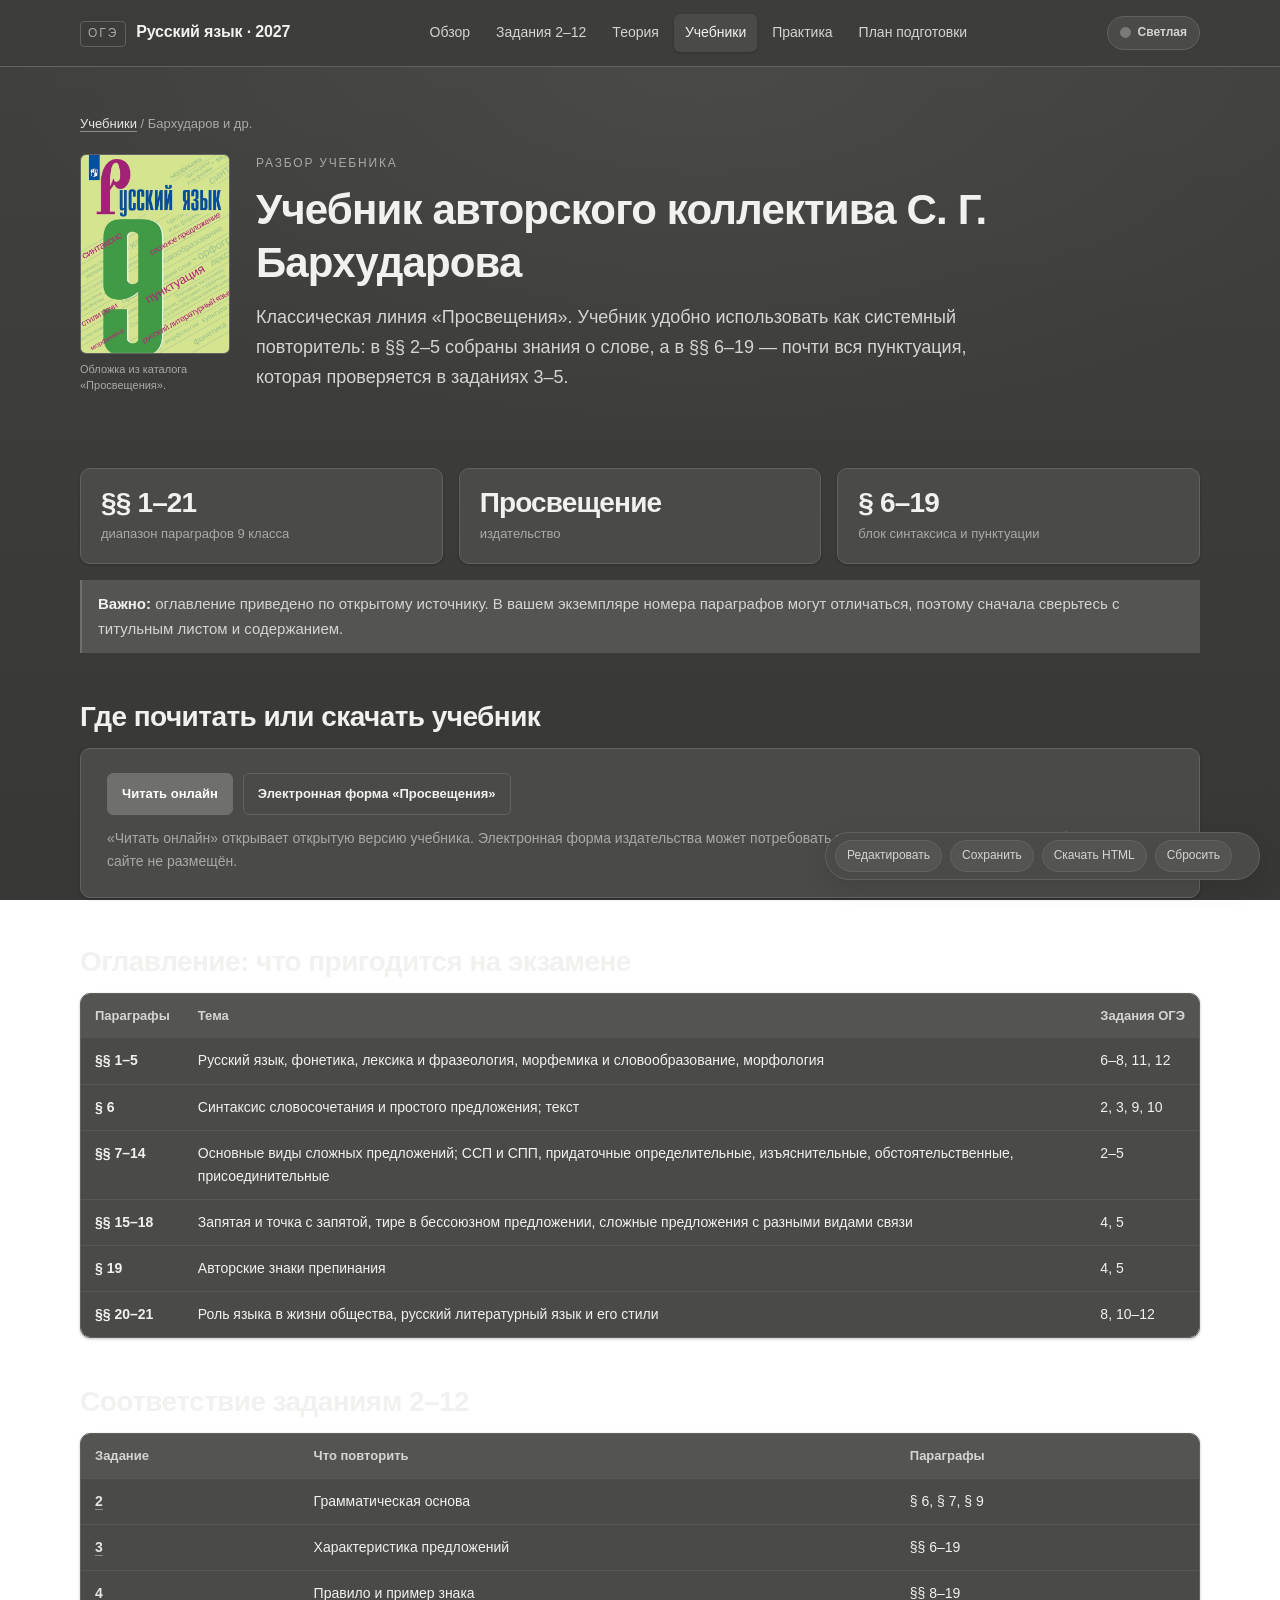
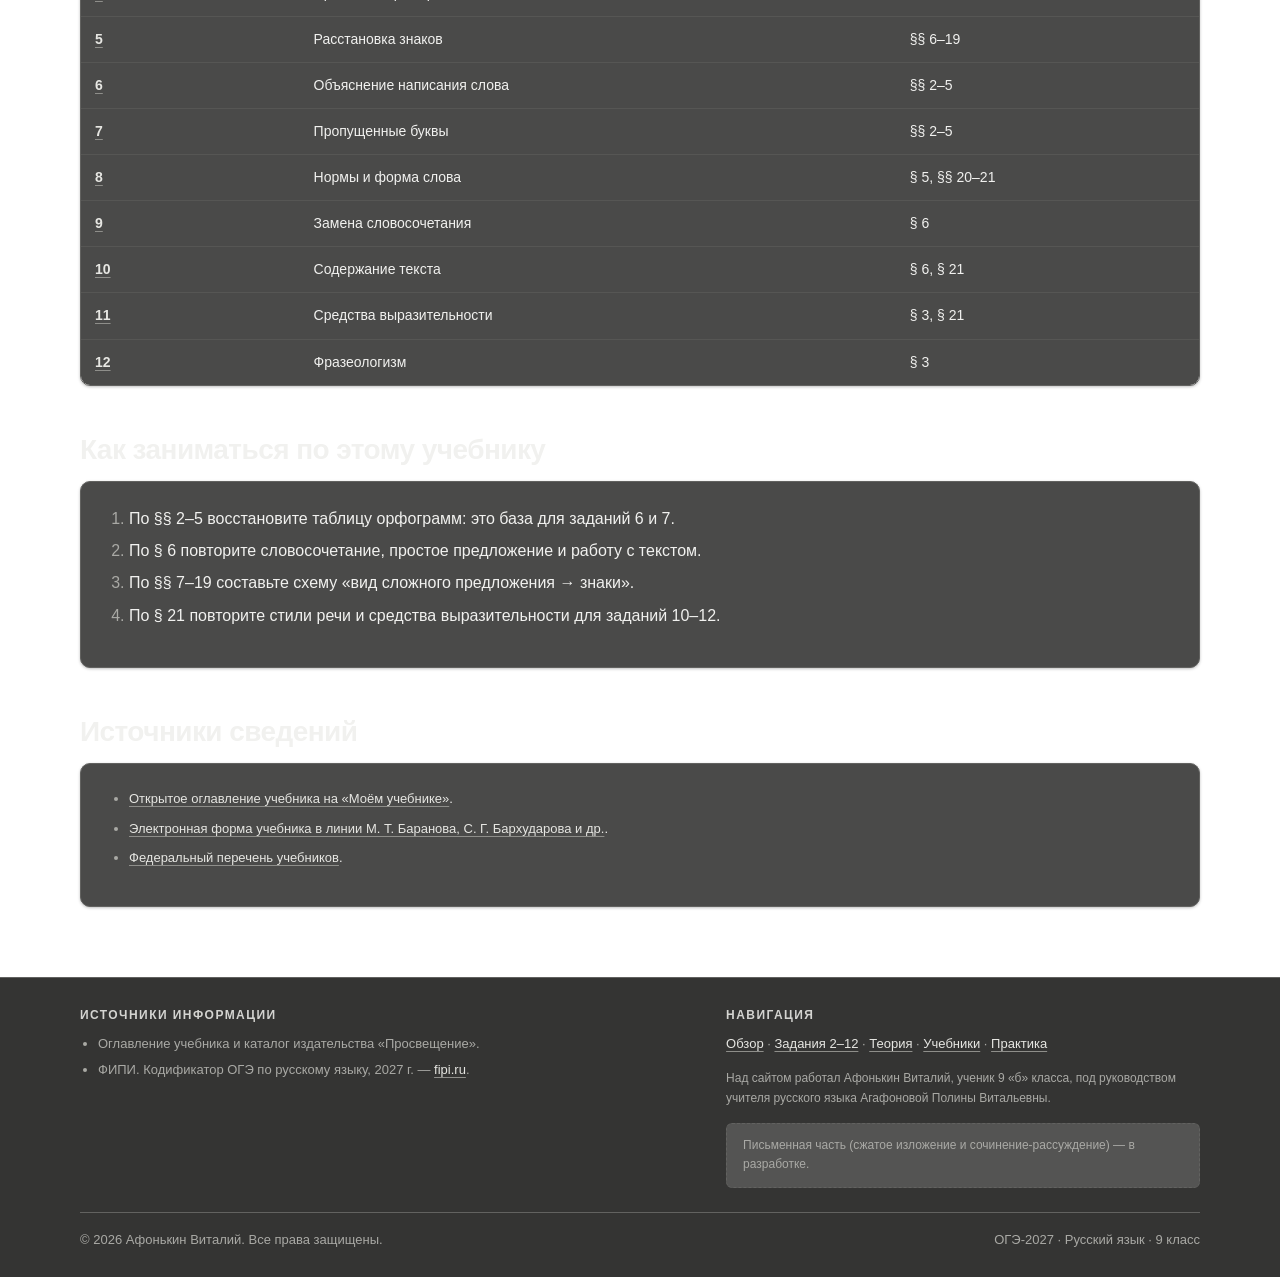
<file: books/barhudarov.html>
<!doctype html>
<html lang="ru">
<head>
  <meta charset="utf-8">
  <meta name="viewport" content="width=device-width, initial-scale=1">
  <meta name="description" content="Учебник Бархударова и др.: оглавление и соответствие параграфов заданиям 2–12 ОГЭ по русскому языку 2027.">
  <title>ОГЭ‑2027 · Учебник Бархударова</title>
  <link rel="stylesheet" href="../assets/styles.css">
  <script src="../assets/app.js" defer></script>
</head>
<body>

<header class="site-header">
  <div class="wrap header-inner">
    <a class="brand" href="../index.html"><span class="brand-mark">ОГЭ</span><span class="brand-name">Русский язык · 2027</span></a>
    <button class="menu-toggle" aria-expanded="false">Меню</button>
    <nav class="nav" aria-label="Основная навигация">
      <a href="../index.html">Обзор</a>
      <a href="../tasks.html">Задания 2–12</a>
      <a href="../theory.html">Теория</a>
      <a class="active" href="../textbooks.html">Учебники</a>
      <a href="../practice.html">Практика</a>
      <a href="../plan.html">План подготовки</a>
    </nav>
  </div>
</header>

<main class="wrap">
  <p class="breadcrumb"><a href="../textbooks.html">Учебники</a> / Бархударов и др.</p>

  <div class="book-hero">
    <div>
      <img class="book-cover detail-cover" src="../assets/books/barhudarov.jpg" alt="Обложка учебника авторского коллектива С. Г. Бархударова, 9 класс">
      <p class="cover-credit">Обложка из каталога «Просвещения».</p>
    </div>
    <div class="page-head">
    <p class="eyebrow" data-editable data-edit-id="bh-eyebrow">Разбор учебника</p>
    <h1 data-editable data-edit-id="bh-title">Учебник авторского коллектива С. Г. Бархударова</h1>
    <p class="lead" data-editable data-edit-id="bh-lead">Классическая линия «Просвещения». Учебник удобно использовать как системный повторитель: в §§ 2–5 собраны знания о слове, а в §§ 6–19 — почти вся пунктуация, которая проверяется в заданиях 3–5.</p>
    </div>
  </div>

  <div class="grid grid-3">
    <div class="fact"><div class="fact-value">§§ 1–21</div><div class="fact-label">диапазон параграфов 9 класса</div></div>
    <div class="fact"><div class="fact-value">Просвещение</div><div class="fact-label">издательство</div></div>
    <div class="fact"><div class="fact-value">§ 6–19</div><div class="fact-label">блок синтаксиса и пунктуации</div></div>
  </div>

  <div class="rule" data-editable data-edit-id="bh-note">
    <strong>Важно:</strong> оглавление приведено по открытому источнику. В вашем экземпляре номера параграфов могут отличаться, поэтому сначала сверьтесь с титульным листом и содержанием.
  </div>

  <h2 data-editable data-edit-id="bh-h2-access">Где почитать или скачать учебник</h2>
  <div class="card book-access">
    <div class="book-actions">
      <a class="action-btn" href="https://my-uchebnik.ru/book/russian/4/russian-00000024.htm" target="_blank" rel="noopener">Читать онлайн</a>
      <a class="action-btn secondary" href="https://media.prosv.ru/content/item/17808/" target="_blank" rel="noopener">Электронная форма «Просвещения»</a>
    </div>
    <p class="note" data-editable data-edit-id="bh-access-note">«Читать онлайн» открывает открытую версию учебника. Электронная форма издательства может потребовать входа в аккаунт. Полный файл учебника на этом сайте не размещён.</p>
  </div>

  <h2 data-editable data-edit-id="bh-h2-toc">Оглавление: что пригодится на экзамене</h2>
  <div class="table-wrap">
    <table>
      <thead><tr><th>Параграфы</th><th>Тема</th><th>Задания ОГЭ</th></tr></thead>
      <tbody>
        <tr><td>§§ 1–5</td><td>Русский язык, фонетика, лексика и фразеология, морфемика и словообразование, морфология</td><td>6–8, 11, 12</td></tr>
        <tr><td>§ 6</td><td>Синтаксис словосочетания и простого предложения; текст</td><td>2, 3, 9, 10</td></tr>
        <tr><td>§§ 7–14</td><td>Основные виды сложных предложений; ССП и СПП, придаточные определительные, изъяснительные, обстоятельственные, присоединительные</td><td>2–5</td></tr>
        <tr><td>§§ 15–18</td><td>Запятая и точка с запятой, тире в бессоюзном предложении, сложные предложения с разными видами связи</td><td>4, 5</td></tr>
        <tr><td>§ 19</td><td>Авторские знаки препинания</td><td>4, 5</td></tr>
        <tr><td>§§ 20–21</td><td>Роль языка в жизни общества, русский литературный язык и его стили</td><td>8, 10–12</td></tr>
      </tbody>
    </table>
  </div>

  <h2 data-editable data-edit-id="bh-h2-map">Соответствие заданиям 2–12</h2>
  <div class="table-wrap">
    <table>
      <thead><tr><th>Задание</th><th>Что повторить</th><th>Параграфы</th></tr></thead>
      <tbody>
        <tr><td><a href="../tasks.html#task2">2</a></td><td>Грамматическая основа</td><td>§ 6, § 7, § 9</td></tr>
        <tr><td><a href="../tasks.html#task3">3</a></td><td>Характеристика предложений</td><td>§§ 6–19</td></tr>
        <tr><td><a href="../tasks.html#task4">4</a></td><td>Правило и пример знака</td><td>§§ 8–19</td></tr>
        <tr><td><a href="../tasks.html#task5">5</a></td><td>Расстановка знаков</td><td>§§ 6–19</td></tr>
        <tr><td><a href="../tasks.html#task6">6</a></td><td>Объяснение написания слова</td><td>§§ 2–5</td></tr>
        <tr><td><a href="../tasks.html#task7">7</a></td><td>Пропущенные буквы</td><td>§§ 2–5</td></tr>
        <tr><td><a href="../tasks.html#task8">8</a></td><td>Нормы и форма слова</td><td>§ 5, §§ 20–21</td></tr>
        <tr><td><a href="../tasks.html#task9">9</a></td><td>Замена словосочетания</td><td>§ 6</td></tr>
        <tr><td><a href="../tasks.html#task10">10</a></td><td>Содержание текста</td><td>§ 6, § 21</td></tr>
        <tr><td><a href="../tasks.html#task11">11</a></td><td>Средства выразительности</td><td>§ 3, § 21</td></tr>
        <tr><td><a href="../tasks.html#task12">12</a></td><td>Фразеологизм</td><td>§ 3</td></tr>
      </tbody>
    </table>
  </div>

  <h2 data-editable data-edit-id="bh-h2-how">Как заниматься по этому учебнику</h2>
  <div class="card">
    <ol data-editable data-edit-id="bh-how">
      <li>По §§ 2–5 восстановите таблицу орфограмм: это база для заданий 6 и 7.</li>
      <li>По § 6 повторите словосочетание, простое предложение и работу с текстом.</li>
      <li>По §§ 7–19 составьте схему «вид сложного предложения → знаки».</li>
      <li>По § 21 повторите стили речи и средства выразительности для заданий 10–12.</li>
    </ol>
  </div>

  <h2 data-editable data-edit-id="bh-h2-sources">Источники сведений</h2>
  <div class="card">
    <ul class="source-list" data-editable data-edit-id="bh-sources">
      <li><a href="https://my-uchebnik.ru/book/russian/4/russian-00000024.htm" target="_blank" rel="noopener">Открытое оглавление учебника на «Моём учебнике»</a>.</li>
      <li><a href="https://media.prosv.ru/content/item/17808/" target="_blank" rel="noopener">Электронная форма учебника в линии М. Т. Баранова, С. Г. Бархударова и др.</a>.</li>
      <li><a href="https://fpu.edu.ru/" target="_blank" rel="noopener">Федеральный перечень учебников</a>.</li>
    </ul>
  </div>
</main>

<footer class="site-footer">
  <div class="wrap">
    <div class="footer-grid">
      <div>
        <h4>Источники информации</h4>
        <ul>
          <li>Оглавление учебника и каталог издательства «Просвещение».</li>
          <li>ФИПИ. Кодификатор ОГЭ по русскому языку, 2027 г. — <a href="https://fipi.ru/oge/demoversii-specifikacii-kodifikatory" target="_blank" rel="noopener">fipi.ru</a>.</li>
        </ul>
      </div>
      <div>
        <h4>Навигация</h4>
        <p><a href="../index.html">Обзор</a> · <a href="../tasks.html">Задания 2–12</a> · <a href="../theory.html">Теория</a> · <a href="../textbooks.html">Учебники</a> · <a href="../practice.html">Практика</a></p>
        <p class="credit">Над сайтом работал Афонькин Виталий, ученик 9 «б» класса, под руководством учителя русского языка Агафоновой Полины Витальевны.</p>
        <p class="dev-note footer-note">Письменная часть (сжатое изложение и сочинение-рассуждение) — в разработке.</p>
      </div>
    </div>
    <div class="footer-bottom">
      <span>© 2026 Афонькин Виталий. Все права защищены.</span>
      <span>ОГЭ‑2027 · Русский язык · 9 класс</span>
    </div>
  </div>
</footer>

<div class="edit-hint">Режим редактирования включён — нажимайте на текст и меняйте его</div>
<div class="edit-bar" id="editBar" role="toolbar" aria-label="Редактирование страницы">
  <button id="editToggle" type="button">Редактировать</button>
  <button id="editSave" type="button">Сохранить</button>
  <button id="editExport" type="button">Скачать HTML</button>
  <button id="editReset" type="button">Сбросить</button>
  <span id="editStatus" class="note" style="align-self:center;min-width:10px"></span>
</div>

</body>
</html>
</file>
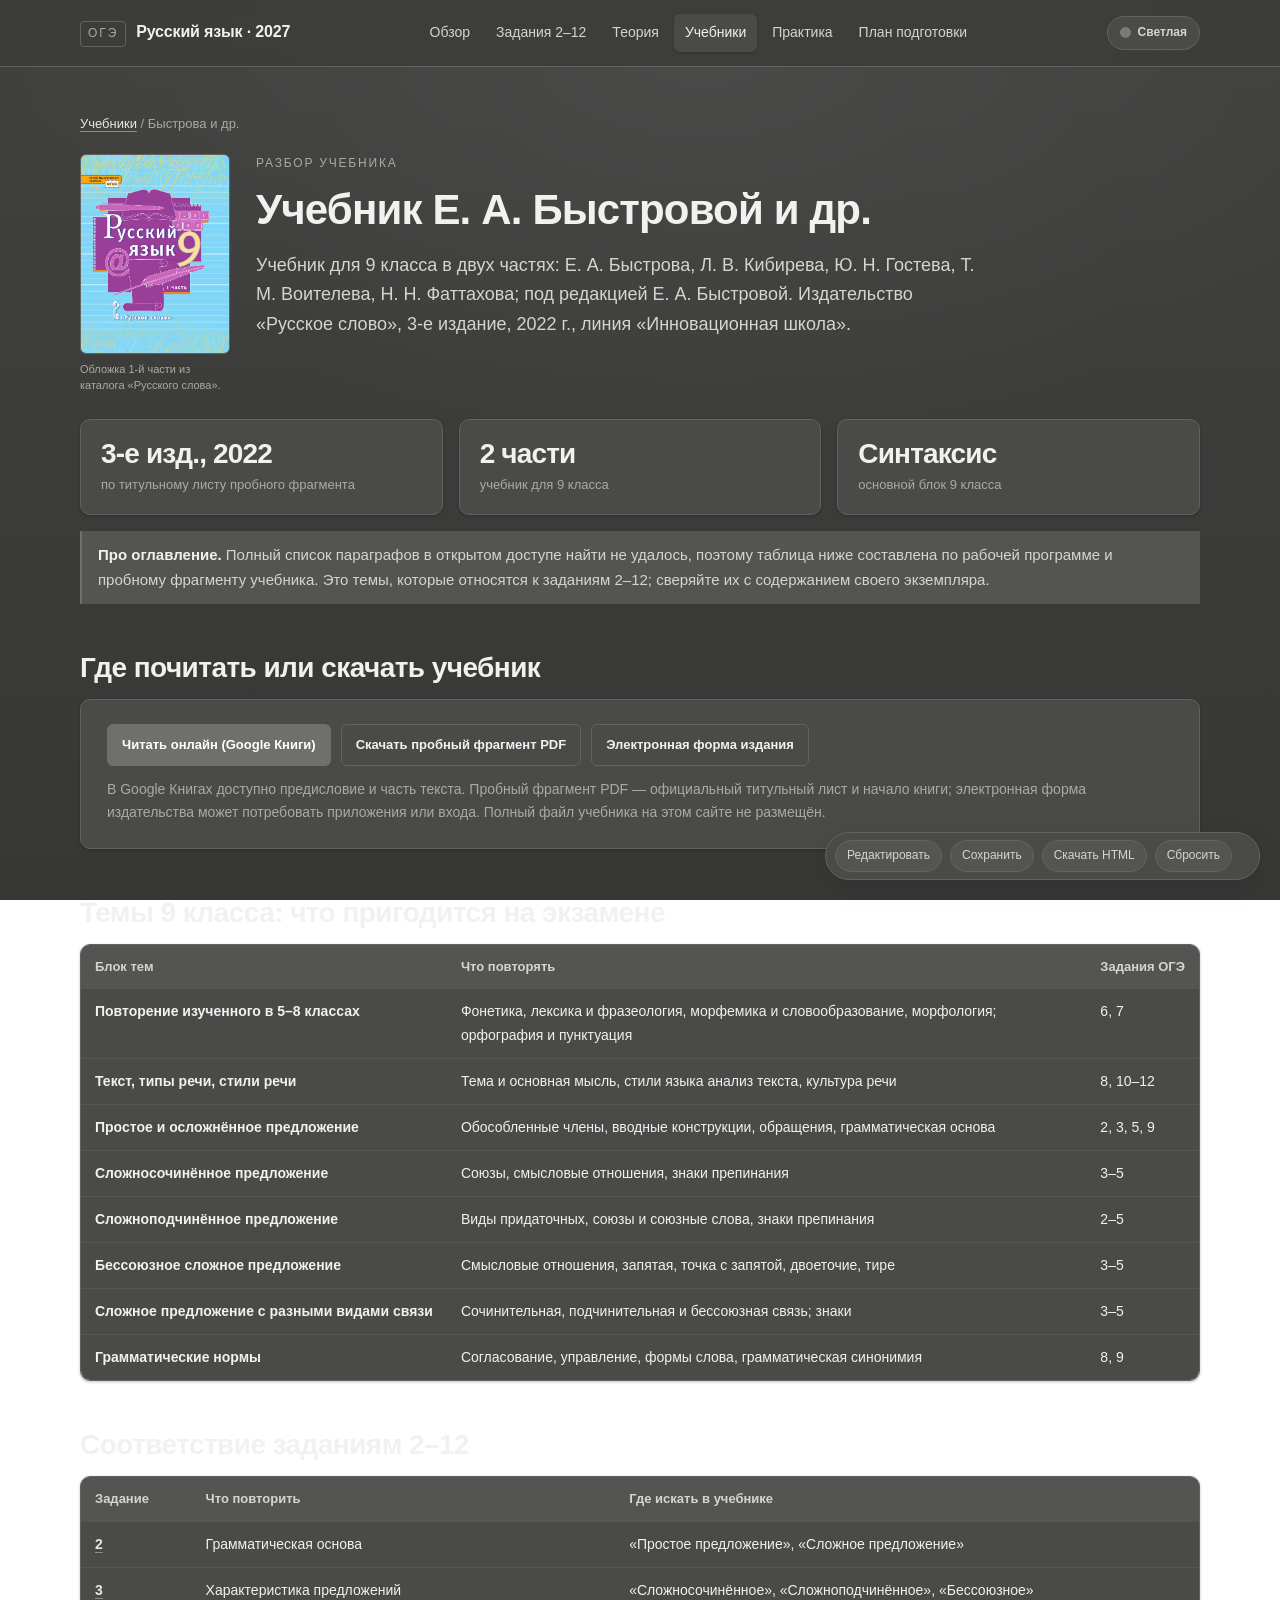
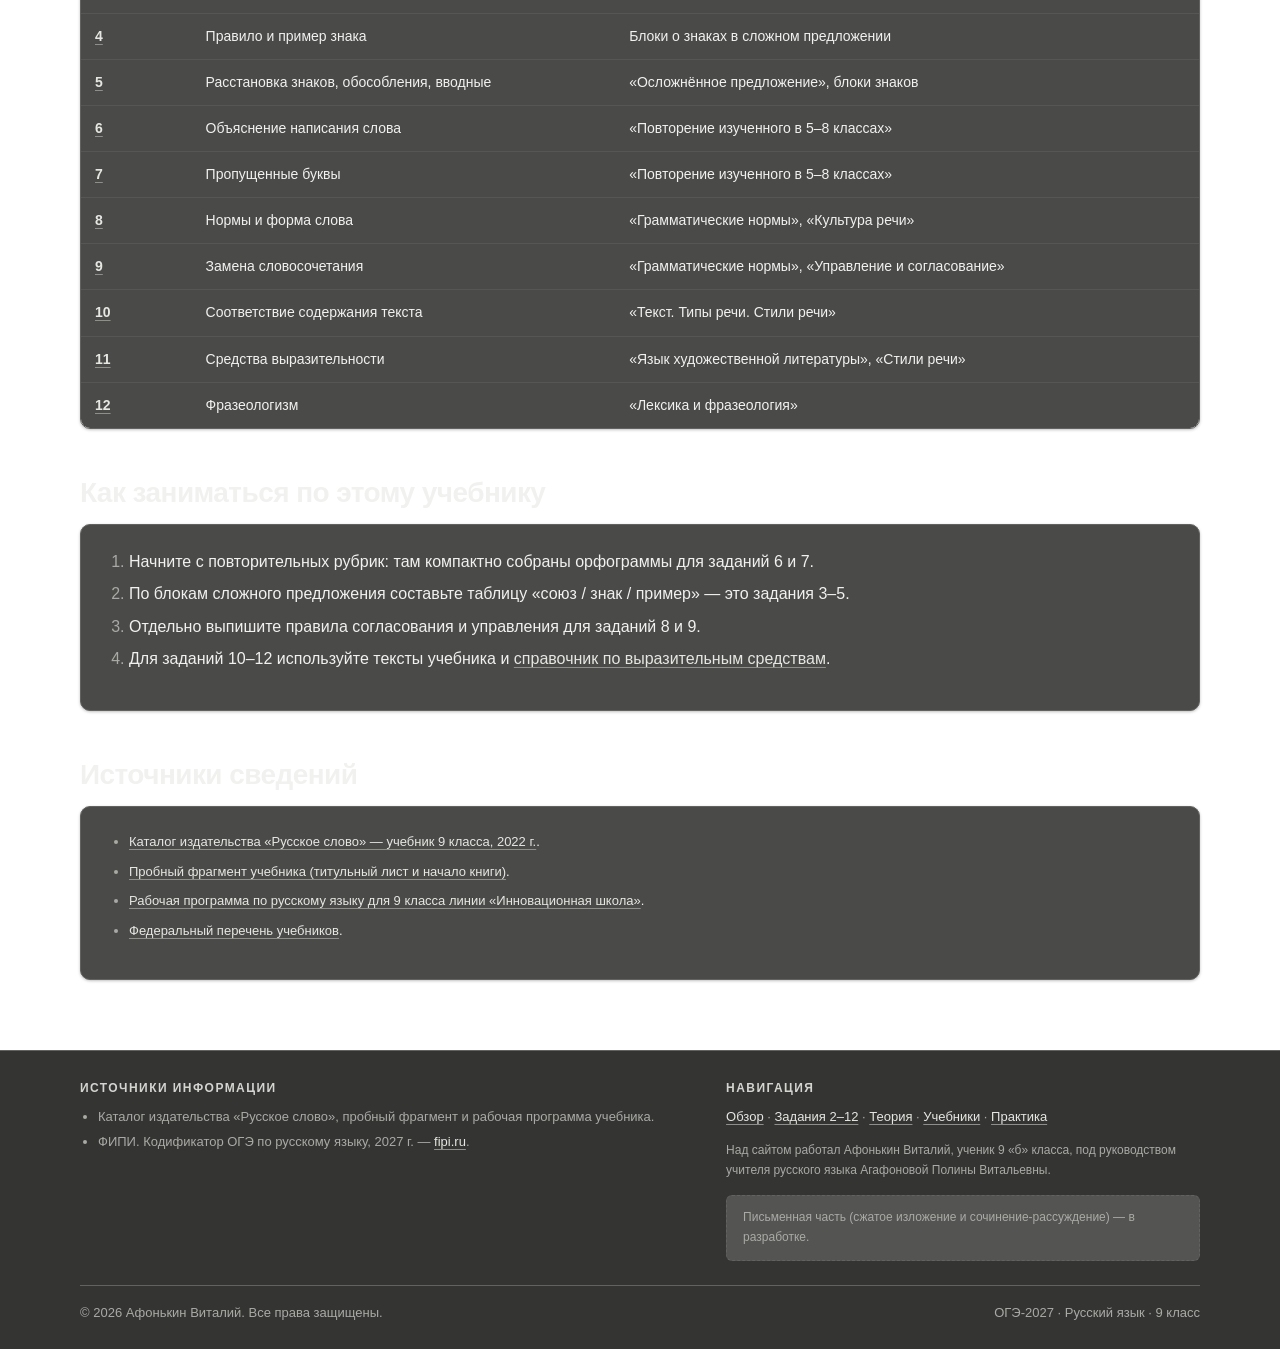
<file: books/bystrova.html>
<!doctype html>
<html lang="ru">
<head>
  <meta charset="utf-8">
  <meta name="viewport" content="width=device-width, initial-scale=1">
  <meta name="description" content="Учебник Быстровой и др.: темы и рубрики, которые пригодятся для заданий 2–12 ОГЭ по русскому языку 2027.">
  <title>ОГЭ‑2027 · Учебник Быстровой</title>
  <link rel="stylesheet" href="../assets/styles.css">
  <script src="../assets/app.js" defer></script>
</head>
<body>

<header class="site-header">
  <div class="wrap header-inner">
    <a class="brand" href="../index.html"><span class="brand-mark">ОГЭ</span><span class="brand-name">Русский язык · 2027</span></a>
    <button class="menu-toggle" aria-expanded="false">Меню</button>
    <nav class="nav" aria-label="Основная навигация">
      <a href="../index.html">Обзор</a>
      <a href="../tasks.html">Задания 2–12</a>
      <a href="../theory.html">Теория</a>
      <a class="active" href="../textbooks.html">Учебники</a>
      <a href="../practice.html">Практика</a>
      <a href="../plan.html">План подготовки</a>
    </nav>
  </div>
</header>

<main class="wrap">
  <p class="breadcrumb"><a href="../textbooks.html">Учебники</a> / Быстрова и др.</p>

  <div class="book-hero">
    <div>
      <img class="book-cover detail-cover" src="../assets/books/bystrova.jpg" alt="Обложка учебника Е. А. Быстровой и др., 9 класс, часть 1">
      <p class="cover-credit">Обложка 1-й части из каталога «Русского слова».</p>
    </div>
    <div class="page-head">
    <p class="eyebrow" data-editable data-edit-id="bs-eyebrow">Разбор учебника</p>
    <h1 data-editable data-edit-id="bs-title">Учебник Е. А. Быстровой и др.</h1>
    <p class="lead" data-editable data-edit-id="bs-lead">Учебник для 9 класса в двух частях: Е. А. Быстрова, Л. В. Кибирева, Ю. Н. Гостева, Т. М. Воителева, Н. Н. Фаттахова; под редакцией Е. А. Быстровой. Издательство «Русское слово», 3-е издание, 2022 г., линия «Инновационная школа».</p>
    </div>
  </div>

  <div class="grid grid-3">
    <div class="fact"><div class="fact-value">3-е изд., 2022</div><div class="fact-label">по титульному листу пробного фрагмента</div></div>
    <div class="fact"><div class="fact-value">2 части</div><div class="fact-label">учебник для 9 класса</div></div>
    <div class="fact"><div class="fact-value">Синтаксис</div><div class="fact-label">основной блок 9 класса</div></div>
  </div>

  <div class="rule" data-editable data-edit-id="bs-note">
    <strong>Про оглавление.</strong> Полный список параграфов в открытом доступе найти не удалось, поэтому таблица ниже составлена по рабочей программе и пробному фрагменту учебника. Это темы, которые относятся к заданиям 2–12; сверяйте их с содержанием своего экземпляра.
  </div>

  <h2 data-editable data-edit-id="bs-h2-access">Где почитать или скачать учебник</h2>
  <div class="card book-access">
    <div class="book-actions">
      <a class="action-btn" href="https://books.google.com/books?id=xpgnEQAAQBAJ" target="_blank" rel="noopener">Читать онлайн (Google Книги)</a>
      <a class="action-btn secondary" href="https://www.litres.ru/get_pdf_trial/71173270.pdf" target="_blank" rel="noopener">Скачать пробный фрагмент PDF</a>
      <a class="action-btn secondary" href="https://russkoe-slovo.ru/catalog/695/64476/" target="_blank" rel="noopener">Электронная форма издания</a>
    </div>
    <p class="note" data-editable data-edit-id="bs-access-note">В Google Книгах доступно предисловие и часть текста. Пробный фрагмент PDF — официальный титульный лист и начало книги; электронная форма издательства может потребовать приложения или входа. Полный файл учебника на этом сайте не размещён.</p>
  </div>

  <h2 data-editable data-edit-id="bs-h2-toc">Темы 9 класса: что пригодится на экзамене</h2>
  <div class="table-wrap">
    <table>
      <thead><tr><th>Блок тем</th><th>Что повторять</th><th>Задания ОГЭ</th></tr></thead>
      <tbody>
        <tr><td>Повторение изученного в 5–8 классах</td><td>Фонетика, лексика и фразеология, морфемика и словообразование, морфология; орфография и пунктуация</td><td>6, 7</td></tr>
        <tr><td>Текст, типы речи, стили речи</td><td>Тема и основная мысль, стили языка анализ текста, культура речи</td><td>8, 10–12</td></tr>
        <tr><td>Простое и осложнённое предложение</td><td>Обособленные члены, вводные конструкции, обращения, грамматическая основа</td><td>2, 3, 5, 9</td></tr>
        <tr><td>Сложносочинённое предложение</td><td>Союзы, смысловые отношения, знаки препинания</td><td>3–5</td></tr>
        <tr><td>Сложноподчинённое предложение</td><td>Виды придаточных, союзы и союзные слова, знаки препинания</td><td>2–5</td></tr>
        <tr><td>Бессоюзное сложное предложение</td><td>Смысловые отношения, запятая, точка с запятой, двоеточие, тире</td><td>3–5</td></tr>
        <tr><td>Сложное предложение с разными видами связи</td><td>Сочинительная, подчинительная и бессоюзная связь; знаки</td><td>3–5</td></tr>
        <tr><td>Грамматические нормы</td><td>Согласование, управление, формы слова, грамматическая синонимия</td><td>8, 9</td></tr>
      </tbody>
    </table>
  </div>

  <h2 data-editable data-edit-id="bs-h2-map">Соответствие заданиям 2–12</h2>
  <div class="table-wrap">
    <table>
      <thead><tr><th>Задание</th><th>Что повторить</th><th>Где искать в учебнике</th></tr></thead>
      <tbody>
        <tr><td><a href="../tasks.html#task2">2</a></td><td>Грамматическая основа</td><td>«Простое предложение», «Сложное предложение»</td></tr>
        <tr><td><a href="../tasks.html#task3">3</a></td><td>Характеристика предложений</td><td>«Сложносочинённое», «Сложноподчинённое», «Бессоюзное»</td></tr>
        <tr><td><a href="../tasks.html#task4">4</a></td><td>Правило и пример знака</td><td>Блоки о знаках в сложном предложении</td></tr>
        <tr><td><a href="../tasks.html#task5">5</a></td><td>Расстановка знаков, обособления, вводные</td><td>«Осложнённое предложение», блоки знаков</td></tr>
        <tr><td><a href="../tasks.html#task6">6</a></td><td>Объяснение написания слова</td><td>«Повторение изученного в 5–8 классах»</td></tr>
        <tr><td><a href="../tasks.html#task7">7</a></td><td>Пропущенные буквы</td><td>«Повторение изученного в 5–8 классах»</td></tr>
        <tr><td><a href="../tasks.html#task8">8</a></td><td>Нормы и форма слова</td><td>«Грамматические нормы», «Культура речи»</td></tr>
        <tr><td><a href="../tasks.html#task9">9</a></td><td>Замена словосочетания</td><td>«Грамматические нормы», «Управление и согласование»</td></tr>
        <tr><td><a href="../tasks.html#task10">10</a></td><td>Соответствие содержания текста</td><td>«Текст. Типы речи. Стили речи»</td></tr>
        <tr><td><a href="../tasks.html#task11">11</a></td><td>Средства выразительности</td><td>«Язык художественной литературы», «Стили речи»</td></tr>
        <tr><td><a href="../tasks.html#task12">12</a></td><td>Фразеологизм</td><td>«Лексика и фразеология»</td></tr>
      </tbody>
    </table>
  </div>

  <h2 data-editable data-edit-id="bs-h2-how">Как заниматься по этому учебнику</h2>
  <div class="card">
    <ol data-editable data-edit-id="bs-how">
      <li>Начните с повторительных рубрик: там компактно собраны орфограммы для заданий 6 и 7.</li>
      <li>По блокам сложного предложения составьте таблицу «союз / знак / пример» — это задания 3–5.</li>
      <li>Отдельно выпишите правила согласования и управления для заданий 8 и 9.</li>
      <li>Для заданий 10–12 используйте тексты учебника и <a href="../theory.html">справочник по выразительным средствам</a>.</li>
    </ol>
  </div>

  <h2 data-editable data-edit-id="bs-h2-sources">Источники сведений</h2>
  <div class="card">
    <ul class="source-list" data-editable data-edit-id="bs-sources">
      <li><a href="https://russkoe-slovo.ru/catalog/352/51085/" target="_blank" rel="noopener">Каталог издательства «Русское слово» — учебник 9 класса, 2022 г.</a>.</li>
      <li><a href="https://www.litres.ru/get_pdf_trial/71173270.pdf" target="_blank" rel="noopener">Пробный фрагмент учебника (титульный лист и начало книги)</a>.</li>
      <li><a href="https://xn----dtbhthpdbkkaet.xn--p1ai/methodics/programmy-i-umk/russkiy-yazyk/05075_Rus_Knyaz_Rp_9_8.06.pdf" target="_blank" rel="noopener">Рабочая программа по русскому языку для 9 класса линии «Инновационная школа»</a>.</li>
      <li><a href="https://fpu.edu.ru/" target="_blank" rel="noopener">Федеральный перечень учебников</a>.</li>
    </ul>
  </div>
</main>

<footer class="site-footer">
  <div class="wrap">
    <div class="footer-grid">
      <div>
        <h4>Источники информации</h4>
        <ul>
          <li>Каталог издательства «Русское слово», пробный фрагмент и рабочая программа учебника.</li>
          <li>ФИПИ. Кодификатор ОГЭ по русскому языку, 2027 г. — <a href="https://fipi.ru/oge/demoversii-specifikacii-kodifikatory" target="_blank" rel="noopener">fipi.ru</a>.</li>
        </ul>
      </div>
      <div>
        <h4>Навигация</h4>
        <p><a href="../index.html">Обзор</a> · <a href="../tasks.html">Задания 2–12</a> · <a href="../theory.html">Теория</a> · <a href="../textbooks.html">Учебники</a> · <a href="../practice.html">Практика</a></p>
        <p class="credit">Над сайтом работал Афонькин Виталий, ученик 9 «б» класса, под руководством учителя русского языка Агафоновой Полины Витальевны.</p>
        <p class="dev-note footer-note">Письменная часть (сжатое изложение и сочинение-рассуждение) — в разработке.</p>
      </div>
    </div>
    <div class="footer-bottom">
      <span>© 2026 Афонькин Виталий. Все права защищены.</span>
      <span>ОГЭ‑2027 · Русский язык · 9 класс</span>
    </div>
  </div>
</footer>

<div class="edit-hint">Режим редактирования включён — нажимайте на текст и меняйте его</div>
<div class="edit-bar" id="editBar" role="toolbar" aria-label="Редактирование страницы">
  <button id="editToggle" type="button">Редактировать</button>
  <button id="editSave" type="button">Сохранить</button>
  <button id="editExport" type="button">Скачать HTML</button>
  <button id="editReset" type="button">Сбросить</button>
  <span id="editStatus" class="note" style="align-self:center;min-width:10px"></span>
</div>

</body>
</html>
</file>
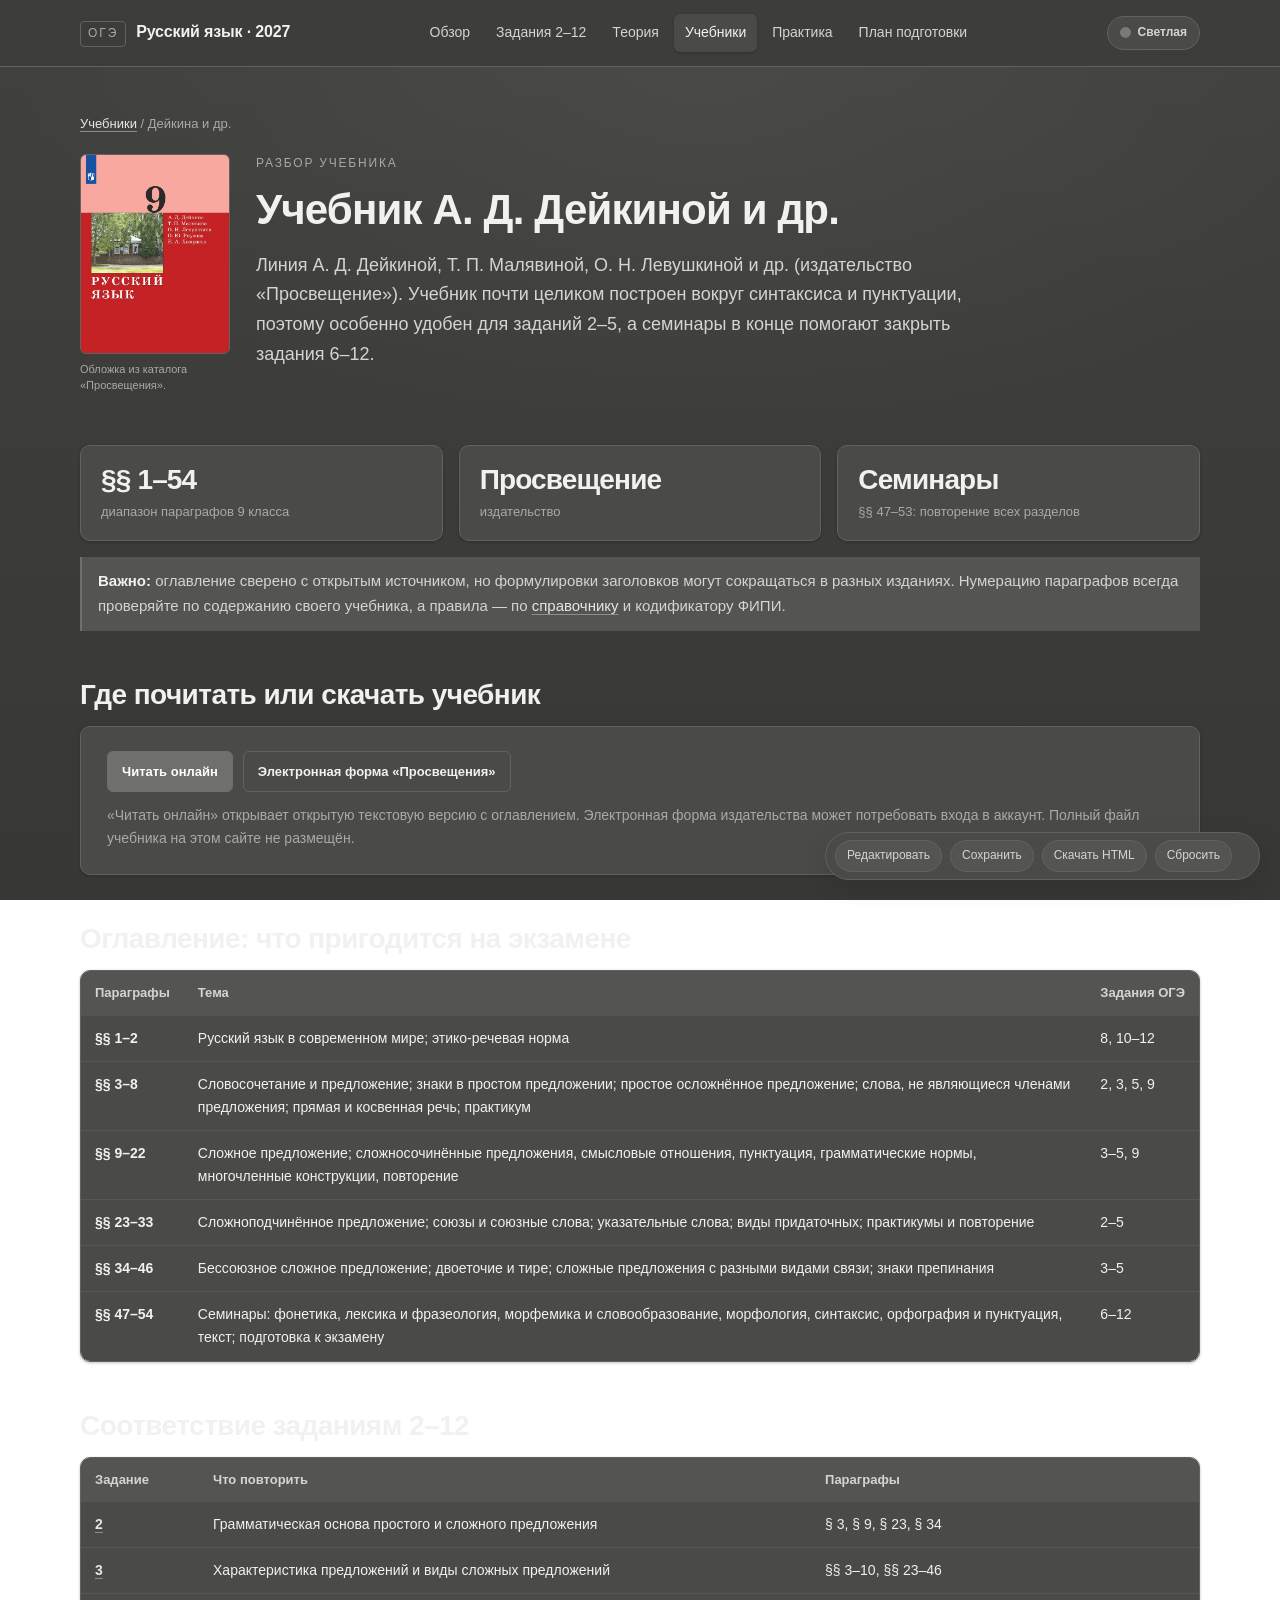
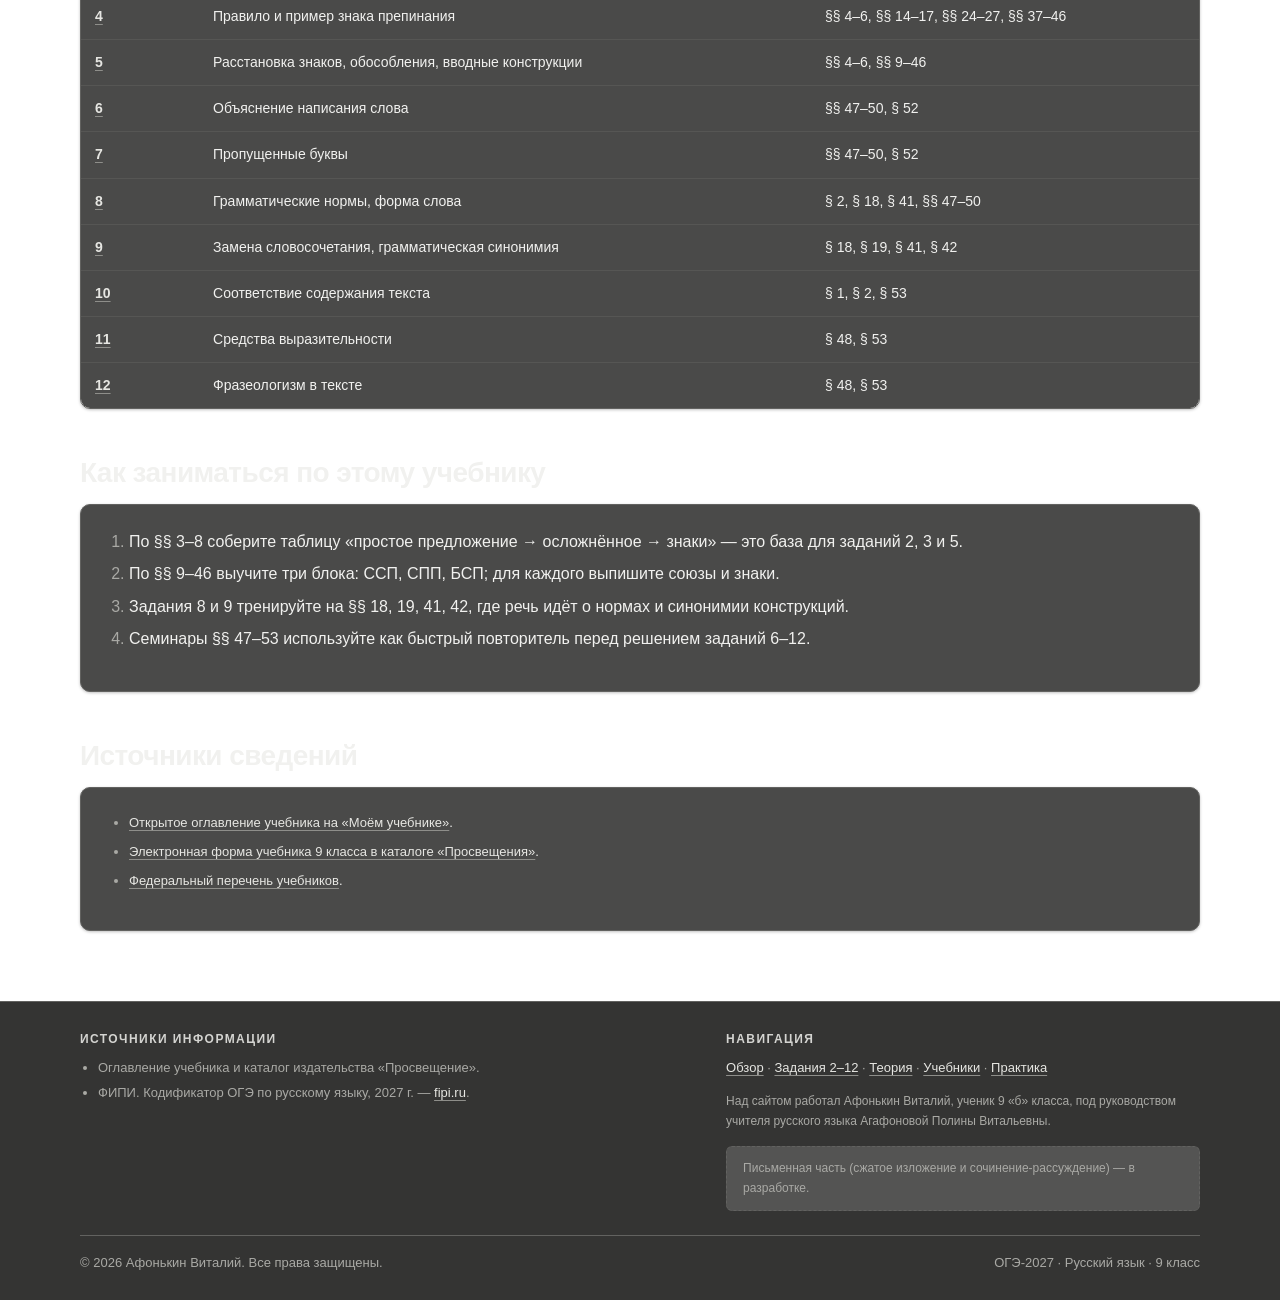
<file: books/deikina.html>
<!doctype html>
<html lang="ru">
<head>
  <meta charset="utf-8">
  <meta name="viewport" content="width=device-width, initial-scale=1">
  <meta name="description" content="Учебник Дейкиной и др.: оглавление и соответствие параграфов заданиям 2–12 ОГЭ по русскому языку 2027.">
  <title>ОГЭ‑2027 · Учебник Дейкиной</title>
  <link rel="stylesheet" href="../assets/styles.css">
  <script src="../assets/app.js" defer></script>
</head>
<body>

<header class="site-header">
  <div class="wrap header-inner">
    <a class="brand" href="../index.html"><span class="brand-mark">ОГЭ</span><span class="brand-name">Русский язык · 2027</span></a>
    <button class="menu-toggle" aria-expanded="false">Меню</button>
    <nav class="nav" aria-label="Основная навигация">
      <a href="../index.html">Обзор</a>
      <a href="../tasks.html">Задания 2–12</a>
      <a href="../theory.html">Теория</a>
      <a class="active" href="../textbooks.html">Учебники</a>
      <a href="../practice.html">Практика</a>
      <a href="../plan.html">План подготовки</a>
    </nav>
  </div>
</header>

<main class="wrap">
  <p class="breadcrumb"><a href="../textbooks.html">Учебники</a> / Дейкина и др.</p>

  <div class="book-hero">
    <div>
      <img class="book-cover detail-cover" src="../assets/books/deikina.jpg" alt="Обложка учебника А. Д. Дейкиной и др., 9 класс">
      <p class="cover-credit">Обложка из каталога «Просвещения».</p>
    </div>
    <div class="page-head">
    <p class="eyebrow" data-editable data-edit-id="dk-eyebrow">Разбор учебника</p>
    <h1 data-editable data-edit-id="dk-title">Учебник А. Д. Дейкиной и др.</h1>
    <p class="lead" data-editable data-edit-id="dk-lead">Линия А. Д. Дейкиной, Т. П. Малявиной, О. Н. Левушкиной и др. (издательство «Просвещение»). Учебник почти целиком построен вокруг синтаксиса и пунктуации, поэтому особенно удобен для заданий 2–5, а семинары в конце помогают закрыть задания 6–12.</p>
    </div>
  </div>

  <div class="grid grid-3">
    <div class="fact"><div class="fact-value">§§ 1–54</div><div class="fact-label">диапазон параграфов 9 класса</div></div>
    <div class="fact"><div class="fact-value">Просвещение</div><div class="fact-label">издательство</div></div>
    <div class="fact"><div class="fact-value">Семинары</div><div class="fact-label">§§ 47–53: повторение всех разделов</div></div>
  </div>

  <div class="rule" data-editable data-edit-id="dk-note">
    <strong>Важно:</strong> оглавление сверено с открытым источником, но формулировки заголовков могут сокращаться в разных изданиях. Нумерацию параграфов всегда проверяйте по содержанию своего учебника, а правила — по <a href="../theory.html">справочнику</a> и кодификатору ФИПИ.
  </div>

  <h2 data-editable data-edit-id="dk-h2-access">Где почитать или скачать учебник</h2>
  <div class="card book-access">
    <div class="book-actions">
      <a class="action-btn" href="https://my-uchebnik.ru/book/russian/5/russian-00000225.htm" target="_blank" rel="noopener">Читать онлайн</a>
      <a class="action-btn secondary" href="https://media.prosv.ru/content/item/11221/" target="_blank" rel="noopener">Электронная форма «Просвещения»</a>
    </div>
    <p class="note" data-editable data-edit-id="dk-access-note">«Читать онлайн» открывает открытую текстовую версию с оглавлением. Электронная форма издательства может потребовать входа в аккаунт. Полный файл учебника на этом сайте не размещён.</p>
  </div>

  <h2 data-editable data-edit-id="dk-h2-toc">Оглавление: что пригодится на экзамене</h2>
  <div class="table-wrap">
    <table>
      <thead><tr><th>Параграфы</th><th>Тема</th><th>Задания ОГЭ</th></tr></thead>
      <tbody>
        <tr><td>§§ 1–2</td><td>Русский язык в современном мире; этико-речевая норма</td><td>8, 10–12</td></tr>
        <tr><td>§§ 3–8</td><td>Словосочетание и предложение; знаки в простом предложении; простое осложнённое предложение; слова, не являющиеся членами предложения; прямая и косвенная речь; практикум</td><td>2, 3, 5, 9</td></tr>
        <tr><td>§§ 9–22</td><td>Сложное предложение; сложносочинённые предложения, смысловые отношения, пунктуация, грамматические нормы, многочленные конструкции, повторение</td><td>3–5, 9</td></tr>
        <tr><td>§§ 23–33</td><td>Сложноподчинённое предложение; союзы и союзные слова; указательные слова; виды придаточных; практикумы и повторение</td><td>2–5</td></tr>
        <tr><td>§§ 34–46</td><td>Бессоюзное сложное предложение; двоеточие и тире; сложные предложения с разными видами связи; знаки препинания</td><td>3–5</td></tr>
        <tr><td>§§ 47–54</td><td>Семинары: фонетика, лексика и фразеология, морфемика и словообразование, морфология, синтаксис, орфография и пунктуация, текст; подготовка к экзамену</td><td>6–12</td></tr>
      </tbody>
    </table>
  </div>

  <h2 data-editable data-edit-id="dk-h2-map">Соответствие заданиям 2–12</h2>
  <div class="table-wrap">
    <table>
      <thead><tr><th>Задание</th><th>Что повторить</th><th>Параграфы</th></tr></thead>
      <tbody>
        <tr><td><a href="../tasks.html#task2">2</a></td><td>Грамматическая основа простого и сложного предложения</td><td>§ 3, § 9, § 23, § 34</td></tr>
        <tr><td><a href="../tasks.html#task3">3</a></td><td>Характеристика предложений и виды сложных предложений</td><td>§§ 3–10, §§ 23–46</td></tr>
        <tr><td><a href="../tasks.html#task4">4</a></td><td>Правило и пример знака препинания</td><td>§§ 4–6, §§ 14–17, §§ 24–27, §§ 37–46</td></tr>
        <tr><td><a href="../tasks.html#task5">5</a></td><td>Расстановка знаков, обособления, вводные конструкции</td><td>§§ 4–6, §§ 9–46</td></tr>
        <tr><td><a href="../tasks.html#task6">6</a></td><td>Объяснение написания слова</td><td>§§ 47–50, § 52</td></tr>
        <tr><td><a href="../tasks.html#task7">7</a></td><td>Пропущенные буквы</td><td>§§ 47–50, § 52</td></tr>
        <tr><td><a href="../tasks.html#task8">8</a></td><td>Грамматические нормы, форма слова</td><td>§ 2, § 18, § 41, §§ 47–50</td></tr>
        <tr><td><a href="../tasks.html#task9">9</a></td><td>Замена словосочетания, грамматическая синонимия</td><td>§ 18, § 19, § 41, § 42</td></tr>
        <tr><td><a href="../tasks.html#task10">10</a></td><td>Соответствие содержания текста</td><td>§ 1, § 2, § 53</td></tr>
        <tr><td><a href="../tasks.html#task11">11</a></td><td>Средства выразительности</td><td>§ 48, § 53</td></tr>
        <tr><td><a href="../tasks.html#task12">12</a></td><td>Фразеологизм в тексте</td><td>§ 48, § 53</td></tr>
      </tbody>
    </table>
  </div>

  <h2 data-editable data-edit-id="dk-h2-how">Как заниматься по этому учебнику</h2>
  <div class="card">
    <ol data-editable data-edit-id="dk-how">
      <li>По §§ 3–8 соберите таблицу «простое предложение → осложнённое → знаки» — это база для заданий 2, 3 и 5.</li>
      <li>По §§ 9–46 выучите три блока: ССП, СПП, БСП; для каждого выпишите союзы и знаки.</li>
      <li>Задания 8 и 9 тренируйте на §§ 18, 19, 41, 42, где речь идёт о нормах и синонимии конструкций.</li>
      <li>Семинары §§ 47–53 используйте как быстрый повторитель перед решением заданий 6–12.</li>
    </ol>
  </div>

  <h2 data-editable data-edit-id="dk-h2-sources">Источники сведений</h2>
  <div class="card">
    <ul class="source-list" data-editable data-edit-id="dk-sources">
      <li><a href="https://my-uchebnik.ru/book/russian/5/russian-00000225.htm" target="_blank" rel="noopener">Открытое оглавление учебника на «Моём учебнике»</a>.</li>
      <li><a href="https://media.prosv.ru/content/item/11221/" target="_blank" rel="noopener">Электронная форма учебника 9 класса в каталоге «Просвещения»</a>.</li>
      <li><a href="https://fpu.edu.ru/" target="_blank" rel="noopener">Федеральный перечень учебников</a>.</li>
    </ul>
  </div>
</main>

<footer class="site-footer">
  <div class="wrap">
    <div class="footer-grid">
      <div>
        <h4>Источники информации</h4>
        <ul>
          <li>Оглавление учебника и каталог издательства «Просвещение».</li>
          <li>ФИПИ. Кодификатор ОГЭ по русскому языку, 2027 г. — <a href="https://fipi.ru/oge/demoversii-specifikacii-kodifikatory" target="_blank" rel="noopener">fipi.ru</a>.</li>
        </ul>
      </div>
      <div>
        <h4>Навигация</h4>
        <p><a href="../index.html">Обзор</a> · <a href="../tasks.html">Задания 2–12</a> · <a href="../theory.html">Теория</a> · <a href="../textbooks.html">Учебники</a> · <a href="../practice.html">Практика</a></p>
        <p class="credit">Над сайтом работал Афонькин Виталий, ученик 9 «б» класса, под руководством учителя русского языка Агафоновой Полины Витальевны.</p>
        <p class="dev-note footer-note">Письменная часть (сжатое изложение и сочинение-рассуждение) — в разработке.</p>
      </div>
    </div>
    <div class="footer-bottom">
      <span>© 2026 Афонькин Виталий. Все права защищены.</span>
      <span>ОГЭ‑2027 · Русский язык · 9 класс</span>
    </div>
  </div>
</footer>

<div class="edit-hint">Режим редактирования включён — нажимайте на текст и меняйте его</div>
<div class="edit-bar" id="editBar" role="toolbar" aria-label="Редактирование страницы">
  <button id="editToggle" type="button">Редактировать</button>
  <button id="editSave" type="button">Сохранить</button>
  <button id="editExport" type="button">Скачать HTML</button>
  <button id="editReset" type="button">Сбросить</button>
  <span id="editStatus" class="note" style="align-self:center;min-width:10px"></span>
</div>

</body>
</html>
</file>
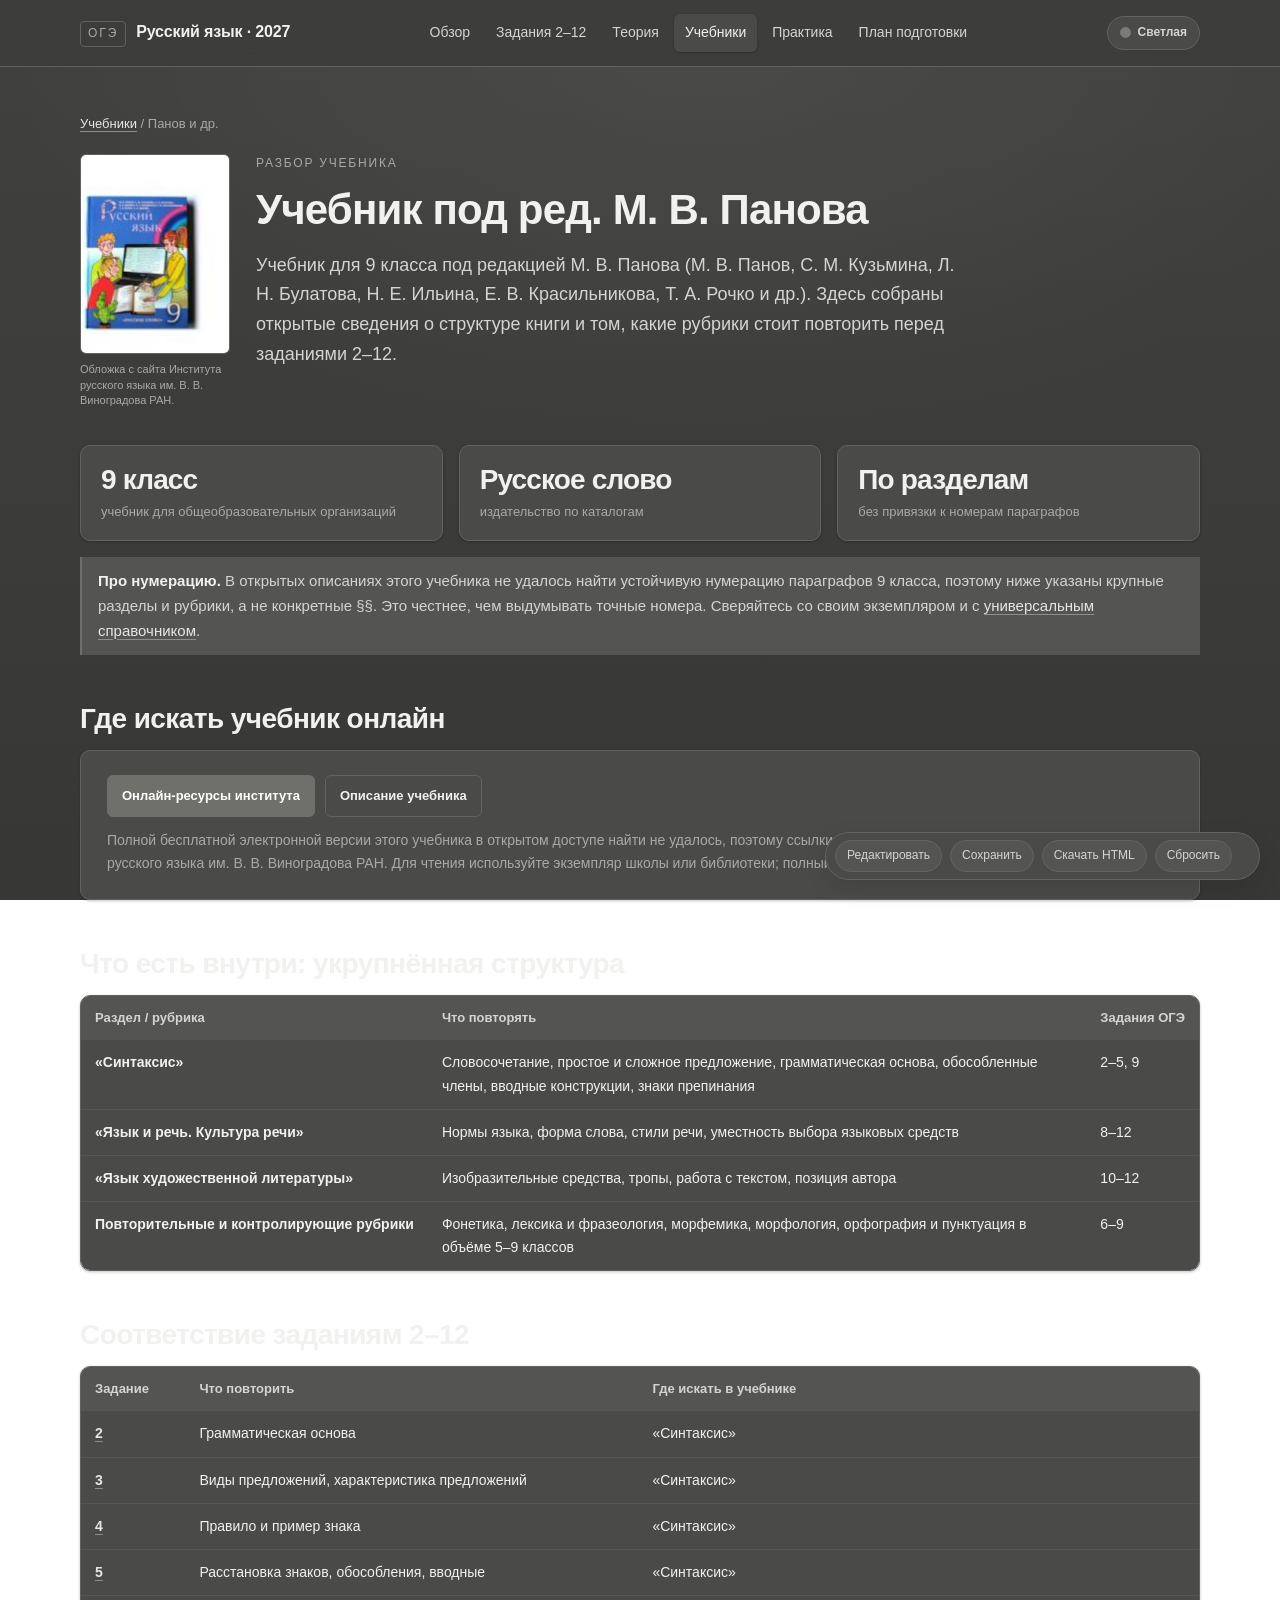
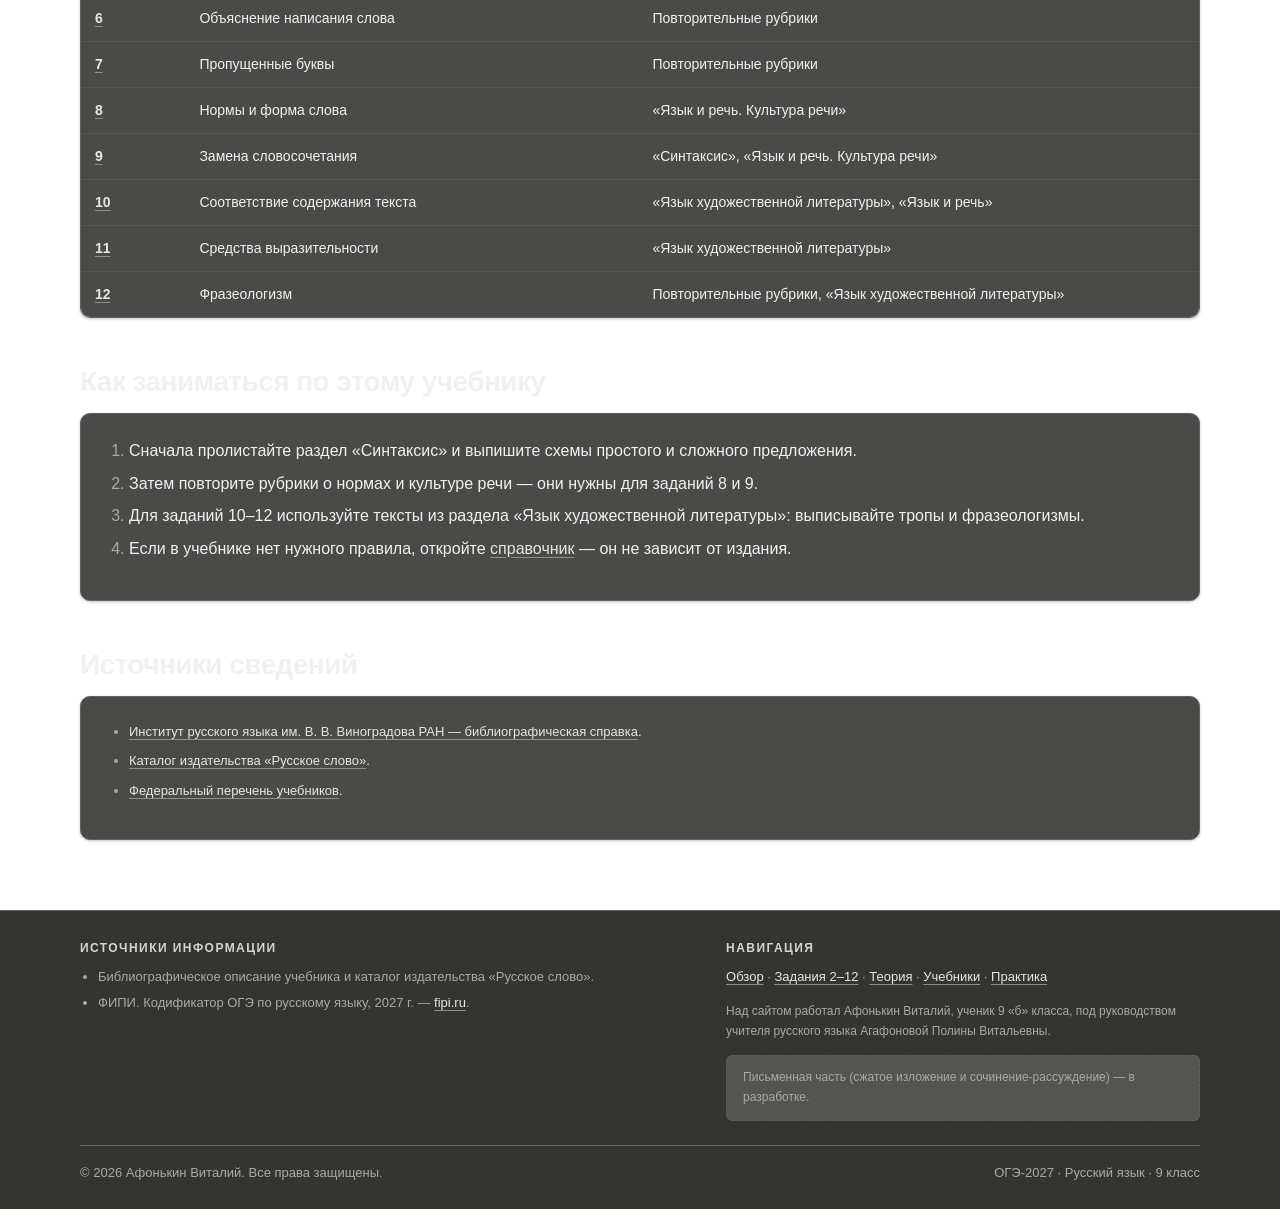
<file: books/panov.html>
<!doctype html>
<html lang="ru">
<head>
  <meta charset="utf-8">
  <meta name="viewport" content="width=device-width, initial-scale=1">
  <meta name="description" content="Учебник под ред. М. В. Панова: разделы и рубрики, которые пригодятся для заданий 2–12 ОГЭ по русскому языку 2027.">
  <title>ОГЭ‑2027 · Учебник Панова</title>
  <link rel="stylesheet" href="../assets/styles.css">
  <script src="../assets/app.js" defer></script>
</head>
<body>

<header class="site-header">
  <div class="wrap header-inner">
    <a class="brand" href="../index.html"><span class="brand-mark">ОГЭ</span><span class="brand-name">Русский язык · 2027</span></a>
    <button class="menu-toggle" aria-expanded="false">Меню</button>
    <nav class="nav" aria-label="Основная навигация">
      <a href="../index.html">Обзор</a>
      <a href="../tasks.html">Задания 2–12</a>
      <a href="../theory.html">Теория</a>
      <a class="active" href="../textbooks.html">Учебники</a>
      <a href="../practice.html">Практика</a>
      <a href="../plan.html">План подготовки</a>
    </nav>
  </div>
</header>

<main class="wrap">
  <p class="breadcrumb"><a href="../textbooks.html">Учебники</a> / Панов и др.</p>

  <div class="book-hero">
    <div>
      <img class="book-cover detail-cover" src="../assets/books/panov.jpg" alt="Обложка учебника под ред. М. В. Панова, 9 класс">
      <p class="cover-credit">Обложка с сайта Института русского языка им. В. В. Виноградова РАН.</p>
    </div>
    <div class="page-head">
    <p class="eyebrow" data-editable data-edit-id="pv-eyebrow">Разбор учебника</p>
    <h1 data-editable data-edit-id="pv-title">Учебник под ред. М. В. Панова</h1>
    <p class="lead" data-editable data-edit-id="pv-lead">Учебник для 9 класса под редакцией М. В. Панова (М. В. Панов, С. М. Кузьмина, Л. Н. Булатова, Н. Е. Ильина, Е. В. Красильникова, Т. А. Рочко и др.). Здесь собраны открытые сведения о структуре книги и том, какие рубрики стоит повторить перед заданиями 2–12.</p>
    </div>
  </div>

  <div class="grid grid-3">
    <div class="fact"><div class="fact-value">9 класс</div><div class="fact-label">учебник для общеобразовательных организаций</div></div>
    <div class="fact"><div class="fact-value">Русское слово</div><div class="fact-label">издательство по каталогам</div></div>
    <div class="fact"><div class="fact-value">По разделам</div><div class="fact-label">без привязки к номерам параграфов</div></div>
  </div>

  <div class="rule" data-editable data-edit-id="pv-note">
    <strong>Про нумерацию.</strong> В открытых описаниях этого учебника не удалось найти устойчивую нумерацию параграфов 9 класса, поэтому ниже указаны крупные разделы и рубрики, а не конкретные §§. Это честнее, чем выдумывать точные номера. Сверяйтесь со своим экземпляром и с <a href="../theory.html">универсальным справочником</a>.
  </div>

  <h2 data-editable data-edit-id="pv-h2-access">Где искать учебник онлайн</h2>
  <div class="card book-access">
    <div class="book-actions">
      <a class="action-btn" href="https://ruslang.ru/online" target="_blank" rel="noopener">Онлайн-ресурсы института</a>
      <a class="action-btn secondary" href="https://ruslang.ru/book/m-v-panov-s-m-kuzmina-l-n-bulatova-n-e-ilina-e-v-krasilnikova-t-rochko-russkiy-yazyk-1" target="_blank" rel="noopener">Описание учебника</a>
    </div>
    <p class="note" data-editable data-edit-id="pv-access-note">Полной бесплатной электронной версии этого учебника в открытом доступе найти не удалось, поэтому ссылки ведут на официальные страницы Института русского языка им. В. В. Виноградова РАН. Для чтения используйте экземпляр школы или библиотеки; полный файл на этом сайте не размещён.</p>
  </div>

  <h2 data-editable data-edit-id="pv-h2-toc">Что есть внутри: укрупнённая структура</h2>
  <div class="table-wrap">
    <table>
      <thead><tr><th>Раздел / рубрика</th><th>Что повторять</th><th>Задания ОГЭ</th></tr></thead>
      <tbody>
        <tr><td>«Синтаксис»</td><td>Словосочетание, простое и сложное предложение, грамматическая основа, обособленные члены, вводные конструкции, знаки препинания</td><td>2–5, 9</td></tr>
        <tr><td>«Язык и речь. Культура речи»</td><td>Нормы языка, форма слова, стили речи, уместность выбора языковых средств</td><td>8–12</td></tr>
        <tr><td>«Язык художественной литературы»</td><td>Изобразительные средства, тропы, работа с текстом, позиция автора</td><td>10–12</td></tr>
        <tr><td>Повторительные и контролирующие рубрики</td><td>Фонетика, лексика и фразеология, морфемика, морфология, орфография и пунктуация в объёме 5–9 классов</td><td>6–9</td></tr>
      </tbody>
    </table>
  </div>

  <h2 data-editable data-edit-id="pv-h2-map">Соответствие заданиям 2–12</h2>
  <div class="table-wrap">
    <table>
      <thead><tr><th>Задание</th><th>Что повторить</th><th>Где искать в учебнике</th></tr></thead>
      <tbody>
        <tr><td><a href="../tasks.html#task2">2</a></td><td>Грамматическая основа</td><td>«Синтаксис»</td></tr>
        <tr><td><a href="../tasks.html#task3">3</a></td><td>Виды предложений, характеристика предложений</td><td>«Синтаксис»</td></tr>
        <tr><td><a href="../tasks.html#task4">4</a></td><td>Правило и пример знака</td><td>«Синтаксис»</td></tr>
        <tr><td><a href="../tasks.html#task5">5</a></td><td>Расстановка знаков, обособления, вводные</td><td>«Синтаксис»</td></tr>
        <tr><td><a href="../tasks.html#task6">6</a></td><td>Объяснение написания слова</td><td>Повторительные рубрики</td></tr>
        <tr><td><a href="../tasks.html#task7">7</a></td><td>Пропущенные буквы</td><td>Повторительные рубрики</td></tr>
        <tr><td><a href="../tasks.html#task8">8</a></td><td>Нормы и форма слова</td><td>«Язык и речь. Культура речи»</td></tr>
        <tr><td><a href="../tasks.html#task9">9</a></td><td>Замена словосочетания</td><td>«Синтаксис», «Язык и речь. Культура речи»</td></tr>
        <tr><td><a href="../tasks.html#task10">10</a></td><td>Соответствие содержания текста</td><td>«Язык художественной литературы», «Язык и речь»</td></tr>
        <tr><td><a href="../tasks.html#task11">11</a></td><td>Средства выразительности</td><td>«Язык художественной литературы»</td></tr>
        <tr><td><a href="../tasks.html#task12">12</a></td><td>Фразеологизм</td><td>Повторительные рубрики, «Язык художественной литературы»</td></tr>
      </tbody>
    </table>
  </div>

  <h2 data-editable data-edit-id="pv-h2-how">Как заниматься по этому учебнику</h2>
  <div class="card">
    <ol data-editable data-edit-id="pv-how">
      <li>Сначала пролистайте раздел «Синтаксис» и выпишите схемы простого и сложного предложения.</li>
      <li>Затем повторите рубрики о нормах и культуре речи — они нужны для заданий 8 и 9.</li>
      <li>Для заданий 10–12 используйте тексты из раздела «Язык художественной литературы»: выписывайте тропы и фразеологизмы.</li>
      <li>Если в учебнике нет нужного правила, откройте <a href="../theory.html">справочник</a> — он не зависит от издания.</li>
    </ol>
  </div>

  <h2 data-editable data-edit-id="pv-h2-sources">Источники сведений</h2>
  <div class="card">
    <ul class="source-list" data-editable data-edit-id="pv-sources">
      <li><a href="https://ruslang.ru/book/m-v-panov-s-m-kuzmina-l-n-bulatova-n-e-ilina-e-v-krasilnikova-t-rochko-russkiy-yazyk-1" target="_blank" rel="noopener">Институт русского языка им. В. В. Виноградова РАН — библиографическая справка</a>.</li>
      <li><a href="https://russkoe-slovo.ru/catalog/352/" target="_blank" rel="noopener">Каталог издательства «Русское слово»</a>.</li>
      <li><a href="https://fpu.edu.ru/" target="_blank" rel="noopener">Федеральный перечень учебников</a>.</li>
    </ul>
  </div>
</main>

<footer class="site-footer">
  <div class="wrap">
    <div class="footer-grid">
      <div>
        <h4>Источники информации</h4>
        <ul>
          <li>Библиографическое описание учебника и каталог издательства «Русское слово».</li>
          <li>ФИПИ. Кодификатор ОГЭ по русскому языку, 2027 г. — <a href="https://fipi.ru/oge/demoversii-specifikacii-kodifikatory" target="_blank" rel="noopener">fipi.ru</a>.</li>
        </ul>
      </div>
      <div>
        <h4>Навигация</h4>
        <p><a href="../index.html">Обзор</a> · <a href="../tasks.html">Задания 2–12</a> · <a href="../theory.html">Теория</a> · <a href="../textbooks.html">Учебники</a> · <a href="../practice.html">Практика</a></p>
        <p class="credit">Над сайтом работал Афонькин Виталий, ученик 9 «б» класса, под руководством учителя русского языка Агафоновой Полины Витальевны.</p>
        <p class="dev-note footer-note">Письменная часть (сжатое изложение и сочинение-рассуждение) — в разработке.</p>
      </div>
    </div>
    <div class="footer-bottom">
      <span>© 2026 Афонькин Виталий. Все права защищены.</span>
      <span>ОГЭ‑2027 · Русский язык · 9 класс</span>
    </div>
  </div>
</footer>

<div class="edit-hint">Режим редактирования включён — нажимайте на текст и меняйте его</div>
<div class="edit-bar" id="editBar" role="toolbar" aria-label="Редактирование страницы">
  <button id="editToggle" type="button">Редактировать</button>
  <button id="editSave" type="button">Сохранить</button>
  <button id="editExport" type="button">Скачать HTML</button>
  <button id="editReset" type="button">Сбросить</button>
  <span id="editStatus" class="note" style="align-self:center;min-width:10px"></span>
</div>

</body>
</html>
</file>
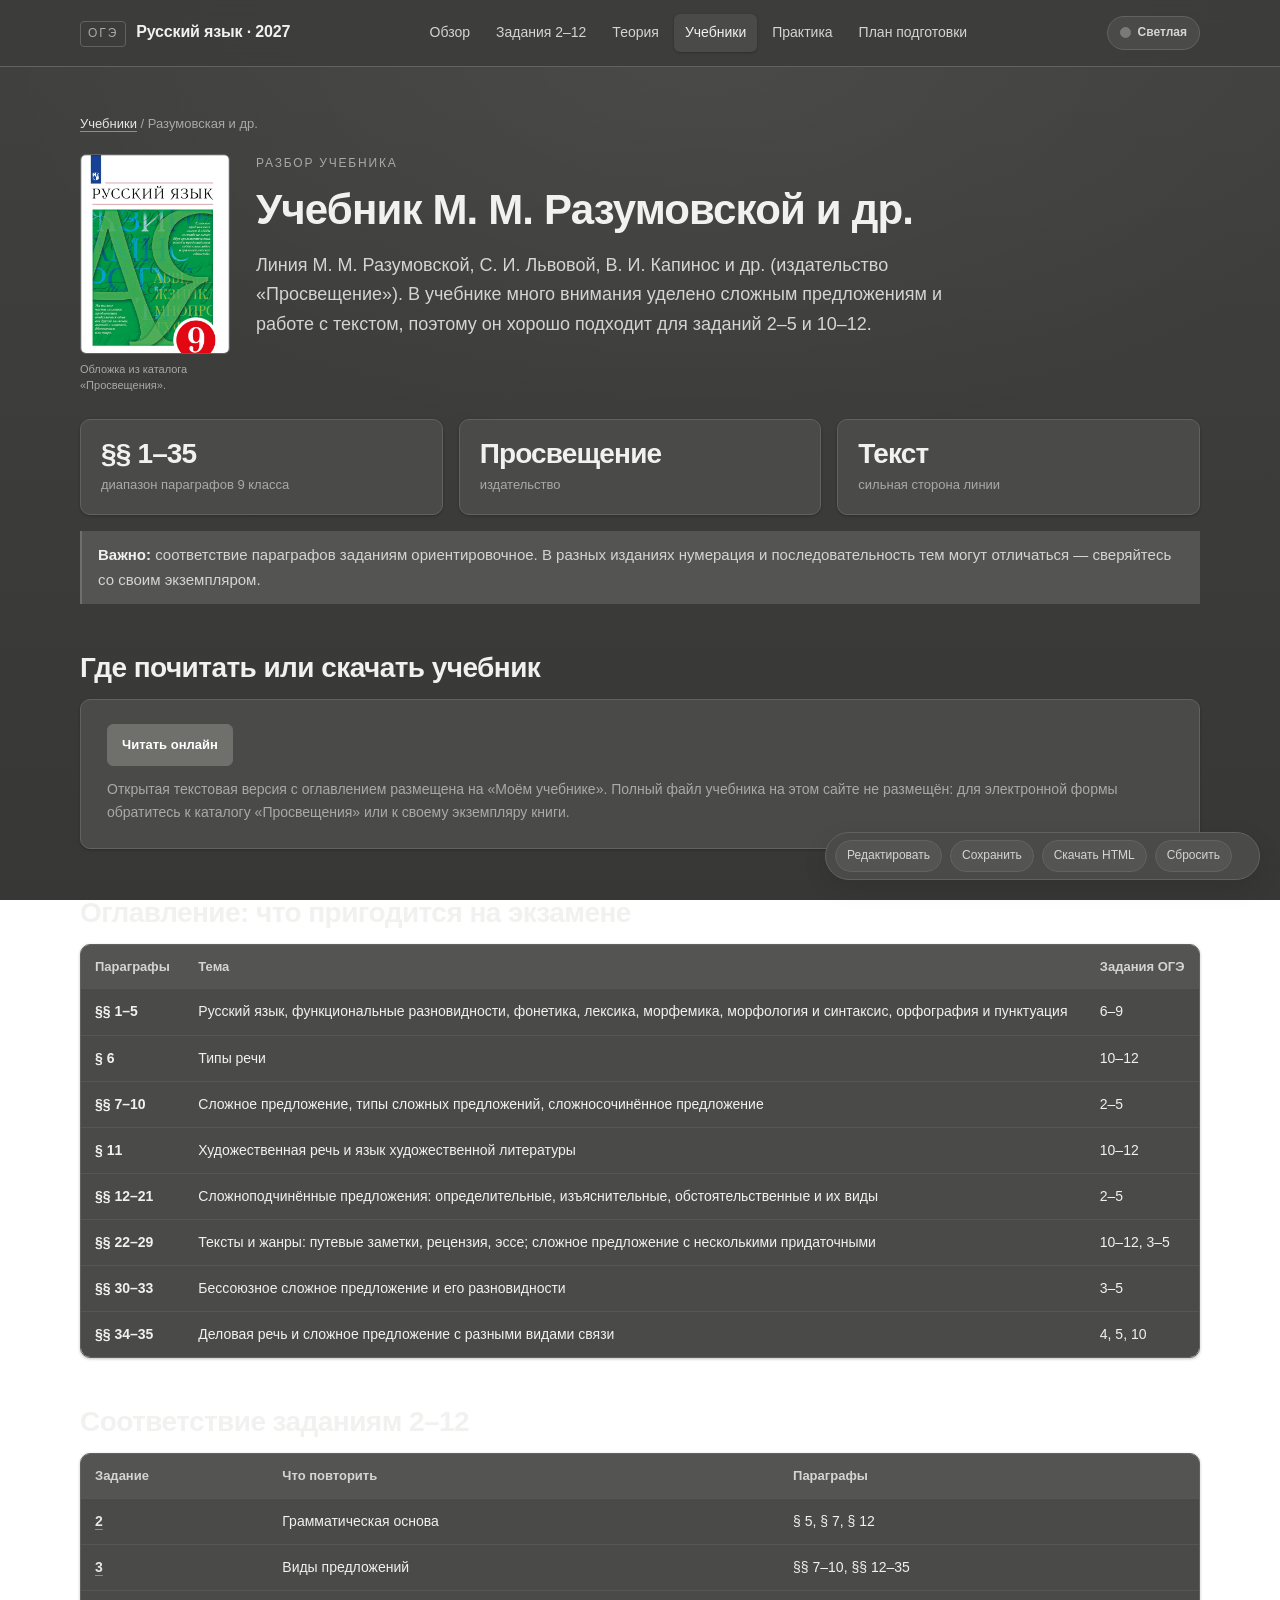
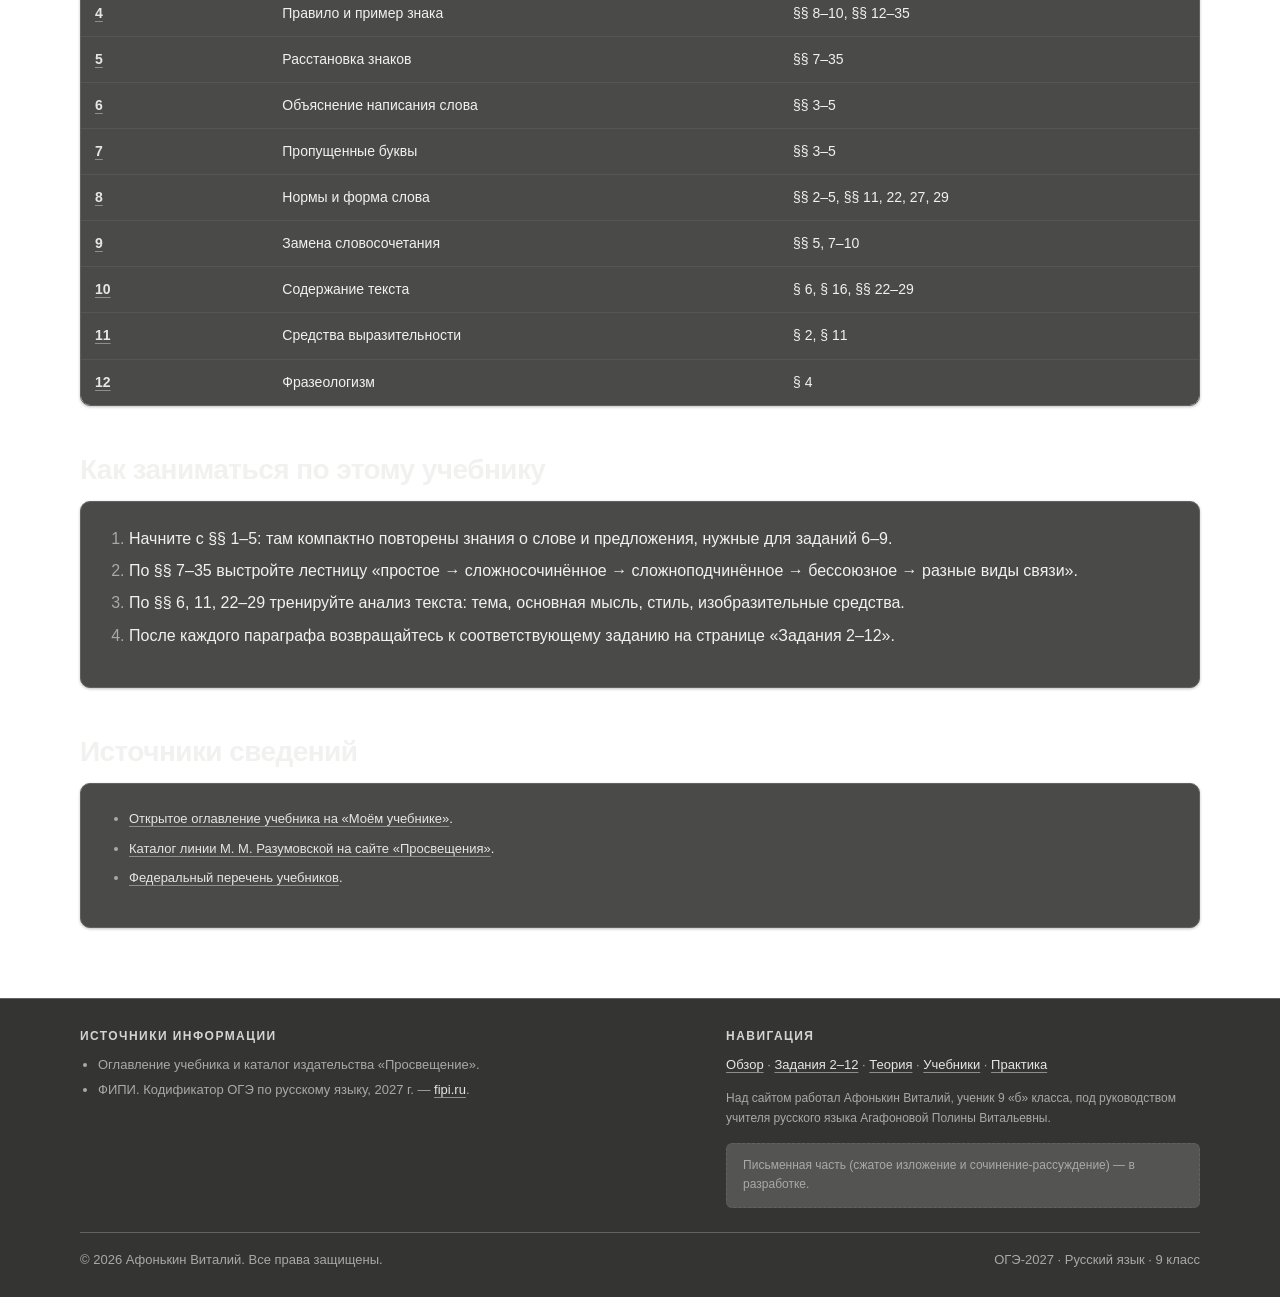
<file: books/razumovskaya.html>
<!doctype html>
<html lang="ru">
<head>
  <meta charset="utf-8">
  <meta name="viewport" content="width=device-width, initial-scale=1">
  <meta name="description" content="Учебник Разумовской и др.: оглавление и соответствие параграфов заданиям 2–12 ОГЭ по русскому языку 2027.">
  <title>ОГЭ‑2027 · Учебник Разумовской</title>
  <link rel="stylesheet" href="../assets/styles.css">
  <script src="../assets/app.js" defer></script>
</head>
<body>

<header class="site-header">
  <div class="wrap header-inner">
    <a class="brand" href="../index.html"><span class="brand-mark">ОГЭ</span><span class="brand-name">Русский язык · 2027</span></a>
    <button class="menu-toggle" aria-expanded="false">Меню</button>
    <nav class="nav" aria-label="Основная навигация">
      <a href="../index.html">Обзор</a>
      <a href="../tasks.html">Задания 2–12</a>
      <a href="../theory.html">Теория</a>
      <a class="active" href="../textbooks.html">Учебники</a>
      <a href="../practice.html">Практика</a>
      <a href="../plan.html">План подготовки</a>
    </nav>
  </div>
</header>

<main class="wrap">
  <p class="breadcrumb"><a href="../textbooks.html">Учебники</a> / Разумовская и др.</p>

  <div class="book-hero">
    <div>
      <img class="book-cover detail-cover" src="../assets/books/razumovskaya.jpg" alt="Обложка учебника М. М. Разумовской и др., 9 класс">
      <p class="cover-credit">Обложка из каталога «Просвещения».</p>
    </div>
    <div class="page-head">
    <p class="eyebrow" data-editable data-edit-id="rz-eyebrow">Разбор учебника</p>
    <h1 data-editable data-edit-id="rz-title">Учебник М. М. Разумовской и др.</h1>
    <p class="lead" data-editable data-edit-id="rz-lead">Линия М. М. Разумовской, С. И. Львовой, В. И. Капинос и др. (издательство «Просвещение»). В учебнике много внимания уделено сложным предложениям и работе с текстом, поэтому он хорошо подходит для заданий 2–5 и 10–12.</p>
    </div>
  </div>

  <div class="grid grid-3">
    <div class="fact"><div class="fact-value">§§ 1–35</div><div class="fact-label">диапазон параграфов 9 класса</div></div>
    <div class="fact"><div class="fact-value">Просвещение</div><div class="fact-label">издательство</div></div>
    <div class="fact"><div class="fact-value">Текст</div><div class="fact-label">сильная сторона линии</div></div>
  </div>

  <div class="rule" data-editable data-edit-id="rz-note">
    <strong>Важно:</strong> соответствие параграфов заданиям ориентировочное. В разных изданиях нумерация и последовательность тем могут отличаться — сверяйтесь со своим экземпляром.
  </div>

  <h2 data-editable data-edit-id="rz-h2-access">Где почитать или скачать учебник</h2>
  <div class="card book-access">
    <div class="book-actions">
      <a class="action-btn" href="https://my-uchebnik.ru/book/russian/5/russian-00000020.htm" target="_blank" rel="noopener">Читать онлайн</a>
    </div>
    <p class="note" data-editable data-edit-id="rz-access-note">Открытая текстовая версия с оглавлением размещена на «Моём учебнике». Полный файл учебника на этом сайте не размещён: для электронной формы обратитесь к каталогу «Просвещения» или к своему экземпляру книги.</p>
  </div>

  <h2 data-editable data-edit-id="rz-h2-toc">Оглавление: что пригодится на экзамене</h2>
  <div class="table-wrap">
    <table>
      <thead><tr><th>Параграфы</th><th>Тема</th><th>Задания ОГЭ</th></tr></thead>
      <tbody>
        <tr><td>§§ 1–5</td><td>Русский язык, функциональные разновидности, фонетика, лексика, морфемика, морфология и синтаксис, орфография и пунктуация</td><td>6–9</td></tr>
        <tr><td>§ 6</td><td>Типы речи</td><td>10–12</td></tr>
        <tr><td>§§ 7–10</td><td>Сложное предложение, типы сложных предложений, сложносочинённое предложение</td><td>2–5</td></tr>
        <tr><td>§ 11</td><td>Художественная речь и язык художественной литературы</td><td>10–12</td></tr>
        <tr><td>§§ 12–21</td><td>Сложноподчинённые предложения: определительные, изъяснительные, обстоятельственные и их виды</td><td>2–5</td></tr>
        <tr><td>§§ 22–29</td><td>Тексты и жанры: путевые заметки, рецензия, эссе; сложное предложение с несколькими придаточными</td><td>10–12, 3–5</td></tr>
        <tr><td>§§ 30–33</td><td>Бессоюзное сложное предложение и его разновидности</td><td>3–5</td></tr>
        <tr><td>§§ 34–35</td><td>Деловая речь и сложное предложение с разными видами связи</td><td>4, 5, 10</td></tr>
      </tbody>
    </table>
  </div>

  <h2 data-editable data-edit-id="rz-h2-map">Соответствие заданиям 2–12</h2>
  <div class="table-wrap">
    <table>
      <thead><tr><th>Задание</th><th>Что повторить</th><th>Параграфы</th></tr></thead>
      <tbody>
        <tr><td><a href="../tasks.html#task2">2</a></td><td>Грамматическая основа</td><td>§ 5, § 7, § 12</td></tr>
        <tr><td><a href="../tasks.html#task3">3</a></td><td>Виды предложений</td><td>§§ 7–10, §§ 12–35</td></tr>
        <tr><td><a href="../tasks.html#task4">4</a></td><td>Правило и пример знака</td><td>§§ 8–10, §§ 12–35</td></tr>
        <tr><td><a href="../tasks.html#task5">5</a></td><td>Расстановка знаков</td><td>§§ 7–35</td></tr>
        <tr><td><a href="../tasks.html#task6">6</a></td><td>Объяснение написания слова</td><td>§§ 3–5</td></tr>
        <tr><td><a href="../tasks.html#task7">7</a></td><td>Пропущенные буквы</td><td>§§ 3–5</td></tr>
        <tr><td><a href="../tasks.html#task8">8</a></td><td>Нормы и форма слова</td><td>§§ 2–5, §§ 11, 22, 27, 29</td></tr>
        <tr><td><a href="../tasks.html#task9">9</a></td><td>Замена словосочетания</td><td>§§ 5, 7–10</td></tr>
        <tr><td><a href="../tasks.html#task10">10</a></td><td>Содержание текста</td><td>§ 6, § 16, §§ 22–29</td></tr>
        <tr><td><a href="../tasks.html#task11">11</a></td><td>Средства выразительности</td><td>§ 2, § 11</td></tr>
        <tr><td><a href="../tasks.html#task12">12</a></td><td>Фразеологизм</td><td>§ 4</td></tr>
      </tbody>
    </table>
  </div>

  <h2 data-editable data-edit-id="rz-h2-how">Как заниматься по этому учебнику</h2>
  <div class="card">
    <ol data-editable data-edit-id="rz-how">
      <li>Начните с §§ 1–5: там компактно повторены знания о слове и предложения, нужные для заданий 6–9.</li>
      <li>По §§ 7–35 выстройте лестницу «простое → сложносочинённое → сложноподчинённое → бессоюзное → разные виды связи».</li>
      <li>По §§ 6, 11, 22–29 тренируйте анализ текста: тема, основная мысль, стиль, изобразительные средства.</li>
      <li>После каждого параграфа возвращайтесь к соответствующему заданию на странице «Задания 2–12».</li>
    </ol>
  </div>

  <h2 data-editable data-edit-id="rz-h2-sources">Источники сведений</h2>
  <div class="card">
    <ul class="source-list" data-editable data-edit-id="rz-sources">
      <li><a href="https://my-uchebnik.ru/book/russian/5/russian-00000020.htm" target="_blank" rel="noopener">Открытое оглавление учебника на «Моём учебнике»</a>.</li>
      <li><a href="https://prosv.ru/catalog/uchebniki-9-kl-russkii-yazik-razumovskaya-m-m-5-9/" target="_blank" rel="noopener">Каталог линии М. М. Разумовской на сайте «Просвещения»</a>.</li>
      <li><a href="https://fpu.edu.ru/" target="_blank" rel="noopener">Федеральный перечень учебников</a>.</li>
    </ul>
  </div>
</main>

<footer class="site-footer">
  <div class="wrap">
    <div class="footer-grid">
      <div>
        <h4>Источники информации</h4>
        <ul>
          <li>Оглавление учебника и каталог издательства «Просвещение».</li>
          <li>ФИПИ. Кодификатор ОГЭ по русскому языку, 2027 г. — <a href="https://fipi.ru/oge/demoversii-specifikacii-kodifikatory" target="_blank" rel="noopener">fipi.ru</a>.</li>
        </ul>
      </div>
      <div>
        <h4>Навигация</h4>
        <p><a href="../index.html">Обзор</a> · <a href="../tasks.html">Задания 2–12</a> · <a href="../theory.html">Теория</a> · <a href="../textbooks.html">Учебники</a> · <a href="../practice.html">Практика</a></p>
        <p class="credit">Над сайтом работал Афонькин Виталий, ученик 9 «б» класса, под руководством учителя русского языка Агафоновой Полины Витальевны.</p>
        <p class="dev-note footer-note">Письменная часть (сжатое изложение и сочинение-рассуждение) — в разработке.</p>
      </div>
    </div>
    <div class="footer-bottom">
      <span>© 2026 Афонькин Виталий. Все права защищены.</span>
      <span>ОГЭ‑2027 · Русский язык · 9 класс</span>
    </div>
  </div>
</footer>

<div class="edit-hint">Режим редактирования включён — нажимайте на текст и меняйте его</div>
<div class="edit-bar" id="editBar" role="toolbar" aria-label="Редактирование страницы">
  <button id="editToggle" type="button">Редактировать</button>
  <button id="editSave" type="button">Сохранить</button>
  <button id="editExport" type="button">Скачать HTML</button>
  <button id="editReset" type="button">Сбросить</button>
  <span id="editStatus" class="note" style="align-self:center;min-width:10px"></span>
</div>

</body>
</html>
</file>
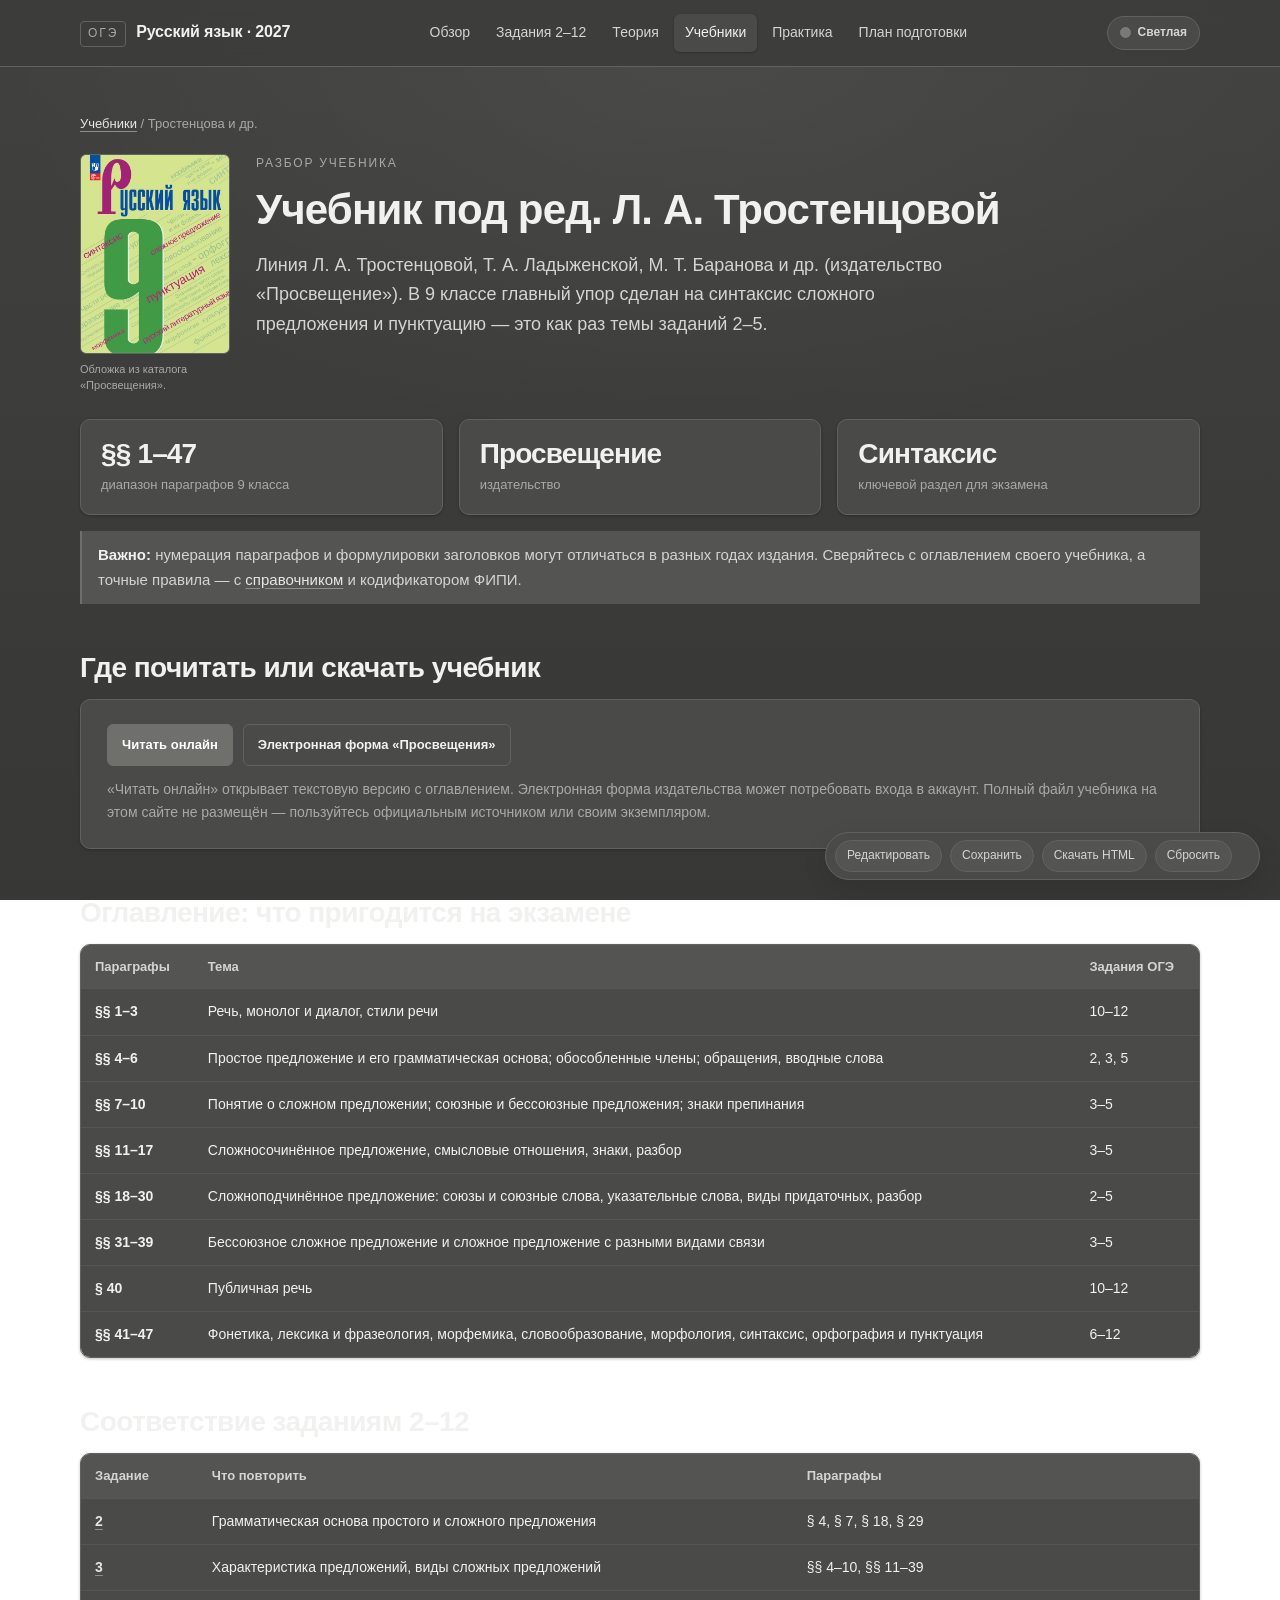
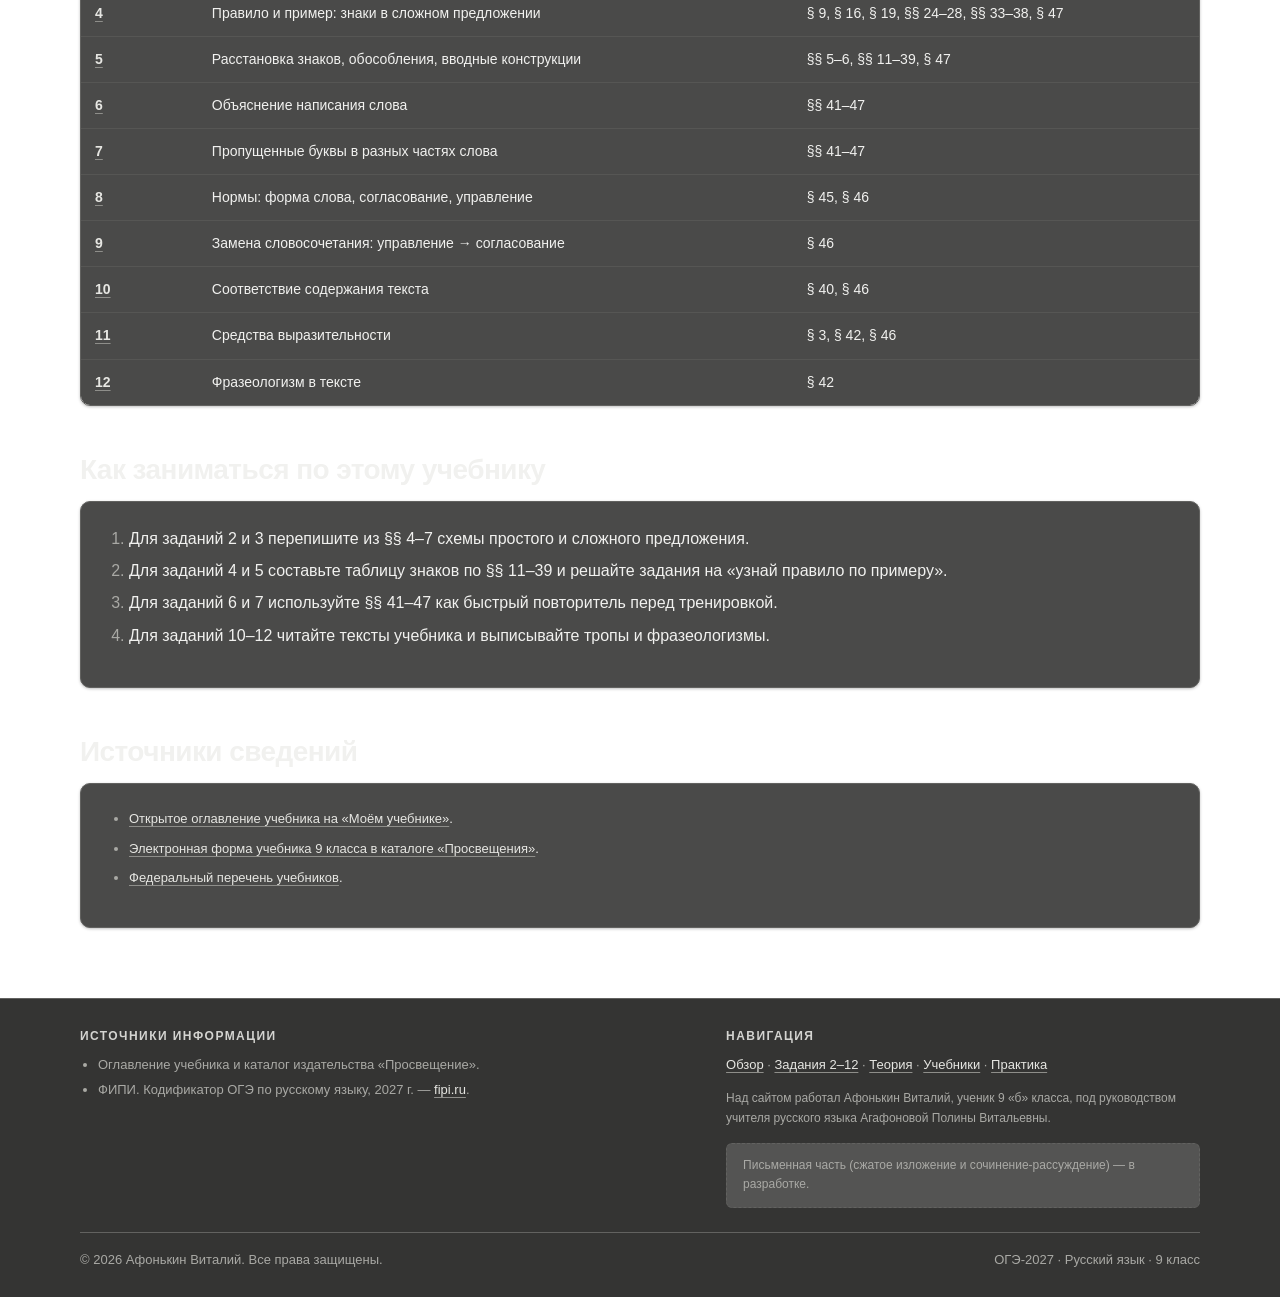
<file: books/trostentsova.html>
<!doctype html>
<html lang="ru">
<head>
  <meta charset="utf-8">
  <meta name="viewport" content="width=device-width, initial-scale=1">
  <meta name="description" content="Учебник Тростенцовой и др.: оглавление и соответствие параграфов заданиям 2–12 ОГЭ по русскому языку 2027.">
  <title>ОГЭ‑2027 · Учебник Тростенцовой</title>
  <link rel="stylesheet" href="../assets/styles.css">
  <script src="../assets/app.js" defer></script>
</head>
<body>

<header class="site-header">
  <div class="wrap header-inner">
    <a class="brand" href="../index.html"><span class="brand-mark">ОГЭ</span><span class="brand-name">Русский язык · 2027</span></a>
    <button class="menu-toggle" aria-expanded="false">Меню</button>
    <nav class="nav" aria-label="Основная навигация">
      <a href="../index.html">Обзор</a>
      <a href="../tasks.html">Задания 2–12</a>
      <a href="../theory.html">Теория</a>
      <a class="active" href="../textbooks.html">Учебники</a>
      <a href="../practice.html">Практика</a>
      <a href="../plan.html">План подготовки</a>
    </nav>
  </div>
</header>

<main class="wrap">
  <p class="breadcrumb"><a href="../textbooks.html">Учебники</a> / Тростенцова и др.</p>

  <div class="book-hero">
    <div>
      <img class="book-cover detail-cover" src="../assets/books/trostentsova.jpg" alt="Обложка учебника под ред. Л. А. Тростенцовой, 9 класс">
      <p class="cover-credit">Обложка из каталога «Просвещения».</p>
    </div>
    <div class="page-head">
    <p class="eyebrow" data-editable data-edit-id="tr-eyebrow">Разбор учебника</p>
    <h1 data-editable data-edit-id="tr-title">Учебник под ред. Л. А. Тростенцовой</h1>
    <p class="lead" data-editable data-edit-id="tr-lead">Линия Л. А. Тростенцовой, Т. А. Ладыженской, М. Т. Баранова и др. (издательство «Просвещение»). В 9 классе главный упор сделан на синтаксис сложного предложения и пунктуацию — это как раз темы заданий 2–5.</p>
    </div>
  </div>

  <div class="grid grid-3">
    <div class="fact"><div class="fact-value">§§ 1–47</div><div class="fact-label">диапазон параграфов 9 класса</div></div>
    <div class="fact"><div class="fact-value">Просвещение</div><div class="fact-label">издательство</div></div>
    <div class="fact"><div class="fact-value">Синтаксис</div><div class="fact-label">ключевой раздел для экзамена</div></div>
  </div>

  <div class="rule" data-editable data-edit-id="tr-note">
    <strong>Важно:</strong> нумерация параграфов и формулировки заголовков могут отличаться в разных годах издания. Сверяйтесь с оглавлением своего учебника, а точные правила — с <a href="../theory.html">справочником</a> и кодификатором ФИПИ.
  </div>

  <h2 data-editable data-edit-id="tr-h2-access">Где почитать или скачать учебник</h2>
  <div class="card book-access">
    <div class="book-actions">
      <a class="action-btn" href="https://my-uchebnik.ru/book/russian/5/russian-00000027.htm" target="_blank" rel="noopener">Читать онлайн</a>
      <a class="action-btn secondary" href="https://media.prosv.ru/content/item/17776/" target="_blank" rel="noopener">Электронная форма «Просвещения»</a>
    </div>
    <p class="note" data-editable data-edit-id="tr-access-note">«Читать онлайн» открывает текстовую версию с оглавлением. Электронная форма издательства может потребовать входа в аккаунт. Полный файл учебника на этом сайте не размещён — пользуйтесь официальным источником или своим экземпляром.</p>
  </div>

  <h2 data-editable data-edit-id="tr-h2-toc">Оглавление: что пригодится на экзамене</h2>
  <div class="table-wrap">
    <table>
      <thead><tr><th>Параграфы</th><th>Тема</th><th>Задания ОГЭ</th></tr></thead>
      <tbody>
        <tr><td>§§ 1–3</td><td>Речь, монолог и диалог, стили речи</td><td>10–12</td></tr>
        <tr><td>§§ 4–6</td><td>Простое предложение и его грамматическая основа; обособленные члены; обращения, вводные слова</td><td>2, 3, 5</td></tr>
        <tr><td>§§ 7–10</td><td>Понятие о сложном предложении; союзные и бессоюзные предложения; знаки препинания</td><td>3–5</td></tr>
        <tr><td>§§ 11–17</td><td>Сложносочинённое предложение, смысловые отношения, знаки, разбор</td><td>3–5</td></tr>
        <tr><td>§§ 18–30</td><td>Сложноподчинённое предложение: союзы и союзные слова, указательные слова, виды придаточных, разбор</td><td>2–5</td></tr>
        <tr><td>§§ 31–39</td><td>Бессоюзное сложное предложение и сложное предложение с разными видами связи</td><td>3–5</td></tr>
        <tr><td>§ 40</td><td>Публичная речь</td><td>10–12</td></tr>
        <tr><td>§§ 41–47</td><td>Фонетика, лексика и фразеология, морфемика, словообразование, морфология, синтаксис, орфография и пунктуация</td><td>6–12</td></tr>
      </tbody>
    </table>
  </div>

  <h2 data-editable data-edit-id="tr-h2-map">Соответствие заданиям 2–12</h2>
  <div class="table-wrap">
    <table>
      <thead><tr><th>Задание</th><th>Что повторить</th><th>Параграфы</th></tr></thead>
      <tbody>
        <tr><td><a href="../tasks.html#task2">2</a></td><td>Грамматическая основа простого и сложного предложения</td><td>§ 4, § 7, § 18, § 29</td></tr>
        <tr><td><a href="../tasks.html#task3">3</a></td><td>Характеристика предложений, виды сложных предложений</td><td>§§ 4–10, §§ 11–39</td></tr>
        <tr><td><a href="../tasks.html#task4">4</a></td><td>Правило и пример: знаки в сложном предложении</td><td>§ 9, § 16, § 19, §§ 24–28, §§ 33–38, § 47</td></tr>
        <tr><td><a href="../tasks.html#task5">5</a></td><td>Расстановка знаков, обособления, вводные конструкции</td><td>§§ 5–6, §§ 11–39, § 47</td></tr>
        <tr><td><a href="../tasks.html#task6">6</a></td><td>Объяснение написания слова</td><td>§§ 41–47</td></tr>
        <tr><td><a href="../tasks.html#task7">7</a></td><td>Пропущенные буквы в разных частях слова</td><td>§§ 41–47</td></tr>
        <tr><td><a href="../tasks.html#task8">8</a></td><td>Нормы: форма слова, согласование, управление</td><td>§ 45, § 46</td></tr>
        <tr><td><a href="../tasks.html#task9">9</a></td><td>Замена словосочетания: управление → согласование</td><td>§ 46</td></tr>
        <tr><td><a href="../tasks.html#task10">10</a></td><td>Соответствие содержания текста</td><td>§ 40, § 46</td></tr>
        <tr><td><a href="../tasks.html#task11">11</a></td><td>Средства выразительности</td><td>§ 3, § 42, § 46</td></tr>
        <tr><td><a href="../tasks.html#task12">12</a></td><td>Фразеологизм в тексте</td><td>§ 42</td></tr>
      </tbody>
    </table>
  </div>

  <h2 data-editable data-edit-id="tr-h2-how">Как заниматься по этому учебнику</h2>
  <div class="card">
    <ol data-editable data-edit-id="tr-how">
      <li>Для заданий 2 и 3 перепишите из §§ 4–7 схемы простого и сложного предложения.</li>
      <li>Для заданий 4 и 5 составьте таблицу знаков по §§ 11–39 и решайте задания на «узнай правило по примеру».</li>
      <li>Для заданий 6 и 7 используйте §§ 41–47 как быстрый повторитель перед тренировкой.</li>
      <li>Для заданий 10–12 читайте тексты учебника и выписывайте тропы и фразеологизмы.</li>
    </ol>
  </div>

  <h2 data-editable data-edit-id="tr-h2-sources">Источники сведений</h2>
  <div class="card">
    <ul class="source-list" data-editable data-edit-id="tr-sources">
      <li><a href="https://my-uchebnik.ru/book/russian/5/russian-00000027.htm" target="_blank" rel="noopener">Открытое оглавление учебника на «Моём учебнике»</a>.</li>
      <li><a href="https://media.prosv.ru/content/item/17776/" target="_blank" rel="noopener">Электронная форма учебника 9 класса в каталоге «Просвещения»</a>.</li>
      <li><a href="https://fpu.edu.ru/" target="_blank" rel="noopener">Федеральный перечень учебников</a>.</li>
    </ul>
  </div>
</main>

<footer class="site-footer">
  <div class="wrap">
    <div class="footer-grid">
      <div>
        <h4>Источники информации</h4>
        <ul>
          <li>Оглавление учебника и каталог издательства «Просвещение».</li>
          <li>ФИПИ. Кодификатор ОГЭ по русскому языку, 2027 г. — <a href="https://fipi.ru/oge/demoversii-specifikacii-kodifikatory" target="_blank" rel="noopener">fipi.ru</a>.</li>
        </ul>
      </div>
      <div>
        <h4>Навигация</h4>
        <p><a href="../index.html">Обзор</a> · <a href="../tasks.html">Задания 2–12</a> · <a href="../theory.html">Теория</a> · <a href="../textbooks.html">Учебники</a> · <a href="../practice.html">Практика</a></p>
        <p class="credit">Над сайтом работал Афонькин Виталий, ученик 9 «б» класса, под руководством учителя русского языка Агафоновой Полины Витальевны.</p>
        <p class="dev-note footer-note">Письменная часть (сжатое изложение и сочинение-рассуждение) — в разработке.</p>
      </div>
    </div>
    <div class="footer-bottom">
      <span>© 2026 Афонькин Виталий. Все права защищены.</span>
      <span>ОГЭ‑2027 · Русский язык · 9 класс</span>
    </div>
  </div>
</footer>

<div class="edit-hint">Режим редактирования включён — нажимайте на текст и меняйте его</div>
<div class="edit-bar" id="editBar" role="toolbar" aria-label="Редактирование страницы">
  <button id="editToggle" type="button">Редактировать</button>
  <button id="editSave" type="button">Сохранить</button>
  <button id="editExport" type="button">Скачать HTML</button>
  <button id="editReset" type="button">Сбросить</button>
  <span id="editStatus" class="note" style="align-self:center;min-width:10px"></span>
</div>

</body>
</html>
</file>
<file: assets/styles.css>
/* ==========================================================================
   ОГЭ-2027 · Русский язык · тёмно-серая минималистичная тема
   Редактируемые цвета и размеры находятся в ':root' — меняйте их здесь.
   ========================================================================== */
:root {
  --bg: #3d3d3c;
  --bg-top: #414140;
  --bg-bottom: #373736;
  --bg-glow: rgba(255, 255, 255, .05);
  --surface: #4a4a49;
  --surface-soft: #545453;
  --text: #f1f1ef;
  --text-soft: #d4d4d1;
  --text-muted: #a9a9a5;
  --line: #626260;
  --line-soft: #565654;
  --accent: #6f6f6c;
  --accent-soft: #5d5d5a;
  --link: #e6e6e2;
  --on-accent: #ffffff;
  --underline: #8e8e8a;
  --header-bg: rgba(61, 61, 60, .93);
  --row-hover: #555553;
  --correct-bg: #4a554a;
  --correct-border: #7f8d7f;
  --wrong-bg: #544949;
  --wrong-border: #9a7d7d;
  --ok-bg: #485449;
  --ok-text: #dceadd;
  --bad-bg: #554849;
  --bad-text: #f0dcdc;
  --footer-bg: #343433;
  --edit-outline: #8d8d89;
  --edit-focus-bg: #50504c;
  --shadow: 0 1px 3px rgba(0, 0, 0, .25);
  --radius: 10px;
  --radius-sm: 6px;
  --maxw: 1120px;
  --font: "Segoe UI", "Inter", -apple-system, BlinkMacSystemFont, Roboto, Arial, sans-serif;
}

/* Светлая тема — прежнее оформление сайта */
html[data-theme="light"] {
  --bg: #f2f2f1;
  --bg-top: #f2f2f1;
  --bg-bottom: #f2f2f1;
  --bg-glow: rgba(255, 255, 255, 0);
  --surface: #ffffff;
  --surface-soft: #f7f7f6;
  --text: #242424;
  --text-soft: #5c5c5c;
  --text-muted: #858585;
  --line: #dcdcda;
  --line-soft: #eaeae8;
  --accent: #4a4a4a;
  --accent-soft: #e6e6e4;
  --link: #4a4a4a;
  --on-accent: #ffffff;
  --underline: #bdbdbd;
  --header-bg: rgba(242, 242, 241, .94);
  --row-hover: #fafaf9;
  --correct-bg: #ecece9;
  --correct-border: #9a9a97;
  --wrong-bg: #f2eeee;
  --wrong-border: #b9acac;
  --ok-bg: #eef0ed;
  --ok-text: #35453a;
  --bad-bg: #f1ecec;
  --bad-text: #55403f;
  --footer-bg: #ececeb;
  --edit-outline: #b5b5b2;
  --edit-focus-bg: #fffef7;
  --shadow: 0 1px 2px rgba(0, 0, 0, .04);
}

* { box-sizing: border-box; }

html { scroll-behavior: smooth; }

body {
  margin: 0;
  background:
    radial-gradient(1100px 620px at 55% 6%, var(--bg-glow), transparent 65%),
    linear-gradient(180deg, var(--bg-top) 0%, var(--bg) 38%, var(--bg-bottom) 100%);
  background-attachment: fixed;
  color: var(--text);
  font-family: var(--font);
  font-size: 16px;
  line-height: 1.65;
  -webkit-font-smoothing: antialiased;
}

a { color: var(--link); text-decoration-color: var(--underline); text-underline-offset: 3px; }
a:hover { text-decoration-color: var(--link); }

.wrap { width: min(var(--maxw), calc(100% - 40px)); margin: 0 auto; }

/* ---------- Шапка ---------- */
.site-header {
  position: sticky;
  top: 0;
  z-index: 20;
  background: var(--header-bg);
  backdrop-filter: blur(10px);
  border-bottom: 1px solid var(--line);
}
.header-inner {
  display: flex;
  align-items: center;
  justify-content: space-between;
  gap: 24px;
  min-height: 66px;
}
.brand { display: flex; align-items: baseline; gap: 10px; text-decoration: none; color: var(--text); }
.brand-mark {
  font-size: 12px;
  letter-spacing: .16em;
  text-transform: uppercase;
  color: var(--text-muted);
  border: 1px solid var(--line);
  border-radius: 4px;
  padding: 2px 7px;
}
.brand-name { font-weight: 650; font-size: 16px; letter-spacing: -.01em; }

.nav { display: flex; flex-wrap: wrap; gap: 4px; }
.nav a {
  text-decoration: none;
  color: var(--text-soft);
  font-size: 14px;
  padding: 7px 11px;
  border-radius: var(--radius-sm);
  transition: background .15s ease, color .15s ease;
}
.nav a:hover { background: var(--accent-soft); color: var(--text); }
.nav a.active { background: var(--surface); color: var(--text); box-shadow: var(--shadow); }

.menu-toggle {
  display: none;
  border: 1px solid var(--line);
  background: var(--surface);
  border-radius: var(--radius-sm);
  padding: 7px 11px;
  font: inherit;
  font-size: 14px;
  color: var(--text-soft);
  cursor: pointer;
}

.theme-toggle {
  flex: 0 0 auto;
  display: inline-flex;
  align-items: center;
  gap: 7px;
  border: 1px solid var(--line);
  background: var(--surface);
  border-radius: 999px;
  padding: 6px 12px;
  font: inherit;
  font-size: 12px;
  font-weight: 600;
  color: var(--text-soft);
  cursor: pointer;
  transition: background .15s ease, border-color .15s ease;
}
.theme-toggle::before {
  content: "";
  width: 9px;
  height: 9px;
  border-radius: 50%;
  border: 1px solid currentColor;
  background: currentColor;
  opacity: .35;
}
.theme-toggle:hover { background: var(--accent-soft); border-color: var(--text-muted); }

/* ---------- Основные блоки ---------- */
main { padding: 46px 0 70px; }
.page-head { max-width: 760px; margin-bottom: 36px; }
.eyebrow {
  font-size: 12px;
  letter-spacing: .15em;
  text-transform: uppercase;
  color: var(--text-muted);
  margin: 0 0 10px;
}
h1, h2, h3, h4 { line-height: 1.25; letter-spacing: -.02em; margin: 0 0 14px; }
h1 { font-size: clamp(28px, 4vw, 42px); font-weight: 650; }
h2 { font-size: clamp(22px, 3vw, 28px); font-weight: 620; margin-top: 46px; }
h3 { font-size: 18px; font-weight: 620; margin-top: 26px; }
h4 { font-size: 15px; font-weight: 640; margin-top: 20px; }
p { margin: 0 0 14px; }
.lead { font-size: 18px; color: var(--text-soft); max-width: 720px; }
.note { font-size: 14px; color: var(--text-muted); }

.card {
  background: var(--surface);
  border: 1px solid var(--line);
  border-radius: var(--radius);
  padding: 24px 26px;
  box-shadow: var(--shadow);
}
.card + .card { margin-top: 16px; }
.grid { display: grid; gap: 16px; }
.grid-2 { grid-template-columns: repeat(2, minmax(0, 1fr)); }
.grid-3 { grid-template-columns: repeat(3, minmax(0, 1fr)); }
.grid-4 { grid-template-columns: repeat(4, minmax(0, 1fr)); }

.fact {
  background: var(--surface);
  border: 1px solid var(--line);
  border-radius: var(--radius);
  padding: 18px 20px;
  box-shadow: var(--shadow);
}
.fact-value { font-size: 28px; font-weight: 650; letter-spacing: -.03em; line-height: 1.15; }
.fact-label { font-size: 13px; color: var(--text-muted); margin-top: 4px; }

/* ---------- Учебники ---------- */
.breadcrumb { font-size: 13px; color: var(--text-muted); margin: 0 0 20px; }
.book-card {
  display: block;
  text-decoration: none;
  color: var(--text);
  transition: border-color .15s ease, transform .15s ease;
}
.book-card:hover { border-color: var(--text-muted); transform: translateY(-1px); }
.book-cover {
  display: block;
  width: 100%;
  max-width: 128px;
  height: auto;
  aspect-ratio: 3 / 4;
  object-fit: cover;
  object-position: top center;
  border: 1px solid var(--line);
  border-radius: var(--radius-sm);
  background: var(--surface-soft);
}
.book-card .book-cover { margin-bottom: 16px; }
.book-hero { display: grid; grid-template-columns: 150px 1fr; gap: 26px; align-items: start; margin-bottom: 26px; }
.book-hero .detail-cover { width: 150px; max-width: none; }
.cover-credit { font-size: 11px; color: var(--text-muted); margin: 8px 0 0; line-height: 1.4; }
.book-title { font-size: 18px; font-weight: 640; letter-spacing: -.02em; line-height: 1.3; }
.book-authors { font-size: 13px; color: var(--text-soft); margin-top: 8px; }
.book-cta {
  display: inline-block;
  margin-top: 14px;
  font-size: 13px;
  font-weight: 600;
  color: var(--accent);
}
.source-list { font-size: 13px; }
.source-list li { margin-bottom: 8px; }

.tag {
  display: inline-block;
  font-size: 12px;
  line-height: 1.3;
  color: var(--text-soft);
  background: var(--surface-soft);
  border: 1px solid var(--line);
  border-radius: 999px;
  padding: 4px 10px;
  margin: 0 6px 6px 0;
}
.tag.dark { background: var(--accent); border-color: var(--accent); color: var(--on-accent); }

table {
  width: 100%;
  border-collapse: collapse;
  font-size: 14px;
  background: var(--surface);
}
.table-wrap { overflow-x: auto; border: 1px solid var(--line); border-radius: var(--radius); box-shadow: var(--shadow); }
th, td { padding: 11px 14px; text-align: left; vertical-align: top; border-bottom: 1px solid var(--line-soft); }
thead th { background: var(--surface-soft); font-weight: 620; color: var(--text-soft); font-size: 13px; white-space: nowrap; }
tbody tr:last-child td { border-bottom: 0; }
tbody tr:hover { background: var(--row-hover); }
td:first-child { white-space: nowrap; font-weight: 600; }

ul, ol { padding-left: 22px; margin: 0 0 14px; }
li { margin-bottom: 6px; }
li::marker { color: var(--text-muted); }

.rule {
  border-left: 2px solid var(--accent);
  background: var(--surface-soft);
  padding: 12px 16px;
  margin: 16px 0;
  font-size: 15px;
  color: var(--text-soft);
}
.rule strong { color: var(--text); }

.dev-note {
  margin: 20px 0 0;
  padding: 12px 16px;
  border: 1px dashed var(--line);
  border-radius: var(--radius-sm);
  background: var(--surface-soft);
  color: var(--text-muted);
  font-size: 13px;
}
.dev-note.footer-note { margin: 14px 0 0; font-size: 12px; }

details {
  background: var(--surface);
  border: 1px solid var(--line);
  border-radius: var(--radius);
  margin-bottom: 12px;
  box-shadow: var(--shadow);
}
summary {
  cursor: pointer;
  padding: 16px 20px;
  font-weight: 600;
  list-style: none;
  display: flex;
  align-items: center;
  justify-content: space-between;
  gap: 16px;
}
summary::-webkit-details-marker { display: none; }
summary::after {
  content: "+";
  color: var(--text-muted);
  font-weight: 400;
  font-size: 20px;
  line-height: 1;
}
details[open] summary::after { content: "−"; }
.details-body { padding: 0 20px 20px; border-top: 1px solid var(--line-soft); }
.details-body > :first-child { margin-top: 16px; }

/* ---------- Фильтры ---------- */
.filters { display: flex; flex-wrap: wrap; gap: 8px; margin: 0 0 22px; }
.filter-btn {
  border: 1px solid var(--line);
  background: var(--surface);
  color: var(--text-soft);
  font: inherit;
  font-size: 13px;
  padding: 7px 13px;
  border-radius: 999px;
  cursor: pointer;
  transition: all .15s ease;
}
.filter-btn:hover { border-color: var(--text-muted); }
.filter-btn.active { background: var(--accent); border-color: var(--accent); color: var(--on-accent); }
.hidden { display: none !important; }

/* ---------- Карточки заданий ---------- */
.task-card { scroll-margin-top: 90px; }
.task-top { display: flex; align-items: flex-start; gap: 16px; margin-bottom: 12px; }
.task-num {
  flex: 0 0 auto;
  width: 44px; height: 44px;
  display: grid; place-items: center;
  border: 1px solid var(--line);
  border-radius: var(--radius-sm);
  background: var(--surface-soft);
  font-weight: 650;
  font-size: 15px;
}
.task-title { font-size: 18px; font-weight: 620; margin: 1px 0 3px; }
.task-meta { font-size: 13px; color: var(--text-muted); }
.task-body h4 { margin-top: 18px; }
.task-body ul { margin-bottom: 0; }

/* ---------- Ход подготовки ---------- */
.step { display: grid; grid-template-columns: 36px 1fr; gap: 14px; padding: 16px 0; border-bottom: 1px solid var(--line-soft); }
.step:last-child { border-bottom: 0; }
.step-num { color: var(--text-muted); font-size: 13px; padding-top: 3px; }

/* ---------- Вкладки недель ---------- */
.tabs {
  border: 1px solid var(--line);
  border-radius: var(--radius);
  background: var(--surface);
  box-shadow: var(--shadow);
  overflow: hidden;
}
.tab-list {
  display: flex;
  flex-wrap: wrap;
  gap: 6px;
  padding: 12px 14px;
  border-bottom: 1px solid var(--line-soft);
  background: var(--surface-soft);
}
.tab-btn {
  font: inherit;
  font-size: 13px;
  padding: 7px 13px;
  border: 1px solid transparent;
  border-radius: 999px;
  background: transparent;
  color: var(--text-soft);
  cursor: pointer;
  transition: all .15s ease;
}
.tab-btn:hover { background: var(--accent-soft); }
.tab-btn.is-active { background: var(--accent); border-color: var(--accent); color: var(--on-accent); }
.tab-panels { padding: 18px 20px 20px; }
.tab-panel[hidden] { display: none !important; }
.tab-panel h3 { margin-top: 0; }
.week-task-list { list-style: none; padding: 0; margin: 14px 0 0; }
.week-task-list li {
  display: flex;
  align-items: flex-start;
  gap: 9px;
  padding: 8px 0;
  border-top: 1px solid var(--line-soft);
}
.week-task-list li:first-child { border-top: 0; }
.week-task-list input[type="checkbox"] { margin: 5px 0 0; accent-color: var(--accent); }
.week-task-list label { cursor: pointer; }
.tab-panel .note { margin-top: 12px; }

/* ---------- Доступ к учебнику ---------- */
.book-actions { display: flex; flex-wrap: wrap; gap: 10px; }
.action-btn {
  display: inline-flex;
  align-items: center;
  justify-content: center;
  padding: 9px 14px;
  border: 1px solid var(--accent);
  border-radius: var(--radius-sm);
  background: var(--accent);
  color: var(--on-accent);
  font-size: 13px;
  font-weight: 600;
  text-decoration: none;
}
.action-btn:hover { background: var(--text); border-color: var(--text); color: var(--bg); text-decoration: none; }
.action-btn.secondary { background: var(--surface); color: var(--text); border-color: var(--line); }
.action-btn.secondary:hover { background: var(--accent-soft); border-color: var(--text-muted); }
.book-access .note { margin-top: 12px; margin-bottom: 0; }

.checklist { list-style: none; padding: 0; }
.checklist li { position: relative; padding-left: 28px; margin-bottom: 9px; }
.checklist li::before {
  content: "";
  position: absolute; left: 0; top: 7px;
  width: 14px; height: 14px;
  border: 1px solid var(--text-muted);
  border-radius: 3px;
}

/* ---------- Практика ---------- */
.practice-toolbar { display: flex; flex-wrap: wrap; gap: 10px; align-items: center; margin-bottom: 18px; }
.practice-toolbar label { font-size: 13px; color: var(--text-soft); }
.practice-toolbar select,
.practice-toolbar button,
.practice-controls button,
.q-btn {
  font: inherit;
  font-size: 13px;
  border: 1px solid var(--line);
  border-radius: var(--radius-sm);
  background: var(--surface-soft);
  color: var(--text);
  padding: 7px 12px;
  cursor: pointer;
}
.practice-toolbar select { min-width: 160px; }
.practice-toolbar button:hover,
.practice-controls button:hover,
.q-btn:hover { background: var(--accent-soft); }
.practice-controls button:disabled { opacity: .45; cursor: not-allowed; }
.practice-video-label { font-size: 12px; color: var(--text-muted); align-self: center; }
.practice-counter { font-size: 13px; color: var(--text-soft); min-width: 70px; text-align: center; }
.practice-question { font-size: 17px; line-height: 1.6; margin: 0 0 16px; }
.practice-options { display: grid; gap: 10px; margin-bottom: 16px; }
.practice-hint { font-size: 13px; color: var(--text-soft); margin: -6px 0 16px; padding-left: 2px; }
.answer-option {
  display: flex;
  gap: 10px;
  align-items: flex-start;
  padding: 11px 13px;
  border: 1px solid var(--line);
  border-radius: var(--radius-sm);
  background: var(--surface-soft);
  cursor: pointer;
}
.answer-option:hover { border-color: var(--text-muted); }
.answer-option input { margin-top: 5px; }
.answer-option.correct { border-color: var(--correct-border); background: var(--correct-bg); }
.answer-option.wrong { border-color: var(--wrong-border); background: var(--wrong-bg); }
.practice-controls { display: flex; flex-wrap: wrap; gap: 10px; align-items: center; }
.feedback { margin-top: 14px; padding: 12px 14px; border-radius: var(--radius-sm); font-size: 14px; }
.feedback.ok { background: var(--ok-bg); color: var(--ok-text); }
.feedback.bad { background: var(--bad-bg); color: var(--bad-text); }
.practice-progress { height: 6px; background: var(--line-soft); border-radius: 999px; overflow: hidden; margin: 18px 0 8px; }
.practice-bar { height: 100%; width: 0; background: var(--accent); transition: width .2s ease; }
.practice-stats { font-size: 13px; color: var(--text-soft); margin: 0; }
.q-grid { display: grid; grid-template-columns: repeat(10, minmax(0, 1fr)); gap: 6px; margin-top: 18px; }
.q-btn { padding: 6px 0; text-align: center; font-size: 12px; }
.q-btn.correct { background: var(--correct-bg); border-color: var(--correct-border); }
.q-btn.wrong { background: var(--wrong-bg); border-color: var(--wrong-border); }
.q-btn.current { outline: 2px solid var(--accent); outline-offset: 1px; }

/* ---------- Подвал ---------- */
.site-footer {
  border-top: 1px solid var(--line);
  background: var(--footer-bg);
  padding: 30px 0 26px;
  font-size: 13px;
  color: var(--text-muted);
}
.footer-grid { display: grid; grid-template-columns: 1.3fr 1fr; gap: 30px; }
.site-footer h4 { font-size: 12px; text-transform: uppercase; letter-spacing: .12em; color: var(--text-soft); margin: 0 0 10px; }
.site-footer ul { padding-left: 18px; margin-bottom: 10px; }
.site-footer li { margin-bottom: 4px; }
.footer-bottom { margin-top: 24px; padding-top: 16px; border-top: 1px solid var(--line); display: flex; flex-wrap: wrap; justify-content: space-between; gap: 12px; }
.credit { font-size: 12px; color: var(--text-muted); }

/* ---------- Режим редактирования ---------- */
.edit-bar {
  position: fixed;
  right: 20px; bottom: 20px;
  z-index: 30;
  display: none;
  gap: 8px;
  background: var(--surface);
  border: 1px solid var(--line);
  border-radius: 999px;
  padding: 7px 9px;
  box-shadow: 0 8px 24px rgba(0,0,0,.1);
}
.edit-bar button {
  font: inherit;
  font-size: 12px;
  border: 1px solid var(--line);
  background: var(--surface-soft);
  color: var(--text-soft);
  border-radius: 999px;
  padding: 5px 11px;
  cursor: pointer;
}
.edit-bar button:hover { background: var(--accent-soft); }
body.editing [data-editable] { outline: 1px dashed var(--edit-outline); outline-offset: 4px; border-radius: 2px; }
body.editing [data-editable]:focus { outline: 2px solid var(--link); background: var(--edit-focus-bg); }
.edit-hint {
  display: none;
  position: fixed; left: 20px; bottom: 20px; z-index: 30;
  background: var(--accent); color: var(--on-accent);
  font-size: 12px; padding: 8px 14px; border-radius: 999px;
}
body.editing .edit-hint { display: block; }

/* ---------- Адаптив ---------- */
@media (max-width: 900px) {
  .grid-4 { grid-template-columns: repeat(2, minmax(0, 1fr)); }
  .grid-3 { grid-template-columns: repeat(2, minmax(0, 1fr)); }
  .footer-grid { grid-template-columns: 1fr; }
}
@media (max-width: 700px) {
  .wrap { width: min(var(--maxw), calc(100% - 28px)); }
  .header-inner { flex-wrap: wrap; padding: 10px 0; min-height: 0; }
  .menu-toggle { display: inline-block; }
  .nav { display: none; width: 100%; flex-direction: column; }
  .nav.open { display: flex; }
  .grid-2, .grid-3, .grid-4 { grid-template-columns: 1fr; }
  .book-hero { grid-template-columns: 1fr; }
  .book-hero .detail-cover { width: 120px; }
  .q-grid { grid-template-columns: repeat(5, minmax(0, 1fr)); }
  main { padding-top: 32px; }
  .card { padding: 20px; }
  h2 { margin-top: 36px; }
}
@media print {
  .site-header, .edit-bar, .edit-hint, .filters, .menu-toggle { display: none !important; }
  body { background: #fff; color: #000; font-size: 12px; }
  .card, .fact, details, .table-wrap, thead th, .site-footer, .rule, .tag,
  .answer-option, .feedback, .tabs, .tab-list, .practice-toolbar button, .q-btn {
    background: #fff !important;
    color: #000 !important;
    box-shadow: none;
  }
  a { color: #000; }
  .card, .fact, details, .table-wrap { break-inside: avoid; }
  main { padding: 0; }
}
</file>
